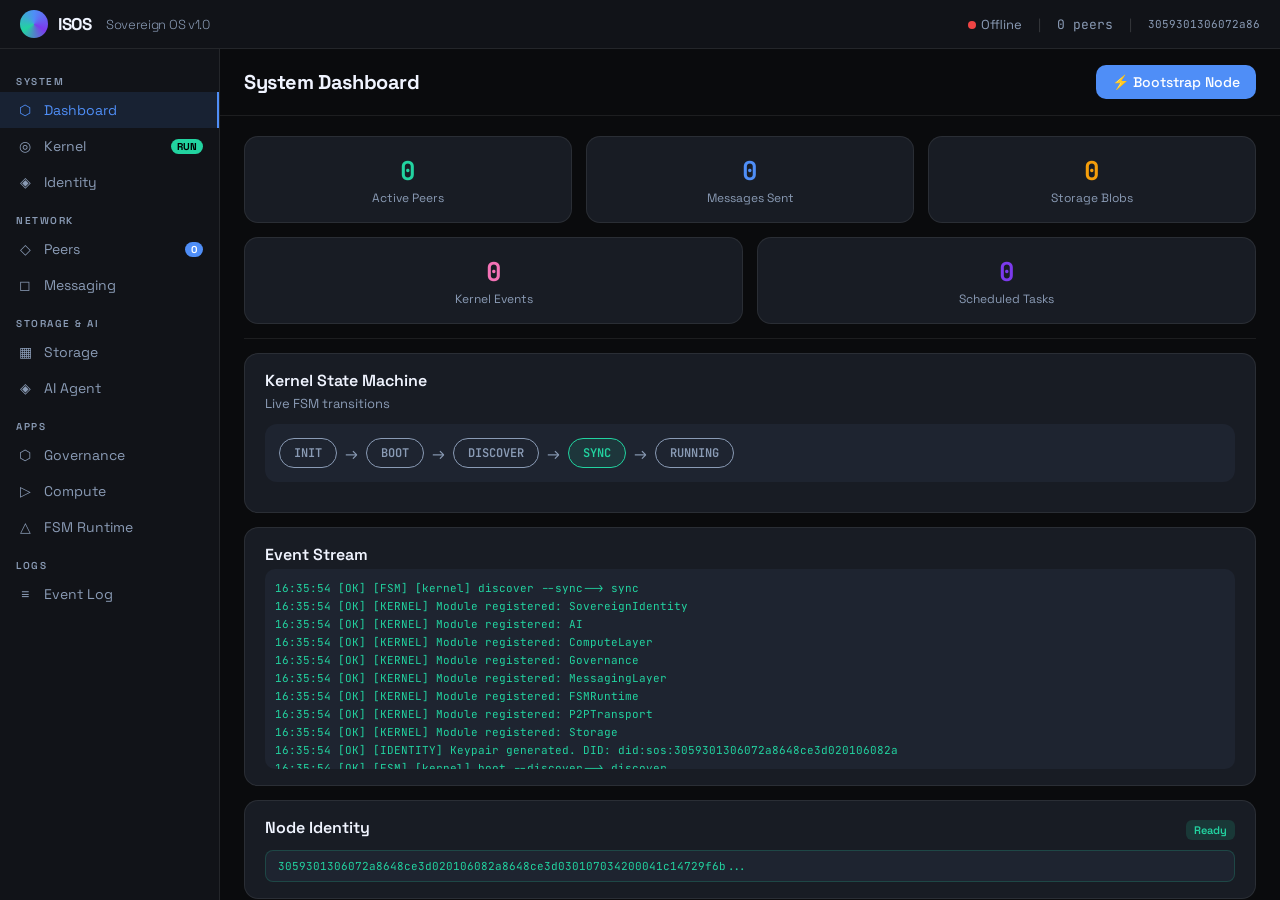
<file: index.html>
<!DOCTYPE html>
<html lang="en">
<head>
<meta charset="UTF-8">
<meta name="viewport" content="width=device-width, initial-scale=1.0">
<title>ISOS — I Am Sovereign Operating System v1.0</title>
<link rel="preconnect" href="https://fonts.googleapis.com">
<link href="https://fonts.googleapis.com/css2?family=Space+Grotesk:wght@300;400;500;600;700&family=JetBrains+Mono:wght@400;500&display=swap" rel="stylesheet">
<style>
  * { box-sizing: border-box; margin: 0; padding: 0; }

  :root {
    --bg: #0a0b0d;
    --surface: #111318;
    --surface2: #181c24;
    --surface3: #1e2430;
    --border: rgba(255,255,255,0.08);
    --border2: rgba(255,255,255,0.15);
    --text: #f0f4ff;
    --muted: #8a9bb5;
    --accent: #4f8ef7;
    --accent2: #7c3aed;
    --green: #22d3a0;
    --amber: #f59e0b;
    --red: #ef4444;
    --pink: #f472b6;
    --r: 14px;
    --r2: 20px;
  }

  body {
    background: var(--bg);
    color: var(--text);
    font-family: 'Space Grotesk', sans-serif;
    font-size: 15px;
    min-height: 100vh;
    overflow-x: hidden;
  }

  .os-shell {
    display: flex;
    flex-direction: column;
    height: 100vh;
    min-height: 700px;
  }

  .titlebar {
    display: flex;
    align-items: center;
    justify-content: space-between;
    padding: 10px 20px;
    background: var(--surface);
    border-bottom: 1px solid var(--border);
    flex-shrink: 0;
  }

  .titlebar-logo {
    display: flex;
    align-items: center;
    gap: 10px;
    font-weight: 700;
    font-size: 17px;
    letter-spacing: -0.3px;
  }

  .logo-orb {
    width: 28px; height: 28px;
    background: conic-gradient(from 0deg, var(--accent), var(--accent2), var(--green), var(--accent));
    border-radius: 50%;
    animation: spin 8s linear infinite;
  }

  @keyframes spin { to { transform: rotate(360deg); } }

  .titlebar-status {
    display: flex;
    align-items: center;
    gap: 16px;
    font-size: 13px;
    color: var(--muted);
  }

  .status-dot {
    width: 8px; height: 8px;
    border-radius: 50%;
    background: var(--red);
    display: inline-block;
    margin-right: 5px;
    transition: background 0.3s;
  }
  .status-dot.online { background: var(--green); box-shadow: 0 0 6px var(--green); }
  .status-dot.syncing { background: var(--amber); }

  .main-layout {
    display: flex;
    flex: 1;
    overflow: hidden;
  }

  .sidebar {
    width: 220px;
    background: var(--surface);
    border-right: 1px solid var(--border);
    display: flex;
    flex-direction: column;
    padding: 12px 0;
    flex-shrink: 0;
    overflow-y: auto;
  }

  .nav-section {
    padding: 6px 16px 4px;
    font-size: 10px;
    font-weight: 600;
    letter-spacing: 1.5px;
    text-transform: uppercase;
    color: var(--muted);
    margin-top: 8px;
  }

  .nav-item {
    display: flex;
    align-items: center;
    gap: 10px;
    padding: 9px 16px;
    cursor: pointer;
    font-size: 14px;
    color: var(--muted);
    transition: all 0.15s;
  }

  .nav-item:hover { background: var(--surface2); color: var(--text); }

  .nav-item.active {
    background: rgba(79,142,247,0.12);
    color: var(--accent);
    border-right: 2px solid var(--accent);
  }

  .nav-icon {
    width: 18px; height: 18px;
    display: flex;
    align-items: center;
    justify-content: center;
    font-size: 14px;
    flex-shrink: 0;
  }

  .badge {
    margin-left: auto;
    background: var(--accent);
    color: white;
    font-size: 10px;
    font-weight: 700;
    border-radius: 20px;
    padding: 1px 6px;
    min-width: 18px;
    text-align: center;
  }

  .badge.green { background: var(--green); color: #000; }
  .badge.amber { background: var(--amber); color: #000; }

  .content-area {
    flex: 1;
    overflow: hidden;
    display: flex;
    flex-direction: column;
  }

  .panel {
    display: none;
    flex-direction: column;
    height: 100%;
    overflow: hidden;
  }

  .panel.active { display: flex; }

  .panel-header {
    padding: 16px 24px;
    border-bottom: 1px solid var(--border);
    display: flex;
    align-items: center;
    justify-content: space-between;
    flex-shrink: 0;
  }

  .panel-title {
    font-size: 20px;
    font-weight: 700;
    letter-spacing: -0.4px;
  }

  .panel-body {
    flex: 1;
    overflow-y: auto;
    padding: 20px 24px;
  }

  .panel-body::-webkit-scrollbar { width: 4px; }
  .panel-body::-webkit-scrollbar-track { background: transparent; }
  .panel-body::-webkit-scrollbar-thumb { background: var(--border2); border-radius: 2px; }

  .btn {
    padding: 8px 16px;
    border-radius: 10px;
    border: none;
    cursor: pointer;
    font-family: inherit;
    font-size: 14px;
    font-weight: 500;
    transition: all 0.15s;
  }

  .btn-primary { background: var(--accent); color: white; }
  .btn-primary:hover { background: #6fa3f9; transform: translateY(-1px); }

  .btn-ghost {
    background: var(--surface3);
    color: var(--text);
    border: 1px solid var(--border2);
  }
  .btn-ghost:hover { background: var(--surface2); }

  .btn-danger {
    background: rgba(239,68,68,0.15);
    color: var(--red);
    border: 1px solid rgba(239,68,68,0.3);
  }

  .card {
    background: var(--surface2);
    border: 1px solid var(--border);
    border-radius: var(--r);
    padding: 16px 20px;
    margin-bottom: 14px;
  }

  .card-title { font-size: 16px; font-weight: 600; margin-bottom: 4px; }
  .card-sub { font-size: 13px; color: var(--muted); }

  .grid-2 { display: grid; grid-template-columns: 1fr 1fr; gap: 14px; margin-bottom: 14px; }
  .grid-3 { display: grid; grid-template-columns: 1fr 1fr 1fr; gap: 14px; margin-bottom: 14px; }

  .stat-box {
    background: var(--surface2);
    border: 1px solid var(--border);
    border-radius: var(--r);
    padding: 16px;
    text-align: center;
  }

  .stat-num { font-size: 26px; font-weight: 700; letter-spacing: -0.5px; font-family: 'JetBrains Mono', monospace; }
  .stat-label { font-size: 12px; color: var(--muted); margin-top: 2px; }

  .mono { font-family: 'JetBrains Mono', monospace; font-size: 12px; }

  .tag { display: inline-block; padding: 3px 8px; border-radius: 6px; font-size: 11px; font-weight: 600; }
  .tag-blue { background: rgba(79,142,247,0.15); color: #7fb5ff; }
  .tag-green { background: rgba(34,211,160,0.15); color: var(--green); }
  .tag-amber { background: rgba(245,158,11,0.15); color: var(--amber); }
  .tag-red { background: rgba(239,68,68,0.15); color: var(--red); }
  .tag-purple { background: rgba(124,58,237,0.15); color: #a78bfa; }
  .tag-pink { background: rgba(244,114,182,0.15); color: var(--pink); }

  input[type=text], input[type=password], textarea, select {
    width: 100%;
    background: var(--surface3);
    border: 1px solid var(--border2);
    border-radius: 10px;
    color: var(--text);
    font-family: inherit;
    font-size: 14px;
    padding: 10px 14px;
    outline: none;
    transition: border 0.15s;
  }
  input[type=text]:focus, textarea:focus, select:focus { border-color: var(--accent); }
  textarea { resize: vertical; min-height: 80px; }
  select option { background: var(--surface); }

  .msg-bubble { padding: 10px 14px; border-radius: 14px; max-width: 70%; font-size: 14px; line-height: 1.5; margin-bottom: 8px; }
  .msg-out { background: rgba(79,142,247,0.2); border: 1px solid rgba(79,142,247,0.3); margin-left: auto; }
  .msg-in { background: var(--surface2); border: 1px solid var(--border); }
  .msg-meta { font-size: 11px; color: var(--muted); margin-top: 2px; }
  .msg-wrap-out { display: flex; flex-direction: column; align-items: flex-end; }
  .msg-wrap-in { display: flex; flex-direction: column; align-items: flex-start; }

  .log-entry {
    font-family: 'JetBrains Mono', monospace;
    font-size: 12px;
    padding: 4px 0;
    border-bottom: 1px solid var(--border);
    display: flex;
    gap: 12px;
    align-items: flex-start;
  }
  .log-time { color: var(--muted); flex-shrink: 0; }
  .log-level { flex-shrink: 0; min-width: 48px; }
  .log-msg { color: var(--text); word-break: break-all; }

  .peer-item {
    display: flex;
    align-items: center;
    gap: 12px;
    padding: 12px;
    background: var(--surface2);
    border: 1px solid var(--border);
    border-radius: 12px;
    margin-bottom: 10px;
  }

  .peer-avatar {
    width: 36px; height: 36px;
    border-radius: 50%;
    display: flex;
    align-items: center;
    justify-content: center;
    font-size: 13px;
    font-weight: 700;
    flex-shrink: 0;
  }

  .progress-bar { height: 6px; background: var(--surface3); border-radius: 3px; overflow: hidden; margin-top: 6px; }
  .progress-fill { height: 100%; border-radius: 3px; transition: width 0.3s; background: var(--accent); }

  .fsm-state {
    display: inline-flex;
    align-items: center;
    gap: 6px;
    padding: 6px 12px;
    border-radius: 8px;
    font-size: 13px;
    font-weight: 600;
    font-family: 'JetBrains Mono', monospace;
  }

  .divider { height: 1px; background: var(--border); margin: 14px 0; }
  .input-row { display: flex; gap: 8px; margin-bottom: 14px; }
  .input-row input { flex: 1; }

  .chat-messages {
    flex: 1;
    overflow-y: auto;
    padding: 16px 20px;
    display: flex;
    flex-direction: column;
  }
  .chat-messages::-webkit-scrollbar { width: 3px; }
  .chat-messages::-webkit-scrollbar-thumb { background: var(--border2); }

  .chat-input-bar {
    padding: 14px 20px;
    border-top: 1px solid var(--border);
    display: flex;
    gap: 10px;
    flex-shrink: 0;
  }

  .ai-response {
    background: var(--surface2);
    border: 1px solid var(--border);
    border-radius: 14px;
    padding: 14px 18px;
    margin-bottom: 14px;
    font-size: 14px;
    line-height: 1.65;
    border-left: 3px solid var(--accent2);
  }

  .ai-thinking { display: flex; gap: 5px; align-items: center; color: var(--muted); font-size: 13px; }

  .dot-pulse span {
    display: inline-block;
    width: 5px; height: 5px;
    border-radius: 50%;
    background: var(--accent);
    animation: pulse 1.2s infinite;
  }
  .dot-pulse span:nth-child(2) { animation-delay: 0.2s; }
  .dot-pulse span:nth-child(3) { animation-delay: 0.4s; }

  @keyframes pulse {
    0%, 80%, 100% { transform: scale(0.6); opacity: 0.4; }
    40% { transform: scale(1); opacity: 1; }
  }

  .storage-bar { display: flex; height: 20px; border-radius: 8px; overflow: hidden; margin: 8px 0; gap: 2px; }
  .storage-seg { height: 100%; transition: flex 0.5s; border-radius: 6px; }

  .vote-option {
    display: flex;
    align-items: center;
    gap: 10px;
    padding: 10px 14px;
    background: var(--surface3);
    border: 1px solid var(--border);
    border-radius: 10px;
    margin-bottom: 8px;
    cursor: pointer;
    transition: all 0.15s;
  }
  .vote-option:hover { border-color: var(--accent); }
  .vote-option.voted { border-color: var(--green); background: rgba(34,211,160,0.08); }
  .vote-bar { flex: 1; height: 6px; background: var(--surface); border-radius: 3px; overflow: hidden; }
  .vote-fill { height: 100%; background: var(--green); border-radius: 3px; transition: width 0.5s; }

  .task-item {
    display: flex;
    align-items: center;
    gap: 10px;
    padding: 10px;
    background: var(--surface2);
    border: 1px solid var(--border);
    border-radius: 10px;
    margin-bottom: 8px;
    font-size: 13px;
  }

  .identity-box {
    background: var(--surface2);
    border: 1px solid rgba(79,142,247,0.3);
    border-radius: var(--r2);
    padding: 20px;
    position: relative;
    overflow: hidden;
    margin-bottom: 14px;
  }

  .identity-glow {
    position: absolute;
    top: -40px; right: -40px;
    width: 120px; height: 120px;
    border-radius: 50%;
    background: radial-gradient(circle, rgba(79,142,247,0.15) 0%, transparent 70%);
    pointer-events: none;
  }

  .event-stream { height: 200px; overflow-y: auto; background: var(--surface3); border-radius: 10px; padding: 10px; }
  .event-stream::-webkit-scrollbar { width: 3px; }
  .event-stream::-webkit-scrollbar-thumb { background: var(--border2); }

  .event-line { font-family: 'JetBrains Mono', monospace; font-size: 11px; padding: 2px 0; color: var(--muted); opacity: 0; animation: fadeIn 0.3s forwards; }
  @keyframes fadeIn { to { opacity: 1; } }

  .compute-job {
    display: flex;
    align-items: center;
    gap: 12px;
    padding: 12px;
    background: var(--surface2);
    border: 1px solid var(--border);
    border-radius: 10px;
    margin-bottom: 8px;
  }

  .fsm-diagram { display: flex; align-items: center; gap: 8px; flex-wrap: wrap; padding: 14px; background: var(--surface3); border-radius: 12px; margin-bottom: 14px; }

  .fsm-node {
    padding: 6px 14px;
    border-radius: 20px;
    font-size: 12px;
    font-weight: 600;
    font-family: 'JetBrains Mono', monospace;
    border: 1.5px solid;
    cursor: pointer;
    transition: all 0.2s;
  }

  .fsm-arrow { color: var(--muted); font-size: 16px; }

  .hash-display {
    font-family: 'JetBrains Mono', monospace;
    font-size: 11px;
    color: var(--green);
    word-break: break-all;
    background: var(--surface3);
    padding: 8px 12px;
    border-radius: 8px;
    border: 1px solid rgba(34,211,160,0.2);
  }

  .modal-overlay {
    display: none;
    position: fixed;
    inset: 0;
    background: rgba(0,0,0,0.7);
    z-index: 1000;
    align-items: center;
    justify-content: center;
  }
  .modal-overlay.open { display: flex; }

  .modal {
    background: var(--surface);
    border: 1px solid var(--border2);
    border-radius: 20px;
    padding: 28px;
    width: 480px;
    max-width: 95vw;
  }

  .modal-title { font-size: 20px; font-weight: 700; margin-bottom: 16px; }
  .form-label { font-size: 12px; color: var(--muted); margin-bottom: 6px; font-weight: 500; text-transform: uppercase; letter-spacing: 0.5px; display: block; }
  .form-group { margin-bottom: 14px; }

  .notification-toast {
    position: fixed;
    bottom: 24px;
    right: 24px;
    background: var(--surface);
    border: 1px solid var(--border2);
    border-radius: 12px;
    padding: 12px 18px;
    font-size: 13px;
    z-index: 9999;
    transform: translateY(80px);
    opacity: 0;
    transition: all 0.3s;
    display: flex;
    align-items: center;
    gap: 10px;
    max-width: 300px;
    box-shadow: 0 8px 32px rgba(0,0,0,0.5);
  }
  .notification-toast.show { transform: translateY(0); opacity: 1; }

  @media (max-width: 768px) {
    .sidebar { width: 56px; }
    .nav-section, .nav-item span:not(.nav-icon), .badge { display: none; }
    .grid-2, .grid-3 { grid-template-columns: 1fr; }
  }
</style>
</head>
<body>

<div class="os-shell">
  <div class="titlebar">
    <div class="titlebar-logo">
      <div class="logo-orb"></div>
      ISOS <span style="color:var(--muted);font-weight:300;font-size:13px;margin-left:4px;">Sovereign OS v1.0</span>
    </div>
    <div class="titlebar-status">
      <span><span class="status-dot" id="netDot"></span><span id="netLabel">Offline</span></span>
      <span style="color:rgba(255,255,255,0.15)">|</span>
      <span id="peerCount" style="font-family:'JetBrains Mono',monospace">0 peers</span>
      <span style="color:rgba(255,255,255,0.15)">|</span>
      <span id="nodeId" style="font-family:'JetBrains Mono',monospace;font-size:11px;color:var(--muted)">Generating ID...</span>
    </div>
  </div>

  <div class="main-layout">
    <div class="sidebar">
      <div class="nav-section">System</div>
      <div class="nav-item active" onclick="showPanel('dashboard',this)">
        <div class="nav-icon">⬡</div> Dashboard
      </div>
      <div class="nav-item" onclick="showPanel('kernel',this)">
        <div class="nav-icon">◎</div> Kernel
        <span class="badge green" id="kernelBadge">RUN</span>
      </div>
      <div class="nav-item" onclick="showPanel('identity',this)">
        <div class="nav-icon">◈</div> Identity
      </div>
      <div class="nav-section">Network</div>
      <div class="nav-item" onclick="showPanel('peers',this)">
        <div class="nav-icon">◇</div> Peers
        <span class="badge" id="peersBadge">0</span>
      </div>
      <div class="nav-item" onclick="showPanel('messaging',this)">
        <div class="nav-icon">◻</div> Messaging
        <span class="badge" id="msgBadge" style="display:none">!</span>
      </div>
      <div class="nav-section">Storage & AI</div>
      <div class="nav-item" onclick="showPanel('storage',this)">
        <div class="nav-icon">▦</div> Storage
      </div>
      <div class="nav-item" onclick="showPanel('ai',this)">
        <div class="nav-icon">◈</div> AI Agent
      </div>
      <div class="nav-section">Apps</div>
      <div class="nav-item" onclick="showPanel('governance',this)">
        <div class="nav-icon">⬡</div> Governance
      </div>
      <div class="nav-item" onclick="showPanel('compute',this)">
        <div class="nav-icon">▷</div> Compute
      </div>
      <div class="nav-item" onclick="showPanel('fsm',this)">
        <div class="nav-icon">△</div> FSM Runtime
      </div>
      <div class="nav-section">Logs</div>
      <div class="nav-item" onclick="showPanel('logs',this)">
        <div class="nav-icon">≡</div> Event Log
      </div>
    </div>

    <div class="content-area">

      <!-- DASHBOARD -->
      <div class="panel active" id="panel-dashboard">
        <div class="panel-header">
          <div class="panel-title">System Dashboard</div>
          <button class="btn btn-primary" onclick="SovereignKernel.bootstrap()">⚡ Bootstrap Node</button>
        </div>
        <div class="panel-body">
          <div class="grid-3">
            <div class="stat-box"><div class="stat-num" style="color:var(--green)" id="dash-peers">0</div><div class="stat-label">Active Peers</div></div>
            <div class="stat-box"><div class="stat-num" style="color:var(--accent)" id="dash-msgs">0</div><div class="stat-label">Messages Sent</div></div>
            <div class="stat-box"><div class="stat-num" style="color:var(--amber)" id="dash-blobs">0</div><div class="stat-label">Storage Blobs</div></div>
          </div>
          <div class="grid-2">
            <div class="stat-box"><div class="stat-num" style="color:var(--pink)" id="dash-events">0</div><div class="stat-label">Kernel Events</div></div>
            <div class="stat-box"><div class="stat-num" style="color:var(--accent2)" id="dash-tasks">0</div><div class="stat-label">Scheduled Tasks</div></div>
          </div>
          <div class="divider"></div>
          <div class="card">
            <div class="card-title">Kernel State Machine</div>
            <div class="card-sub" style="margin-bottom:12px">Live FSM transitions</div>
            <div class="fsm-diagram">
              <div class="fsm-node" id="fsm-init" style="border-color:var(--muted);color:var(--muted)">INIT</div>
              <div class="fsm-arrow">→</div>
              <div class="fsm-node" id="fsm-boot" style="border-color:var(--muted);color:var(--muted)">BOOT</div>
              <div class="fsm-arrow">→</div>
              <div class="fsm-node" id="fsm-disco" style="border-color:var(--muted);color:var(--muted)">DISCOVER</div>
              <div class="fsm-arrow">→</div>
              <div class="fsm-node" id="fsm-sync" style="border-color:var(--muted);color:var(--muted)">SYNC</div>
              <div class="fsm-arrow">→</div>
              <div class="fsm-node" id="fsm-run" style="border-color:var(--muted);color:var(--muted)">RUNNING</div>
            </div>
          </div>
          <div class="card">
            <div class="card-title">Event Stream</div>
            <div class="event-stream" id="dashEvents"></div>
          </div>
          <div class="card">
            <div style="display:flex;align-items:center;justify-content:space-between;margin-bottom:8px">
              <div class="card-title">Node Identity</div>
              <span class="tag tag-blue" id="idStatus">Generating...</span>
            </div>
            <div class="hash-display" id="pubKeyDisplay">Generating keypair...</div>
          </div>
        </div>
      </div>

      <!-- KERNEL -->
      <div class="panel" id="panel-kernel">
        <div class="panel-header">
          <div class="panel-title">Sovereign Kernel</div>
          <div style="display:flex;gap:8px">
            <button class="btn btn-ghost" onclick="SovereignKernel.election()">⚡ Election</button>
            <button class="btn btn-primary" onclick="dispatchCustomEvent()">Dispatch Event</button>
          </div>
        </div>
        <div class="panel-body">
          <div class="grid-2">
            <div class="card">
              <div class="card-title">Kernel State</div>
              <div style="margin-top:10px">
                <div style="display:flex;justify-content:space-between;margin-bottom:6px;font-size:13px">
                  <span style="color:var(--muted)">FSM State</span>
                  <span class="fsm-state" id="kernelFSMState" style="background:rgba(34,211,160,0.1);border-color:var(--green);color:var(--green)">INIT</span>
                </div>
                <div style="display:flex;justify-content:space-between;margin-bottom:6px;font-size:13px">
                  <span style="color:var(--muted)">Leader</span>
                  <span id="leaderDisplay" class="mono" style="color:var(--amber)">none</span>
                </div>
                <div style="display:flex;justify-content:space-between;margin-bottom:6px;font-size:13px">
                  <span style="color:var(--muted)">Uptime</span>
                  <span id="uptimeDisplay" class="mono" style="color:var(--accent)">0s</span>
                </div>
                <div style="display:flex;justify-content:space-between;font-size:13px">
                  <span style="color:var(--muted)">Events dispatched</span>
                  <span id="eventCount" class="mono" style="color:var(--pink)">0</span>
                </div>
              </div>
            </div>
            <div class="card">
              <div class="card-title">Registered Modules</div>
              <div id="moduleList" style="margin-top:10px"></div>
            </div>
          </div>
          <div class="card">
            <div class="card-title" style="margin-bottom:12px">Dispatch Custom Event</div>
            <div class="input-row">
              <input type="text" id="evtType" placeholder="Event type (e.g. user:login)">
              <input type="text" id="evtPayload" placeholder="JSON payload" style="flex:2">
              <button class="btn btn-primary" onclick="dispatchCustomEvent()">Send</button>
            </div>
          </div>
          <div class="card">
            <div class="card-title" style="margin-bottom:10px">Task Scheduler</div>
            <div class="input-row">
              <input type="text" id="taskCode" placeholder="JS expression (e.g. 2**10)" style="flex:1">
              <input type="text" id="taskDelay" placeholder="Delay ms" style="width:100px">
              <button class="btn btn-ghost" onclick="scheduleTask()">Schedule</button>
            </div>
            <div id="scheduledTasks"></div>
          </div>
          <div class="card">
            <div class="card-title" style="margin-bottom:10px">Raw Kernel State</div>
            <pre id="rawKernelState" style="font-family:'JetBrains Mono',monospace;font-size:11px;color:var(--muted);white-space:pre-wrap;word-break:break-all;"></pre>
          </div>
        </div>
      </div>

      <!-- IDENTITY -->
      <div class="panel" id="panel-identity">
        <div class="panel-header">
          <div class="panel-title">Self-Sovereign Identity</div>
          <button class="btn btn-ghost" onclick="SovereignIdentity.regenerate()">↺ Regenerate</button>
        </div>
        <div class="panel-body">
          <div class="identity-box">
            <div class="identity-glow"></div>
            <div style="display:flex;align-items:center;gap:16px;margin-bottom:20px">
              <div style="width:56px;height:56px;border-radius:50%;background:conic-gradient(from 0deg,var(--accent),var(--accent2),var(--green));display:flex;align-items:center;justify-content:center;font-size:22px;font-weight:700" id="idAvatar">?</div>
              <div>
                <div style="font-size:20px;font-weight:700" id="idAlias">Loading...</div>
                <div style="font-size:13px;color:var(--muted)">Sovereign Node Identity</div>
              </div>
            </div>
            <div class="form-group">
              <div class="form-label">Node ID (DID)</div>
              <div class="hash-display" id="didDisplay"></div>
            </div>
            <div class="form-group">
              <div class="form-label">Public Key (ECDSA P-256 / SubtleCrypto)</div>
              <div class="hash-display" id="pubkeyFull"></div>
            </div>
            <div class="form-group">
              <div class="form-label">Private Key (never leaves device)</div>
              <div style="font-family:'JetBrains Mono',monospace;font-size:11px;color:var(--red);background:var(--surface3);padding:8px 12px;border-radius:8px;border:1px solid rgba(239,68,68,0.2)">[SEALED — stored in IndexedDB, non-exportable]</div>
            </div>
            <div class="grid-3">
              <div class="stat-box"><div class="stat-num" style="color:var(--green)" id="idRep">100</div><div class="stat-label">Reputation</div></div>
              <div class="stat-box"><div class="stat-num" style="color:var(--accent)" id="idMsgCount">0</div><div class="stat-label">Signed Messages</div></div>
              <div class="stat-box"><div class="stat-num" style="color:var(--amber)" id="idAge">0s</div><div class="stat-label">Identity Age</div></div>
            </div>
          </div>
          <div class="card">
            <div class="card-title" style="margin-bottom:12px">Sign & Verify Message</div>
            <div class="form-group">
              <div class="form-label">Message to Sign</div>
              <textarea id="signInput" placeholder="Type any message..."></textarea>
            </div>
            <button class="btn btn-primary" onclick="SovereignIdentity.signAndVerify()" style="margin-bottom:12px">Sign Message</button>
            <div id="signResult" style="display:none">
              <div class="form-label">Signature</div>
              <div class="hash-display" id="sigDisplay"></div>
              <div style="margin-top:8px;display:flex;align-items:center;gap:8px">
                <span class="tag tag-green">✓ Verified</span>
                <span style="font-size:13px;color:var(--muted)">Signature valid against your public key</span>
              </div>
            </div>
          </div>
          <div class="card">
            <div class="card-title" style="margin-bottom:12px">Permissions & Roles</div>
            <div id="rolesDisplay"></div>
          </div>
        </div>
      </div>

      <!-- PEERS -->
      <div class="panel" id="panel-peers">
        <div class="panel-header">
          <div class="panel-title">P2P Network</div>
          <div style="display:flex;gap:8px">
            <button class="btn btn-ghost" onclick="P2PTransport.discover()">◎ Discover</button>
            <button class="btn btn-primary" onclick="openModal('connectModal')">+ Connect Peer</button>
          </div>
        </div>
        <div class="panel-body">
          <div class="card">
            <div class="card-title">Transport Stack</div>
            <div style="margin-top:10px;display:flex;flex-wrap:wrap;gap:8px" id="transportStack"></div>
          </div>
          <div class="grid-2">
            <div class="card">
              <div class="card-title">Network Stats</div>
              <div style="margin-top:8px">
                <div style="display:flex;justify-content:space-between;font-size:13px;padding:4px 0;border-bottom:1px solid var(--border)"><span style="color:var(--muted)">Connected</span><span id="netConnected" class="mono">0</span></div>
                <div style="display:flex;justify-content:space-between;font-size:13px;padding:4px 0;border-bottom:1px solid var(--border)"><span style="color:var(--muted)">Known peers</span><span id="netKnown" class="mono">0</span></div>
                <div style="display:flex;justify-content:space-between;font-size:13px;padding:4px 0;border-bottom:1px solid var(--border)"><span style="color:var(--muted)">Msgs routed</span><span id="netRouted" class="mono">0</span></div>
                <div style="display:flex;justify-content:space-between;font-size:13px;padding:4px 0"><span style="color:var(--muted)">Gossip fanout</span><span class="mono">3</span></div>
              </div>
            </div>
            <div class="card">
              <div class="card-title">Gossip Protocol</div>
              <div style="margin-top:10px;font-size:13px;color:var(--muted);line-height:1.6">Epidemic broadcast with dedup via message ID set. Each node forwards to <span style="color:var(--accent)">3</span> random peers. TTL: <span style="color:var(--amber)">8</span> hops max.</div>
              <button class="btn btn-ghost" style="margin-top:10px;font-size:12px" onclick="P2PTransport.gossip('test:ping',{ts:Date.now()})">Gossip Ping</button>
            </div>
          </div>
          <div id="peerList"></div>
          <div id="noPeers" style="text-align:center;padding:40px;color:var(--muted);font-size:14px">No peers connected. Click "Discover" or "Connect Peer".</div>
        </div>
      </div>

      <!-- MESSAGING -->
      <div class="panel" id="panel-messaging">
        <div class="panel-header">
          <div class="panel-title">Sovereign Messaging</div>
          <button class="btn btn-ghost" onclick="openModal('newChatModal')">+ New Chat</button>
        </div>
        <div style="display:flex;flex:1;overflow:hidden">
          <div style="width:220px;border-right:1px solid var(--border);overflow-y:auto;flex-shrink:0">
            <div id="chatList" style="padding:8px"></div>
          </div>
          <div style="flex:1;display:flex;flex-direction:column;overflow:hidden">
            <div style="flex:1;display:flex;align-items:center;justify-content:center;color:var(--muted);font-size:14px" id="noChatSelected">Select a conversation or start a new one</div>
            <div id="activeChat" style="display:none;flex:1;flex-direction:column;overflow:hidden">
              <div style="padding:12px 16px;border-bottom:1px solid var(--border);display:flex;align-items:center;gap:10px">
                <div style="width:32px;height:32px;border-radius:50%;background:var(--accent2);display:flex;align-items:center;justify-content:center;font-size:13px;font-weight:700" id="chatAvatar">?</div>
                <div>
                  <div style="font-weight:600;font-size:14px" id="chatName">?</div>
                  <div style="font-size:11px;color:var(--muted)" id="chatStatus">offline</div>
                </div>
              </div>
              <div class="chat-messages" id="chatMessages"></div>
              <div class="chat-input-bar">
                <input type="text" id="msgInput" placeholder="Type a message... (encrypted)" style="flex:1" onkeydown="if(event.key==='Enter')sendChatMessage()">
                <button class="btn btn-primary" onclick="sendChatMessage()">Send</button>
              </div>
            </div>
          </div>
        </div>
      </div>

      <!-- STORAGE -->
      <div class="panel" id="panel-storage">
        <div class="panel-header">
          <div class="panel-title">Distributed Storage</div>
          <button class="btn btn-primary" onclick="openModal('storeModal')">+ Store Blob</button>
        </div>
        <div class="panel-body">
          <div class="card">
            <div class="card-title" style="margin-bottom:8px">Storage Allocation</div>
            <div class="storage-bar" id="storageBar">
              <div class="storage-seg" style="flex:0;background:var(--accent)"></div>
              <div class="storage-seg" style="flex:1;background:var(--surface3)"></div>
            </div>
            <div style="display:flex;justify-content:space-between;font-size:12px;color:var(--muted)">
              <span id="storageUsed">0 KB used</span><span>5 MB quota</span>
            </div>
          </div>
          <div class="grid-3" style="margin-bottom:14px">
            <div class="stat-box"><div class="stat-num" style="color:var(--accent)" id="blobCount">0</div><div class="stat-label">Blobs stored</div></div>
            <div class="stat-box"><div class="stat-num" style="color:var(--green)" id="pinnedCount">0</div><div class="stat-label">Pinned</div></div>
            <div class="stat-box"><div class="stat-num" style="color:var(--amber)" id="replicaCount">0</div><div class="stat-label">Replicated</div></div>
          </div>
          <div class="card">
            <div class="card-title" style="margin-bottom:10px">Content-Addressed Store</div>
            <div id="blobList"></div>
            <div id="noBlobsMsg" style="font-size:13px;color:var(--muted);text-align:center;padding:20px">No blobs stored yet</div>
          </div>
        </div>
      </div>

      <!-- AI -->
      <div class="panel" id="panel-ai">
        <div class="panel-header">
          <div class="panel-title">AI Agent (Ollama)</div>
          <div style="display:flex;gap:8px;align-items:center">
            <span id="ollamaStatus" class="tag tag-amber">Checking...</span>
            <button class="btn btn-ghost" onclick="AI.checkOllama()">⟳ Check</button>
          </div>
        </div>
        <div class="panel-body">
          <div class="card">
            <div class="card-title">Ollama Connection</div>
            <div style="margin-top:8px;font-size:13px;color:var(--muted)">Connects to local Ollama at <span class="mono" style="color:var(--accent)">http://localhost:11434</span>. Install Ollama and run: <span class="mono">ollama run llama3.2</span></div>
            <div style="margin-top:10px;display:flex;gap:8px;align-items:center">
              <input type="text" id="ollamaModel" value="llama3.2" style="width:160px">
              <button class="btn btn-primary" onclick="AI.checkOllama()">Connect</button>
            </div>
            <div id="ollamaModels" style="margin-top:10px"></div>
          </div>
          <div class="card">
            <div class="card-title" style="margin-bottom:12px">AI Chat / Agent</div>
            <div id="aiMessages" style="min-height:120px;max-height:300px;overflow-y:auto;margin-bottom:12px;display:flex;flex-direction:column;gap:10px"></div>
            <div class="input-row">
              <input type="text" id="aiInput" placeholder="Ask the AI agent..." style="flex:1" onkeydown="if(event.key==='Enter')AI.chat()">
              <button class="btn btn-primary" onclick="AI.chat()" id="aiSendBtn">Ask</button>
            </div>
          </div>
          <div class="card">
            <div class="card-title" style="margin-bottom:10px">Multi-Agent Tasks</div>
            <div style="font-size:13px;color:var(--muted);margin-bottom:12px">Decompose complex tasks across Planner, Builder, Auditor, Executor, Optimizer agents.</div>
            <div class="input-row">
              <input type="text" id="agentTask" placeholder="e.g. build a messaging protocol" style="flex:1">
              <button class="btn btn-ghost" onclick="AI.runAgent()" id="agentBtn">Run Agents</button>
            </div>
            <div id="agentOutput"></div>
          </div>
          <div class="card">
            <div class="card-title" style="margin-bottom:10px">Embeddings</div>
            <div class="input-row">
              <input type="text" id="embedInput" placeholder="Text to embed..." style="flex:1">
              <button class="btn btn-ghost" onclick="AI.embed()">Embed</button>
            </div>
            <div id="embedResult"></div>
          </div>
        </div>
      </div>

      <!-- GOVERNANCE -->
      <div class="panel" id="panel-governance">
        <div class="panel-header">
          <div class="panel-title">Governance</div>
          <button class="btn btn-primary" onclick="openModal('proposalModal')">+ New Proposal</button>
        </div>
        <div class="panel-body">
          <div class="grid-2">
            <div class="stat-box"><div class="stat-num" style="color:var(--accent)" id="propCount">0</div><div class="stat-label">Proposals</div></div>
            <div class="stat-box"><div class="stat-num" style="color:var(--green)" id="voteCount">0</div><div class="stat-label">Total votes cast</div></div>
          </div>
          <div id="proposalList"></div>
          <div id="noProposals" style="text-align:center;padding:40px;color:var(--muted);font-size:14px">No proposals yet. Create one to govern the network.</div>
        </div>
      </div>

      <!-- COMPUTE -->
      <div class="panel" id="panel-compute">
        <div class="panel-header">
          <div class="panel-title">Distributed Compute</div>
          <button class="btn btn-primary" onclick="openModal('computeModal')">+ Submit Job</button>
        </div>
        <div class="panel-body">
          <div class="grid-3">
            <div class="stat-box"><div class="stat-num" style="color:var(--green)" id="cpuUsage">--</div><div class="stat-label">CPU Utilization</div></div>
            <div class="stat-box"><div class="stat-num" style="color:var(--accent)" id="jobsQueued">0</div><div class="stat-label">Jobs Queued</div></div>
            <div class="stat-box"><div class="stat-num" style="color:var(--amber)" id="jobsDone">0</div><div class="stat-label">Jobs Done</div></div>
          </div>
          <div id="jobList"></div>
          <div id="noJobs" style="text-align:center;padding:40px;color:var(--muted);font-size:14px">No compute jobs queued.</div>
        </div>
      </div>

      <!-- FSM RUNTIME -->
      <div class="panel" id="panel-fsm">
        <div class="panel-header">
          <div class="panel-title">FSM Runtime</div>
          <button class="btn btn-primary" onclick="openModal('fsmModal')">+ Create FSM</button>
        </div>
        <div class="panel-body">
          <div class="card">
            <div class="card-title" style="margin-bottom:10px">Kernel FSM</div>
            <div id="kernelFSMViz"></div>
          </div>
          <div id="customFSMs"></div>
        </div>
      </div>

      <!-- LOGS -->
      <div class="panel" id="panel-logs">
        <div class="panel-header">
          <div class="panel-title">Event Log</div>
          <div style="display:flex;gap:8px">
            <select id="logFilter" onchange="renderLogs()" style="width:120px">
              <option value="">All</option>
              <option value="KERNEL">KERNEL</option>
              <option value="P2P">P2P</option>
              <option value="STORAGE">STORAGE</option>
              <option value="AI">AI</option>
              <option value="IDENTITY">IDENTITY</option>
              <option value="MSG">MSG</option>
              <option value="GOVERNANCE">GOV</option>
              <option value="COMPUTE">COMPUTE</option>
            </select>
            <button class="btn btn-ghost" onclick="SOS.logs=[];renderLogs();showToast('Logs cleared')">Clear</button>
          </div>
        </div>
        <div class="panel-body" style="padding:0">
          <div id="logContainer" style="padding:0 24px"></div>
        </div>
      </div>

    </div>
  </div>
</div>

<!-- Modals -->
<div class="modal-overlay" id="connectModal">
  <div class="modal">
    <div class="modal-title">Connect to Peer</div>
    <div class="form-group">
      <label class="form-label">Peer ID or Signaling Offer (WebRTC)</label>
      <textarea id="peerConnectInput" placeholder="Paste peer offer JSON or peer node ID..."></textarea>
    </div>
    <div style="display:flex;gap:8px;justify-content:flex-end">
      <button class="btn btn-ghost" onclick="closeModal('connectModal')">Cancel</button>
      <button class="btn btn-primary" onclick="P2PTransport.connectToPeer()">Connect</button>
    </div>
  </div>
</div>

<div class="modal-overlay" id="storeModal">
  <div class="modal">
    <div class="modal-title">Store Blob</div>
    <div class="form-group">
      <label class="form-label">Key / Name</label>
      <input type="text" id="blobKey" placeholder="my-file.json">
    </div>
    <div class="form-group">
      <label class="form-label">Content (JSON, text, any data)</label>
      <textarea id="blobContent" placeholder='{"hello":"world"}'></textarea>
    </div>
    <div class="form-group">
      <label style="display:flex;align-items:center;gap:8px;font-size:13px;cursor:pointer">
        <input type="checkbox" id="blobEncrypt"> Encrypt blob with my key
      </label>
    </div>
    <div style="display:flex;gap:8px;justify-content:flex-end">
      <button class="btn btn-ghost" onclick="closeModal('storeModal')">Cancel</button>
      <button class="btn btn-primary" onclick="Storage.putFromUI()">Store</button>
    </div>
  </div>
</div>

<div class="modal-overlay" id="proposalModal">
  <div class="modal">
    <div class="modal-title">Create Proposal</div>
    <div class="form-group">
      <label class="form-label">Title</label>
      <input type="text" id="propTitle" placeholder="Increase gossip fanout to 5">
    </div>
    <div class="form-group">
      <label class="form-label">Description</label>
      <textarea id="propDesc" placeholder="Explain the change..."></textarea>
    </div>
    <div class="form-group">
      <label class="form-label">Options (comma separated)</label>
      <input type="text" id="propOptions" value="Yes,No,Abstain">
    </div>
    <div style="display:flex;gap:8px;justify-content:flex-end">
      <button class="btn btn-ghost" onclick="closeModal('proposalModal')">Cancel</button>
      <button class="btn btn-primary" onclick="Governance.createFromUI()">Submit</button>
    </div>
  </div>
</div>

<div class="modal-overlay" id="computeModal">
  <div class="modal">
    <div class="modal-title">Submit Compute Job</div>
    <div class="form-group">
      <label class="form-label">Job Name</label>
      <input type="text" id="jobName" placeholder="matrix-multiply">
    </div>
    <div class="form-group">
      <label class="form-label">JavaScript Code</label>
      <textarea id="jobCode" placeholder="// Your compute task&#10;return Array.from({length:1000},(_,i)=>i*i).reduce((a,b)=>a+b,0);" style="min-height:120px;font-family:'JetBrains Mono',monospace;font-size:12px"></textarea>
    </div>
    <div style="display:flex;gap:8px;justify-content:flex-end">
      <button class="btn btn-ghost" onclick="closeModal('computeModal')">Cancel</button>
      <button class="btn btn-primary" onclick="ComputeLayer.submitFromUI()">Run Job</button>
    </div>
  </div>
</div>

<div class="modal-overlay" id="fsmModal">
  <div class="modal">
    <div class="modal-title">Create FSM</div>
    <div class="form-group">
      <label class="form-label">FSM Name</label>
      <input type="text" id="fsmName" placeholder="my-process">
    </div>
    <div class="form-group">
      <label class="form-label">States (comma separated)</label>
      <input type="text" id="fsmStates" placeholder="idle,loading,ready,error">
    </div>
    <div class="form-group">
      <label class="form-label">Initial State</label>
      <input type="text" id="fsmInitial" placeholder="idle">
    </div>
    <div style="display:flex;gap:8px;justify-content:flex-end">
      <button class="btn btn-ghost" onclick="closeModal('fsmModal')">Cancel</button>
      <button class="btn btn-primary" onclick="FSMRuntime.createFromUI()">Create</button>
    </div>
  </div>
</div>

<div class="modal-overlay" id="newChatModal">
  <div class="modal">
    <div class="modal-title">New Chat</div>
    <div class="form-group">
      <label class="form-label">Recipient Name</label>
      <input type="text" id="newChatName" placeholder="Alice, Bob, ...">
    </div>
    <div style="display:flex;gap:8px;justify-content:flex-end">
      <button class="btn btn-ghost" onclick="closeModal('newChatModal')">Cancel</button>
      <button class="btn btn-primary" onclick="MessagingLayer.createChat()">Start Chat</button>
    </div>
  </div>
</div>

<div class="notification-toast" id="toast">
  <span id="toastIcon">✓</span>
  <span id="toastMsg"></span>
</div>

<script>
const SOS = { logs: [], stats: { events:0, msgs:0, blobs:0, tasks:0, peers:0 } };

function log(level, module, msg) {
  const entry = { time: new Date().toISOString().split('T')[1].split('.')[0], level, module, msg, id: Math.random().toString(36).slice(2) };
  SOS.logs.unshift(entry);
  if (SOS.logs.length > 500) SOS.logs.pop();
  if (document.getElementById('panel-logs').classList.contains('active')) renderLogs();
  addDashEvent(`[${level}] [${module}] ${msg}`);
}

function addDashEvent(txt) {
  const el = document.getElementById('dashEvents');
  if (!el) return;
  const line = document.createElement('div');
  line.className = 'event-line';
  line.style.color = txt.includes('ERROR') ? 'var(--red)' : txt.includes('WARN') ? 'var(--amber)' : 'var(--green)';
  line.textContent = new Date().toISOString().split('T')[1].split('.')[0] + ' ' + txt;
  el.insertBefore(line, el.firstChild);
  while (el.children.length > 50) el.removeChild(el.lastChild);
}

function renderLogs() {
  const filter = document.getElementById('logFilter').value;
  const filtered = filter ? SOS.logs.filter(l => l.module.includes(filter)) : SOS.logs;
  const container = document.getElementById('logContainer');
  container.innerHTML = filtered.slice(0, 200).map(l => {
    const col = l.level==='ERROR'?'var(--red)':l.level==='WARN'?'var(--amber)':l.level==='OK'?'var(--green)':'var(--accent)';
    return `<div class="log-entry"><span class="log-time">${l.time}</span><span class="log-level" style="color:${col}">${l.level}</span><span style="color:var(--pink);flex-shrink:0">[${l.module}]</span><span class="log-msg">${l.msg}</span></div>`;
  }).join('');
}

function showPanel(id, el) {
  document.querySelectorAll('.panel').forEach(p => p.classList.remove('active'));
  document.querySelectorAll('.nav-item').forEach(n => n.classList.remove('active'));
  document.getElementById('panel-' + id).classList.add('active');
  if (el) el.classList.add('active');
  if (id === 'logs') renderLogs();
  if (id === 'fsm') FSMRuntime.render();
}

function showToast(msg, icon='✓') {
  const t = document.getElementById('toast');
  document.getElementById('toastMsg').textContent = msg;
  document.getElementById('toastIcon').textContent = icon;
  t.classList.add('show');
  setTimeout(() => t.classList.remove('show'), 3000);
}

function openModal(id) { document.getElementById(id).classList.add('open'); }
function closeModal(id) { document.getElementById(id).classList.remove('open'); }

document.querySelectorAll('.modal-overlay').forEach(m => {
  m.addEventListener('click', e => { if (e.target === m) m.classList.remove('open'); });
});

// ===== IDENTITY =====
const SovereignIdentity = (() => {
  let state = { id:null, alias:null, publicKey:null, keyPair:null, did:null, reputation:100, msgCount:0, createdAt:Date.now() };

  function adjective() {
    const a=['Sovereign','Cryptic','Stellar','Quantum','Nexus','Cipher','Vector','Prism'];
    const b=['Node','Agent','Entity','Peer','Cell','Core','Link','Orb'];
    return a[Math.floor(Math.random()*a.length)]+b[Math.floor(Math.random()*b.length)];
  }

  async function generate() {
    try {
      const kp = await crypto.subtle.generateKey({name:'ECDSA',namedCurve:'P-256'},true,['sign','verify']);
      state.keyPair = kp;
      const exported = await crypto.subtle.exportKey('spki', kp.publicKey);
      const arr = new Uint8Array(exported);
      state.publicKey = Array.from(arr).map(b=>b.toString(16).padStart(2,'0')).join('');
      state.id = state.publicKey.slice(0,16);
      state.did = 'did:sos:' + state.publicKey.slice(0,32);
      state.alias = adjective();
      render();
      document.getElementById('nodeId').textContent = state.id;
      document.getElementById('pubKeyDisplay').textContent = state.publicKey.slice(0,64)+'...';
      document.getElementById('idStatus').textContent = 'Ready';
      document.getElementById('idStatus').className = 'tag tag-green';
      await saveToIndexedDB();
      log('OK','IDENTITY','Keypair generated. DID: '+state.did);
    } catch(e) { log('ERROR','IDENTITY','Key generation failed: '+e.message); }
  }

  async function saveToIndexedDB() {
    if (!window.indexedDB) return;
    try {
      const req = indexedDB.open('ISOS',2);
      req.onupgradeneeded = e => {
        const db = e.target.result;
        if (!db.objectStoreNames.contains('identity')) db.createObjectStore('identity');
        if (!db.objectStoreNames.contains('storage')) db.createObjectStore('storage');
        if (!db.objectStoreNames.contains('messages')) db.createObjectStore('messages',{autoIncrement:true});
      };
      req.onsuccess = e => {
        const db = e.target.result;
        const tx = db.transaction('identity','readwrite');
        tx.objectStore('identity').put({id:state.id,alias:state.alias,publicKey:state.publicKey,did:state.did,reputation:state.reputation,createdAt:state.createdAt},'self');
      };
    } catch(e) {}
  }

  async function signAndVerify() {
    if (!state.keyPair) { showToast('Identity not ready','!'); return; }
    const msg = document.getElementById('signInput').value;
    if (!msg) { showToast('Enter a message to sign','!'); return; }
    try {
      const enc = new TextEncoder().encode(msg);
      const sig = await crypto.subtle.sign({name:'ECDSA',hash:'SHA-256'}, state.keyPair.privateKey, enc);
      const sigHex = Array.from(new Uint8Array(sig)).map(b=>b.toString(16).padStart(2,'0')).join('');
      const valid = await crypto.subtle.verify({name:'ECDSA',hash:'SHA-256'}, state.keyPair.publicKey, sig, enc);
      document.getElementById('sigDisplay').textContent = sigHex;
      document.getElementById('signResult').style.display = 'block';
      state.msgCount++;
      document.getElementById('idMsgCount').textContent = state.msgCount;
      log('OK','IDENTITY','Signed message, valid='+valid);
      showToast('Message signed & verified ✓');
    } catch(e) { log('ERROR','IDENTITY','Sign failed: '+e.message); }
  }

  function render() {
    document.getElementById('idAlias').textContent = state.alias||'?';
    document.getElementById('idAvatar').textContent = (state.alias||'X').slice(0,2).toUpperCase();
    document.getElementById('didDisplay').textContent = state.did||'Generating...';
    document.getElementById('pubkeyFull').textContent = state.publicKey||'Generating...';
    document.getElementById('idRep').textContent = state.reputation;
    document.getElementById('idMsgCount').textContent = state.msgCount;
    const roles = ['admin','node','voter','compute','storage'];
    document.getElementById('rolesDisplay').innerHTML = roles.map(r=>`<span class="tag tag-blue" style="margin:3px">${r}</span>`).join('');
  }

  return { get state(){return state;}, generate, regenerate:generate, signAndVerify, getPublicKey:()=>state.publicKey, getDID:()=>state.did, getId:()=>state.id };
})();

// ===== FSM RUNTIME =====
const FSMRuntime = (() => {
  const machines = {};
  const KernelFSM = {
    name:'kernel', state:'init',
    states:['init','boot','discover','sync','running','error'],
    transitions:{
      init:{start:'boot'},
      boot:{discover:'discover',error:'error'},
      discover:{sync:'sync',skip:'running'},
      sync:{done:'running',fail:'error'},
      running:{shutdown:'init',error:'error'},
      error:{reset:'init'}
    },
    history:[]
  };
  machines['kernel'] = KernelFSM;

  function transition(machine, event) {
    const m = machines[machine];
    if (!m) return false;
    const next = m.transitions[m.state]?.[event];
    if (!next) return false;
    const prev = m.state;
    m.state = next;
    m.history.push({from:prev,event,to:next,ts:Date.now()});
    log('OK','FSM',`[${machine}] ${prev} --${event}--> ${next}`);
    updateFSMViz(machine);
    return true;
  }

  function create(name, states, initial) {
    const m = {name, state:initial, states, transitions:{}, history:[]};
    states.forEach((s,i) => {
      m.transitions[s] = {};
      if (i < states.length-1) m.transitions[s]['next'] = states[i+1];
      if (i > 0) m.transitions[s]['back'] = states[i-1];
    });
    machines[name] = m;
    log('OK','FSM','Created FSM: '+name+' states='+states.join(','));
    render();
    return m;
  }

  function createFromUI() {
    const name = document.getElementById('fsmName').value.trim();
    const states = document.getElementById('fsmStates').value.split(',').map(s=>s.trim()).filter(Boolean);
    const initial = document.getElementById('fsmInitial').value.trim()||states[0];
    if (!name||!states.length) {showToast('Fill in all fields','!');return;}
    create(name, states, initial);
    closeModal('fsmModal');
    showToast('FSM created: '+name);
  }

  function updateFSMViz(machine) {
    if (machine==='kernel') {
      const m = machines['kernel'];
      const nodeIds = ['fsm-init','fsm-boot','fsm-disco','fsm-sync','fsm-run'];
      const stateMap = {init:0,boot:1,discover:2,sync:3,running:4};
      nodeIds.forEach((nid,i) => {
        const el = document.getElementById(nid);
        if (!el) return;
        const active = i===stateMap[m.state];
        el.style.borderColor = active?'var(--green)':'var(--muted)';
        el.style.color = active?'var(--green)':'var(--muted)';
        el.style.background = active?'rgba(34,211,160,0.1)':'transparent';
      });
      const kfsm = document.getElementById('kernelFSMState');
      if (kfsm) kfsm.textContent = m.state.toUpperCase();
    }
    if (document.getElementById('panel-fsm').classList.contains('active')) render();
  }

  function render() {
    const container = document.getElementById('kernelFSMViz');
    if (!container) return;
    const m = machines['kernel'];
    container.innerHTML = '<div class="fsm-diagram">'+
      m.states.map((s,i) => {
        const active = s===m.state;
        const color = active?'var(--green)':'var(--muted)';
        return `<div class="fsm-node" style="border-color:${color};color:${color};background:${active?'rgba(34,211,160,0.1)':'transparent'}" onclick="FSMRuntime.fireFromViz('kernel','${s}')">${s.toUpperCase()}</div>`+(i<m.states.length-1?'<div class="fsm-arrow">→</div>':'');
      }).join('')+'</div>'+
      `<div style="font-size:12px;color:var(--muted);margin-top:4px">Current: <span style="color:var(--green)">${m.state}</span> — Click a node to simulate jump</div>`;

    const custom = document.getElementById('customFSMs');
    if (!custom) return;
    custom.innerHTML = Object.values(machines).filter(m=>m.name!=='kernel').map(m=>`
      <div class="card">
        <div class="card-title" style="margin-bottom:8px">FSM: ${m.name}</div>
        <div class="fsm-diagram">
          ${m.states.map((s,i)=>{
            const active=s===m.state;
            const color=active?'var(--accent)':'var(--muted)';
            return `<div class="fsm-node" style="border-color:${color};color:${color};background:${active?'rgba(79,142,247,0.1)':'transparent'}" onclick="FSMRuntime.fireFromViz('${m.name}','${s}')">${s}</div>`+(i<m.states.length-1?'<div class="fsm-arrow">→</div>':'');
          }).join('')}
        </div>
        <div style="font-size:12px;color:var(--muted)">State: <span style="color:var(--accent)">${m.state}</span> | Transitions: ${m.history.length}</div>
        <div style="display:flex;gap:6px;margin-top:8px">
          <button class="btn btn-ghost" style="font-size:11px" onclick="FSMRuntime.transition('${m.name}','next')">next →</button>
          <button class="btn btn-ghost" style="font-size:11px" onclick="FSMRuntime.transition('${m.name}','back')">← back</button>
        </div>
      </div>
    `).join('');
  }

  return {
    transition, create, createFromUI, render, machines,
    fireFromViz(machine, targetState) {
      const m = machines[machine];
      if (!m||m.state===targetState) return;
      const ev = Object.entries(m.transitions[m.state]||{}).find(([e,t])=>t===targetState);
      if (ev) transition(machine, ev[0]);
      else {
        const prev = m.state; m.state = targetState;
        m.history.push({from:prev,event:'force',to:targetState,ts:Date.now()});
        updateFSMViz(machine);
        log('WARN','FSM',`Force-jumped ${machine} to ${targetState}`);
      }
      render();
    }
  };
})();

// ===== STORAGE =====
const Storage = (() => {
  const blobs = new Map();
  let db = null;

  async function initDB() {
    return new Promise(res => {
      const req = indexedDB.open('ISOS',2);
      req.onupgradeneeded = e => {
        const d = e.target.result;
        if (!d.objectStoreNames.contains('identity')) d.createObjectStore('identity');
        if (!d.objectStoreNames.contains('storage')) d.createObjectStore('storage');
        if (!d.objectStoreNames.contains('messages')) d.createObjectStore('messages',{autoIncrement:true});
      };
      req.onsuccess = e => { db = e.target.result; res(db); };
      req.onerror = () => res(null);
    });
  }

  async function hash(data) {
    const enc = new TextEncoder().encode(typeof data==='string'?data:JSON.stringify(data));
    const buf = await crypto.subtle.digest('SHA-256', enc);
    return Array.from(new Uint8Array(buf)).map(b=>b.toString(16).padStart(2,'0')).join('');
  }

  async function put(key, data, encrypt=false) {
    const h = await hash(data);
    const blob = {key,hash:h,data,encrypted:encrypt,pinned:false,replicated:false,size:JSON.stringify(data).length,ts:Date.now()};
    blobs.set(h, blob);
    if (db) { const tx=db.transaction('storage','readwrite'); tx.objectStore('storage').put(blob,h); }
    SOS.stats.blobs = blobs.size;
    document.getElementById('dash-blobs').textContent = blobs.size;
    updateStorageUI();
    log('OK','STORAGE',`Stored blob key=${key} hash=${h.slice(0,12)}...`);
    SovereignKernel.dispatch({type:'storage:put',payload:{hash:h,key}});
    return h;
  }

  async function get(hashOrKey) {
    if (blobs.has(hashOrKey)) return blobs.get(hashOrKey);
    for (const [h,b] of blobs) if (b.key===hashOrKey) return b;
    if (db) return new Promise(res=>{const tx=db.transaction('storage','readonly');const req=tx.objectStore('storage').get(hashOrKey);req.onsuccess=e=>res(e.target.result||null);req.onerror=()=>res(null);});
    return null;
  }

  function pin(h) { if(blobs.has(h)){blobs.get(h).pinned=true;updateStorageUI();log('OK','STORAGE','Pinned: '+h.slice(0,12));} }

  function list() { return Array.from(blobs.values()); }

  function updateStorageUI() {
    const list = Array.from(blobs.values());
    document.getElementById('blobCount').textContent = list.length;
    document.getElementById('pinnedCount').textContent = list.filter(b=>b.pinned).length;
    document.getElementById('replicaCount').textContent = list.filter(b=>b.replicated).length;
    const totalBytes = list.reduce((a,b)=>a+b.size,0);
    document.getElementById('storageUsed').textContent = (totalBytes/1024).toFixed(1)+' KB used';
    const pct = Math.min(totalBytes/(5*1024*1024),1);
    const bar = document.getElementById('storageBar');
    if (bar) bar.innerHTML = `<div class="storage-seg" style="flex:${pct};background:var(--accent)"></div><div class="storage-seg" style="flex:${1-pct};background:var(--surface3)"></div>`;
    const blobListEl = document.getElementById('blobList');
    if (!blobListEl) return;
    if (!list.length) { document.getElementById('noBlobsMsg').style.display='block'; blobListEl.innerHTML=''; return; }
    document.getElementById('noBlobsMsg').style.display='none';
    blobListEl.innerHTML = list.map(b=>`
      <div class="card" style="padding:12px;margin-bottom:8px">
        <div style="display:flex;align-items:center;justify-content:space-between;margin-bottom:6px">
          <span style="font-weight:600;font-size:14px">${b.key}</span>
          <div style="display:flex;gap:6px">${b.pinned?'<span class="tag tag-green">Pinned</span>':''}${b.encrypted?'<span class="tag tag-amber">Encrypted</span>':''}${b.replicated?'<span class="tag tag-blue">Replicated</span>':''}</div>
        </div>
        <div class="hash-display" style="font-size:10px;margin-bottom:6px">${b.hash}</div>
        <div style="font-size:12px;color:var(--muted)">Size: ${b.size} bytes | ${new Date(b.ts).toLocaleTimeString()}</div>
        <div style="display:flex;gap:6px;margin-top:8px">
          <button class="btn btn-ghost" style="font-size:11px" onclick="Storage.pin('${b.hash}')">Pin</button>
          <button class="btn btn-ghost" style="font-size:11px" onclick="Storage.replicate('${b.hash}')">Replicate</button>
          <button class="btn btn-danger" style="font-size:11px" onclick="Storage.remove('${b.hash}')">Delete</button>
        </div>
      </div>
    `).join('');
  }

  async function putFromUI() {
    const key = document.getElementById('blobKey').value.trim()||'blob-'+Date.now();
    let data = document.getElementById('blobContent').value.trim();
    const encrypt = document.getElementById('blobEncrypt').checked;
    if (!data) { showToast('Enter content to store','!'); return; }
    try { data=JSON.parse(data); } catch(e) {}
    await put(key, data, encrypt);
    closeModal('storeModal');
    showToast('Blob stored: '+key);
  }

  function replicate(h) {
    if (blobs.has(h)) { blobs.get(h).replicated=true; updateStorageUI(); log('OK','STORAGE','Replicated: '+h.slice(0,12)); P2PTransport.broadcast({type:'storage:replicate',hash:h}); }
  }

  function remove(h) {
    blobs.delete(h);
    if (db) { const tx=db.transaction('storage','readwrite'); tx.objectStore('storage').delete(h); }
    updateStorageUI();
    log('OK','STORAGE','Deleted: '+h.slice(0,12));
    SOS.stats.blobs=blobs.size;
    document.getElementById('dash-blobs').textContent=blobs.size;
  }

  return { initDB, put, get, pin, list, replicate, remove, putFromUI };
})();

// ===== P2P TRANSPORT =====
const P2PTransport = (() => {
  const peers = new Map();
  const seenMessages = new Set();
  let msgRouted = 0;

  function renderPeers() {
    const list = Array.from(peers.values());
    document.getElementById('peersBadge').textContent = list.length;
    document.getElementById('peerCount').textContent = list.length+' peers';
    document.getElementById('dash-peers').textContent = list.length;
    document.getElementById('netConnected').textContent = list.filter(p=>p.state==='connected').length;
    document.getElementById('netKnown').textContent = list.length;
    document.getElementById('netRouted').textContent = msgRouted;
    SOS.stats.peers = list.length;

    const peerListEl = document.getElementById('peerList');
    const noPeers = document.getElementById('noPeers');
    if (!list.length) { if(peerListEl)peerListEl.innerHTML=''; if(noPeers)noPeers.style.display='block'; return; }
    if(noPeers)noPeers.style.display='none';
    if (!peerListEl) return;
    const colors = ['var(--accent)','var(--accent2)','var(--green)','var(--amber)','var(--pink)'];
    peerListEl.innerHTML = list.map((p,i)=>`
      <div class="peer-item">
        <div class="peer-avatar" style="background:${colors[i%colors.length]}22;color:${colors[i%colors.length]}">${p.alias.slice(0,2).toUpperCase()}</div>
        <div style="flex:1">
          <div style="font-weight:600;font-size:14px">${p.alias}</div>
          <div class="mono" style="font-size:11px;color:var(--muted)">${p.id.slice(0,20)}...</div>
          <div style="display:flex;gap:6px;margin-top:4px">
            <span class="tag ${p.state==='connected'?'tag-green':'tag-amber'}">${p.state}</span>
            <span class="tag tag-blue">${p.transport}</span>
            <span class="tag tag-purple">${p.latency}ms</span>
          </div>
        </div>
        <button class="btn btn-ghost" style="font-size:11px" onclick="P2PTransport.ping('${p.id}')">Ping</button>
      </div>
    `).join('');
  }

  function addSimulatedPeer() {
    const a=['Quantum','Cipher','Nexus','Stellar','Vector','Prism','Axiom','Vertex'];
    const b=['Node','Agent','Peer','Link','Cell','Core','Mesh','Gate'];
    const alias = a[Math.floor(Math.random()*a.length)]+b[Math.floor(Math.random()*b.length)];
    const id = Array.from(crypto.getRandomValues(new Uint8Array(8))).map(b=>b.toString(16).padStart(2,'0')).join('');
    const transports = ['WebRTC','WebSocket','LAN'];
    const peer = {id,alias,state:'connected',transport:transports[Math.floor(Math.random()*transports.length)],latency:Math.floor(Math.random()*80)+5,connectedAt:Date.now()};
    peers.set(id, peer);
    log('OK','P2P',`Peer connected: ${alias} (${id.slice(0,8)}...) via ${peer.transport}`);
    renderPeers();
    updateNetStatus();
    return peer;
  }

  function discover() {
    log('INFO','P2P','Starting peer discovery (gossip + LAN)...');
    SovereignKernel.dispatch({type:'p2p:discover'});
    const count = Math.floor(Math.random()*3)+1;
    for (let i=0;i<count;i++) setTimeout(()=>addSimulatedPeer(), 300*i+200);
    showToast('Discovering peers...','◎');
  }

  function broadcast(msg) {
    const id = msg.id||Math.random().toString(36).slice(2);
    if (seenMessages.has(id)) return;
    seenMessages.add(id);
    msgRouted++;
    log('OK','P2P',`Broadcast type=${msg.type} to ${Math.min(peers.size,3)} peers`);
    document.getElementById('netRouted').textContent = msgRouted;
  }

  function gossip(type, payload) {
    const msg = {id:Math.random().toString(36).slice(2),type,payload,ttl:8,hops:0,from:SovereignIdentity.getId()};
    broadcast(msg);
    SovereignKernel.dispatch({type:'p2p:gossip',payload:{msgType:type}});
    showToast('Gossip propagated: '+type);
  }

  function ping(peerId) {
    const p = peers.get(peerId);
    if (!p) return;
    setTimeout(()=>{
      p.latency = Math.floor(Math.random()*80)+5;
      renderPeers();
      log('OK','P2P',`Pong from ${p.alias}: ${p.latency}ms`);
      showToast('Pong from '+p.alias+': '+p.latency+'ms');
    }, 50+Math.random()*100);
  }

  function connectToPeer() {
    closeModal('connectModal');
    log('INFO','P2P','Initiating WebRTC connection...');
    setTimeout(()=>{ const peer=addSimulatedPeer(); showToast('Connected to '+peer.alias+' via WebRTC'); }, 800);
  }

  function updateNetStatus() {
    const connected = Array.from(peers.values()).some(p=>p.state==='connected');
    const dot=document.getElementById('netDot'); const label=document.getElementById('netLabel');
    if (connected) { dot.className='status-dot online'; label.textContent='Online'; }
    else { dot.className='status-dot'; label.textContent='Offline'; }
  }

  function renderTransportStack() {
    const stack = [{name:'WebRTC',status:'available',color:'tag-green'},{name:'WebSocket',status:'fallback',color:'tag-blue'},{name:'LAN/mDNS',status:'scanning',color:'tag-amber'},{name:'Bluetooth',status:'future',color:'tag-purple'}];
    const el = document.getElementById('transportStack');
    if (el) el.innerHTML = stack.map(s=>`<span class="tag ${s.color}" style="font-size:12px">${s.name} <span style="opacity:0.6">${s.status}</span></span>`).join('');
  }

  return { discover, broadcast, gossip, ping, connectToPeer, renderTransportStack, addSimulatedPeer, peers };
})();

// ===== KERNEL =====
const SovereignKernel = (() => {
  let events=0, tasks=0;
  let scheduledTasks=[], uptime=0, uptimeTimer=null, leader=null;
  const modules=['Storage','P2PTransport','FSMRuntime','MessagingLayer','Governance','ComputeLayer','AI','SovereignIdentity'];
  const handlers={};

  function dispatch(event) {
    events++;
    SOS.stats.events=events;
    document.getElementById('eventCount').textContent=events;
    document.getElementById('dash-events').textContent=events;
    const type=event.type||event;
    log('INFO','KERNEL','dispatch: '+JSON.stringify(event).slice(0,80));
    if (handlers[type]) handlers[type].forEach(h=>h(event));
    if (handlers['*']) handlers['*'].forEach(h=>h(event));
    if (document.getElementById('panel-kernel').classList.contains('active')) renderKernelState();
    return events;
  }

  function on(type, handler) { if(!handlers[type])handlers[type]=[]; handlers[type].push(handler); }

  function register(module) { log('OK','KERNEL','Module registered: '+(module.name||module)); renderModules(); }

  function task(fn) {
    tasks++;
    SOS.stats.tasks=tasks;
    document.getElementById('dash-tasks').textContent=tasks;
    try { const result=typeof fn==='string'?eval(fn):fn(); log('OK','KERNEL',`Task #${tasks} result: ${JSON.stringify(result).slice(0,40)}`); return result; }
    catch(e) { log('ERROR','KERNEL','Task failed: '+e.message); }
  }

  function schedule(fn, delay) {
    tasks++;
    SOS.stats.tasks=tasks;
    const id = setTimeout(()=>{
      task(fn);
      scheduledTasks=scheduledTasks.filter(t=>t.id!==id);
      renderScheduledTasks();
    }, delay||0);
    scheduledTasks.push({id,code:fn.toString?.().slice(0,40)||fn,delay,ts:Date.now()});
    renderScheduledTasks();
    document.getElementById('dash-tasks').textContent=tasks;
    return id;
  }

  function election() {
    const peerIds = Array.from(P2PTransport.peers.keys()).concat([SovereignIdentity.getId()]).filter(Boolean);
    leader = peerIds.sort()[0];
    document.getElementById('leaderDisplay').textContent=(leader||'none').slice(0,12)+'...';
    log('OK','KERNEL','Leader elected: '+(leader||'self'));
    dispatch({type:'kernel:election',payload:{leader}});
    showToast('Leader elected: '+(leader||'self').slice(0,8));
  }

  async function bootstrap() {
    FSMRuntime.transition('kernel','start');
    await new Promise(r=>setTimeout(r,300));
    FSMRuntime.transition('kernel','discover');
    await new Promise(r=>setTimeout(r,400));
    await Storage.initDB();
    await SovereignIdentity.generate();
    modules.forEach(m=>register(m));
    P2PTransport.renderTransportStack();
    MessagingLayer.init();
    FSMRuntime.transition('kernel','sync');
    await new Promise(r=>setTimeout(r,500));
    FSMRuntime.transition('kernel','done');
    log('OK','KERNEL','Bootstrap complete. Sovereign OS RUNNING.');
    dispatch({type:'kernel:ready'});
    showToast('ISOS Bootstrapped & Running ✓');
    startUptime();
    election();
  }

  function startUptime() {
    const start=Date.now();
    if (uptimeTimer) clearInterval(uptimeTimer);
    uptimeTimer=setInterval(()=>{
      const sec=Math.floor((Date.now()-start)/1000);
      uptime=sec;
      const h=Math.floor(sec/3600),m=Math.floor((sec%3600)/60),s=sec%60;
      const str=h>0?`${h}h ${m}m`:m>0?`${m}m ${s}s`:`${s}s`;
      document.getElementById('uptimeDisplay').textContent=str;
      document.getElementById('idAge').textContent=str;
    },1000);
  }

  function renderModules() {
    const el=document.getElementById('moduleList');
    if (!el) return;
    el.innerHTML=modules.map(m=>`<div style="display:flex;align-items:center;justify-content:space-between;padding:4px 0;font-size:13px;border-bottom:1px solid var(--border)"><span>${m}</span><span class="tag tag-green" style="font-size:10px">active</span></div>`).join('');
  }

  function renderKernelState() {
    const raw={state:FSMRuntime.machines['kernel']?.state,events,tasks,leader:leader?.slice(0,12),modules:modules.length,peers:P2PTransport.peers.size,uptime};
    const el=document.getElementById('rawKernelState');
    if (el) el.textContent=JSON.stringify(raw,null,2);
  }

  function renderScheduledTasks() {
    const el=document.getElementById('scheduledTasks');
    if (!el) return;
    if (!scheduledTasks.length) {el.innerHTML='<div style="font-size:13px;color:var(--muted)">No pending tasks</div>';return;}
    el.innerHTML=scheduledTasks.map(t=>`<div class="task-item"><div class="mono" style="flex:1">${t.code}</div><span class="tag tag-amber">${t.delay}ms</span></div>`).join('');
  }

  return { dispatch, on, register, task, schedule, bootstrap, election, modules };
})();

function dispatchCustomEvent() {
  const type=document.getElementById('evtType').value.trim();
  let payload={};
  try{payload=JSON.parse(document.getElementById('evtPayload').value||'{}');}catch(e){}
  if (!type){showToast('Enter event type','!');return;}
  SovereignKernel.dispatch({type,payload});
  showToast('Event dispatched: '+type);
}

function scheduleTask() {
  const code=document.getElementById('taskCode').value.trim();
  const delay=parseInt(document.getElementById('taskDelay').value)||1000;
  if (!code){showToast('Enter code to schedule','!');return;}
  SovereignKernel.schedule(code,delay);
  document.getElementById('taskCode').value='';
  document.getElementById('taskDelay').value='';
  showToast('Task scheduled in '+delay+'ms');
}

// ===== MESSAGING =====
const MessagingLayer = (() => {
  const chats=new Map();
  let activeChatId=null;

  function init() {
    ['Alice','Bob'].forEach(name=>createChatSilent(name));
    renderChatList();
  }

  function createChatSilent(name) {
    const id='chat-'+Math.random().toString(36).slice(2);
    chats.set(id,{id,name,messages:[],online:Math.random()>0.5});
    return id;
  }

  function createChat() {
    const name=document.getElementById('newChatName').value.trim();
    if (!name){showToast('Enter a name','!');return;}
    const id=createChatSilent(name);
    renderChatList();
    closeModal('newChatModal');
    openChat(id);
    showToast('Chat created with '+name);
  }

  function renderChatList() {
    const el=document.getElementById('chatList');
    if (!el) return;
    el.innerHTML=Array.from(chats.values()).map(c=>`
      <div onclick="MessagingLayer.openChat('${c.id}')" style="padding:10px;border-radius:10px;cursor:pointer;margin-bottom:4px;background:${c.id===activeChatId?'var(--surface3)':'transparent'}">
        <div style="display:flex;align-items:center;gap:8px">
          <div style="width:28px;height:28px;border-radius:50%;background:var(--accent2);display:flex;align-items:center;justify-content:center;font-size:11px;font-weight:700;flex-shrink:0">${c.name.slice(0,2).toUpperCase()}</div>
          <div>
            <div style="font-weight:600;font-size:13px">${c.name}</div>
            <div style="font-size:11px;color:${c.online?'var(--green)':'var(--muted)'}">${c.online?'online':'offline'}</div>
          </div>
        </div>
      </div>
    `).join('');
  }

  function openChat(id) {
    activeChatId=id;
    const chat=chats.get(id);
    if (!chat) return;
    document.getElementById('noChatSelected').style.display='none';
    const activeEl=document.getElementById('activeChat');
    activeEl.style.display='flex';
    document.getElementById('chatAvatar').textContent=chat.name.slice(0,2).toUpperCase();
    document.getElementById('chatName').textContent=chat.name;
    document.getElementById('chatStatus').textContent=chat.online?'● online':'○ offline';
    document.getElementById('chatStatus').style.color=chat.online?'var(--green)':'var(--muted)';
    renderMessages(id);
    renderChatList();
  }

  function renderMessages(id) {
    const chat=chats.get(id);
    if (!chat) return;
    const el=document.getElementById('chatMessages');
    if (!el) return;
    el.innerHTML=chat.messages.map(m=>`
      <div class="msg-wrap-${m.out?'out':'in'}">
        <div class="msg-bubble msg-${m.out?'out':'in'}">${m.text}</div>
        <div class="msg-meta">${m.out?'You':'◈ '+m.from} · ${m.time} ${m.signed?'<span style="color:var(--green);font-size:10px">✓ signed</span>':''} ${m.encrypted?'<span style="color:var(--accent);font-size:10px">🔒</span>':''}</div>
      </div>
    `).join('');
    el.scrollTop=el.scrollHeight;
  }

  async function sendMessage(chatId, text) {
    if (!text.trim()) return;
    const chat=chats.get(chatId);
    if (!chat) return;
    const msg={id:Math.random().toString(36).slice(2),from:SovereignIdentity.state.alias||'Me',to:chat.name,text,out:true,time:new Date().toLocaleTimeString(),signed:!!SovereignIdentity.state.keyPair,encrypted:true,ts:Date.now()};
    chat.messages.push(msg);
    SOS.stats.msgs++;
    document.getElementById('dash-msgs').textContent=SOS.stats.msgs;
    P2PTransport.broadcast({type:'msg:send',payload:msg});
    SovereignKernel.dispatch({type:'msg:send',payload:{to:chat.name,id:msg.id}});
    log('OK','MSG',`Sent to ${chat.name}: "${text.slice(0,30)}" [signed=${msg.signed}]`);
    renderMessages(chatId);
    await Storage.put('msg:'+msg.id, msg);
    if (chat.online) {
      setTimeout(()=>{
        const replies=['Got your message, acknowledged.','Received. Routing via gossip protocol.','Message verified. Signature valid.','Copy that. P2P channel secure.','Acknowledged. Encrypted and stored.'];
        const reply={id:Math.random().toString(36).slice(2),from:chat.name,text:replies[Math.floor(Math.random()*replies.length)],out:false,time:new Date().toLocaleTimeString(),signed:true,encrypted:true,ts:Date.now()};
        chat.messages.push(reply);
        renderMessages(chatId);
        log('OK','MSG',`Received from ${chat.name}: "${reply.text.slice(0,30)}"`);
      }, 800+Math.random()*2000);
    }
  }

  return { init, createChat, openChat, renderChatList, sendMessage, activeChatId:()=>activeChatId };
})();

function sendChatMessage() {
  const id=MessagingLayer.activeChatId();
  const input=document.getElementById('msgInput');
  if (!id||!input.value.trim()) return;
  MessagingLayer.sendMessage(id, input.value.trim());
  input.value='';
}

// ===== AI =====
const AI = (() => {
  let ollamaConnected=false;
  let model='llama3.2';
  const conversationHistory=[];

  async function checkOllama() {
    model=document.getElementById('ollamaModel')?.value||'llama3.2';
    document.getElementById('ollamaStatus').textContent='Checking...';
    document.getElementById('ollamaStatus').className='tag tag-amber';
    log('INFO','AI','Checking Ollama at localhost:11434...');
    try {
      const resp=await fetch('http://localhost:11434/api/tags',{signal:AbortSignal.timeout(3000)});
      if (resp.ok) {
        const data=await resp.json();
        ollamaConnected=true;
        document.getElementById('ollamaStatus').textContent='Connected';
        document.getElementById('ollamaStatus').className='tag tag-green';
        log('OK','AI','Ollama connected. Models: '+data.models?.map(m=>m.name).join(', '));
        if (data.models?.length) document.getElementById('ollamaModels').innerHTML=data.models.map(m=>`<span class="tag tag-blue" style="margin:3px;font-size:11px">${m.name}</span>`).join('');
        showToast('Ollama connected! Models: '+data.models?.length);
      } else throw new Error('HTTP '+resp.status);
    } catch(e) {
      ollamaConnected=false;
      document.getElementById('ollamaStatus').textContent='Not running';
      document.getElementById('ollamaStatus').className='tag tag-red';
      log('WARN','AI','Ollama not available: '+e.message);
    }
  }

  async function chat() {
    const input=document.getElementById('aiInput');
    const prompt=input.value.trim();
    if (!prompt) return;
    input.value='';
    document.getElementById('aiSendBtn').disabled=true;

    const userMsg=document.createElement('div');
    userMsg.className='msg-bubble msg-out';
    userMsg.style.cssText='max-width:80%;margin-left:auto;margin-bottom:8px';
    userMsg.textContent=prompt;
    document.getElementById('aiMessages').appendChild(userMsg);
    conversationHistory.push({role:'user',content:prompt});
    log('INFO','AI','Sending to Ollama: '+prompt.slice(0,60));

    const thinkEl=document.createElement('div');
    thinkEl.className='ai-thinking';
    thinkEl.innerHTML='AI thinking <div class="dot-pulse"><span></span><span></span><span></span></div>';
    thinkEl.style.marginBottom='8px';
    document.getElementById('aiMessages').appendChild(thinkEl);
    document.getElementById('aiMessages').scrollTop=9999;

    if (!ollamaConnected) {
      setTimeout(()=>{
        thinkEl.remove();
        addAIMessage('Ollama is not running. Start it with `ollama run '+model+'` then click Check above. No data leaves your device when using local AI.', false);
        document.getElementById('aiSendBtn').disabled=false;
      }, 400);
      return;
    }

    try {
      const resp=await fetch('http://localhost:11434/api/chat',{method:'POST',headers:{'Content-Type':'application/json'},body:JSON.stringify({model,messages:conversationHistory,stream:false})});
      const data=await resp.json();
      thinkEl.remove();
      const reply=data.message?.content||'No response';
      conversationHistory.push({role:'assistant',content:reply});
      addAIMessage(reply, true);
      log('OK','AI','Response received: '+reply.slice(0,60));
    } catch(e) { thinkEl.remove(); addAIMessage('Error: '+e.message, false); log('ERROR','AI','Chat error: '+e.message); }
    document.getElementById('aiSendBtn').disabled=false;
  }

  function addAIMessage(text, success) {
    const el=document.createElement('div');
    el.className='ai-response';
    el.style.borderLeftColor=success?'var(--accent2)':'var(--red)';
    el.textContent=text;
    document.getElementById('aiMessages').appendChild(el);
    document.getElementById('aiMessages').scrollTop=9999;
    SovereignKernel.dispatch({type:'ai:response',payload:{length:text.length}});
  }

  async function runAgent() {
    const taskInput=document.getElementById('agentTask').value.trim();
    if (!taskInput){showToast('Enter a task','!');return;}
    document.getElementById('agentBtn').disabled=true;
    const agents=['Planner','Builder','Auditor','Executor','Optimizer'];
    const out=document.getElementById('agentOutput');
    out.innerHTML='';
    log('OK','AI','Multi-agent task: '+taskInput);

    for (const agent of agents) {
      await new Promise(r=>setTimeout(r,200+Math.random()*300));
      const div=document.createElement('div');
      div.style.cssText='padding:8px;border-radius:8px;margin-bottom:6px;background:var(--surface3);border:1px solid var(--border);font-size:13px';
      const agentOutputs={Planner:'Decomposing task into subtasks and identifying dependencies...',Builder:'Generating implementation plan and code structure...',Auditor:'Analyzing for security vulnerabilities and edge cases...',Executor:'Running task with sandboxed compute resources...',Optimizer:'Profiling performance and suggesting improvements...'};
      div.innerHTML=`<span class="tag tag-purple" style="margin-right:8px">${agent}</span><span style="color:var(--muted)">${agentOutputs[agent]}</span>`;
      out.appendChild(div);
      if (ollamaConnected) {
        try {
          const resp=await fetch('http://localhost:11434/api/generate',{method:'POST',headers:{'Content-Type':'application/json'},body:JSON.stringify({model,prompt:`You are ${agent}. Task: ${taskInput}. Give a 1-sentence plan.`,stream:false})});
          const data=await resp.json();
          div.querySelector('span:last-child').textContent=data.response?.slice(0,120)||div.querySelector('span:last-child').textContent;
        } catch(e){}
      }
      log('OK','AI',`[${agent}] processed task`);
    }
    document.getElementById('agentBtn').disabled=false;
    showToast('Agents completed task');
  }

  async function embed() {
    const text=document.getElementById('embedInput').value.trim();
    if (!text){showToast('Enter text to embed','!');return;}
    log('INFO','AI','Embedding: '+text.slice(0,40));
    const result=document.getElementById('embedResult');
    if (ollamaConnected) {
      try {
        const resp=await fetch('http://localhost:11434/api/embeddings',{method:'POST',headers:{'Content-Type':'application/json'},body:JSON.stringify({model,prompt:text})});
        const data=await resp.json();
        const emb=data.embedding?.slice(0,8).map(v=>v.toFixed(4)).join(', ');
        result.innerHTML=`<div class="hash-display" style="margin-top:8px">Embedding [${data.embedding?.length}d]: [${emb}, ...]</div>`;
        log('OK','AI','Embedding: '+data.embedding?.length+' dims');
        return;
      } catch(e){}
    }
    const enc=new TextEncoder().encode(text);
    const buf=await crypto.subtle.digest('SHA-256',enc);
    const hash=Array.from(new Uint8Array(buf)).map(b=>b.toString(16).padStart(2,'0')).join('');
    const pseudo=Array.from({length:8},(_,i)=>((parseInt(hash.slice(i*4,i*4+4),16)/65535)*2-1).toFixed(4)).join(', ');
    result.innerHTML=`<div class="hash-display" style="margin-top:8px">SHA-256 pseudo-embed [256d]: [${pseudo}, ...]<br><span style="color:var(--amber)">Start Ollama for real embeddings</span></div>`;
  }

  return { checkOllama, chat, runAgent, embed };
})();

// ===== GOVERNANCE =====
const Governance = (() => {
  const proposals=[];

  function create(title, desc, options) {
    const p={id:'prop-'+Math.random().toString(36).slice(2),creator:SovereignIdentity.state.alias||'Unknown',title,desc,options:options.map(o=>({label:o,votes:0})),state:'active',created:Date.now(),myVote:null};
    proposals.push(p);
    SovereignKernel.dispatch({type:'governance:proposal',payload:{id:p.id,title}});
    log('OK','GOVERNANCE','Proposal: '+title);
    render();
    return p;
  }

  function createFromUI() {
    const title=document.getElementById('propTitle').value.trim();
    const desc=document.getElementById('propDesc').value.trim();
    const options=document.getElementById('propOptions').value.split(',').map(s=>s.trim()).filter(Boolean);
    if (!title||!options.length){showToast('Fill in all fields','!');return;}
    create(title,desc,options);
    closeModal('proposalModal');
    showToast('Proposal: '+title);
  }

  function vote(propId, optionIdx) {
    const p=proposals.find(x=>x.id===propId);
    if (!p||p.state!=='active') return;
    if (p.myVote!==null) p.options[p.myVote].votes--;
    p.options[optionIdx].votes++;
    p.myVote=optionIdx;
    const total=proposals.reduce((a,p)=>a+p.options.reduce((b,o)=>b+o.votes,0),0);
    document.getElementById('voteCount').textContent=total;
    SovereignKernel.dispatch({type:'governance:vote',payload:{propId,option:p.options[optionIdx].label}});
    log('OK','GOVERNANCE',`Voted "${p.options[optionIdx].label}" on: ${p.title}`);
    P2PTransport.gossip('governance:vote',{propId,option:optionIdx});
    render();
    showToast('Vote cast: '+p.options[optionIdx].label);
  }

  function render() {
    document.getElementById('propCount').textContent=proposals.length;
    const noEl=document.getElementById('noProposals');
    const listEl=document.getElementById('proposalList');
    if (!proposals.length){if(noEl)noEl.style.display='block';if(listEl)listEl.innerHTML='';return;}
    if(noEl)noEl.style.display='none';
    if(listEl)listEl.innerHTML=proposals.map(p=>{
      const total=p.options.reduce((a,b)=>a+b.votes,0);
      return `<div class="card" style="margin-bottom:12px">
        <div style="display:flex;align-items:center;justify-content:space-between;margin-bottom:6px">
          <div class="card-title">${p.title}</div>
          <span class="tag ${p.state==='active'?'tag-green':'tag-blue'}">${p.state}</span>
        </div>
        ${p.desc?`<div style="font-size:13px;color:var(--muted);margin-bottom:10px">${p.desc}</div>`:''}
        ${p.options.map((o,i)=>{
          const pct=total>0?Math.round(o.votes/total*100):0;
          return `<div class="vote-option ${p.myVote===i?'voted':''}" onclick="Governance.vote('${p.id}',${i})">
            <div style="min-width:80px;font-weight:600;font-size:13px">${o.label}</div>
            <div class="vote-bar"><div class="vote-fill" style="width:${pct}%"></div></div>
            <div style="min-width:40px;text-align:right;font-size:13px;font-family:'JetBrains Mono',monospace">${pct}%</div>
            <div style="min-width:24px;text-align:right;font-size:11px;color:var(--muted)">${o.votes}</div>
            ${p.myVote===i?'<span style="color:var(--green);font-size:12px">✓</span>':''}
          </div>`;
        }).join('')}
        <div style="font-size:12px;color:var(--muted);margin-top:8px">By ${p.creator} · ${new Date(p.created).toLocaleString()} · ${total} votes</div>
      </div>`;
    }).join('');
  }

  return { create, createFromUI, vote };
})();

// ===== COMPUTE =====
const ComputeLayer = (() => {
  const jobs=[];
  let done=0;

  function submitJob(name, code) {
    const job={id:'job-'+Math.random().toString(36).slice(2),name,code,status:'running',submitted:Date.now(),result:null,error:null,node:'local'};
    jobs.push(job);
    document.getElementById('jobsQueued').textContent=jobs.filter(j=>j.status==='running').length;
    document.getElementById('noJobs').style.display='none';
    renderJobs();
    log('INFO','COMPUTE','Job submitted: '+name);
    SovereignKernel.dispatch({type:'compute:submit',payload:{id:job.id,name}});
    setTimeout(()=>{
      try { const fn=new Function(code); job.result=fn(); job.status='done'; done++; document.getElementById('jobsDone').textContent=done; }
      catch(e) { job.error=e.message; job.status='error'; }
      job.duration=Date.now()-job.submitted;
      document.getElementById('jobsQueued').textContent=jobs.filter(j=>j.status==='running').length;
      renderJobs();
      log(job.status==='done'?'OK':'ERROR','COMPUTE',`Job ${name} ${job.status} in ${job.duration}ms${job.result!==undefined?' result='+JSON.stringify(job.result).slice(0,40):''}`);
      if(job.status==='done') showToast('Job done: '+name+' → '+JSON.stringify(job.result).slice(0,30));
    }, 500+Math.random()*1500);
    return job;
  }

  function submitFromUI() {
    const name=document.getElementById('jobName').value.trim()||'job-'+Date.now();
    const code=document.getElementById('jobCode').value.trim();
    if (!code){showToast('Enter job code','!');return;}
    submitJob(name,code);
    closeModal('computeModal');
    showToast('Job submitted: '+name);
  }

  function renderJobs() {
    const el=document.getElementById('jobList');
    if (!el) return;
    el.innerHTML=jobs.slice().reverse().map(j=>`
      <div class="compute-job">
        <div style="font-size:20px">${j.status==='running'?'▷':j.status==='done'?'✓':'✕'}</div>
        <div style="flex:1">
          <div style="font-weight:600;font-size:14px">${j.name}</div>
          <div class="mono" style="font-size:11px;color:var(--muted);margin-top:2px">${j.code.slice(0,60)}${j.code.length>60?'...':''}</div>
          ${j.result!==undefined&&j.status==='done'?`<div style="font-size:12px;color:var(--green);margin-top:4px">→ ${JSON.stringify(j.result).slice(0,60)}</div>`:''}
          ${j.error?`<div style="font-size:12px;color:var(--red);margin-top:4px">Error: ${j.error}</div>`:''}
        </div>
        <div style="text-align:right">
          <span class="tag ${j.status==='running'?'tag-amber':j.status==='done'?'tag-green':'tag-red'}">${j.status}</span>
          ${j.duration?`<div style="font-size:11px;color:var(--muted);margin-top:4px">${j.duration}ms</div>`:''}
        </div>
      </div>
    `).join('');
  }

  setInterval(()=>{
    const running=jobs.some(j=>j.status==='running');
    document.getElementById('cpuUsage').textContent=running?Math.floor(20+Math.random()*60)+'%':'0%';
    document.getElementById('cpuUsage').style.color=running?'var(--amber)':'var(--green)';
  },1000);

  return { submitJob, submitFromUI, renderJobs };
})();

// ===== BOOT =====
(async()=>{
  log('OK','KERNEL','ISOS initializing...');
  log('INFO','KERNEL','Runtime: browser + IndexedDB + WebCrypto + WebRTC');
  await new Promise(r=>setTimeout(r,300));
  await SovereignKernel.bootstrap();
  P2PTransport.renderTransportStack();

  Governance.create('Set gossip fanout to 5','Increase message propagation reliability in sparse networks.',['Approve','Reject','Defer']);

  await Storage.put('config:network',{gossipFanout:3,maxPeers:50,ttl:8});
  await Storage.put('config:identity',{alias:SovereignIdentity.state.alias,did:SovereignIdentity.getDID()});

  ComputeLayer.submitJob('fibonacci','const fib=(n)=>n<=1?n:fib(n-1)+fib(n-2);return fib(20);');
  ComputeLayer.submitJob('hash-bench','return Array.from({length:1000},(_,i)=>i*i*i).reduce((a,b)=>a+b,0);');

  setTimeout(()=>AI.checkOllama(), 1000);

  setInterval(()=>{
    SovereignKernel.dispatch({type:'kernel:heartbeat',payload:{ts:Date.now(),peers:P2PTransport.peers.size}});
  }, 10000);
})();
</script>
</body>
</html>
</file>
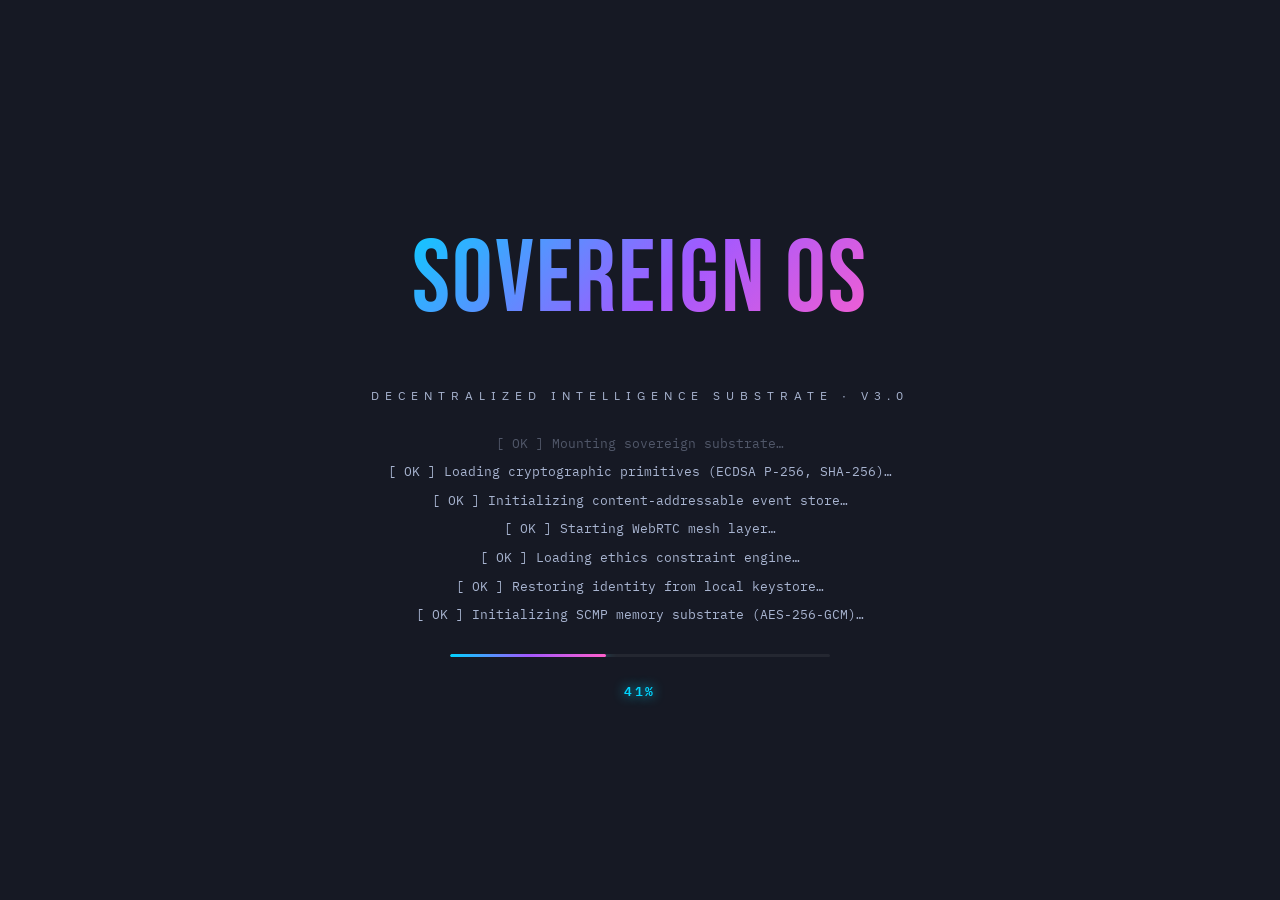
<file: sovereign-v4.html>
<!DOCTYPE html>
<html lang="en">
<head>
<meta charset="UTF-8">
<meta name="viewport" content="width=device-width, initial-scale=1.0">
<title>SOVEREIGN OS — Decentralized Intelligence Substrate</title>
<link href="https://fonts.googleapis.com/css2?family=IBM+Plex+Mono:wght@300;400;500;600&family=IBM+Plex+Sans:wght@300;400;500;600&family=Bebas+Neue&display=swap" rel="stylesheet">
<style>
/* ══════════════════════════════════════════════════════════════
   SOVEREIGN OS v3 · Clean Top-Nav + Grid · Planespace z-system
   IBM Plex + Bebas Neue · Warm paper · Disciplined depth
   ══════════════════════════════════════════════════════════════ */

:root {
  /* ── Deep space palette ── */
  --bg:       #0c0e14;
  --bg2:      #111420;
  --surface:  #161924;
  --surface2: #1c2030;
  --surface3: #222740;

  /* ── Borders — subtle glows ── */
  --border:   rgba(255,255,255,0.07);
  --border2:  rgba(255,255,255,0.13);

  /* ── Text — bright & legible ── */
  --text:     #eef0f8;
  --text2:    #a8b4d0;
  --text3:    #5c6888;

  /* ── Vivid accents ── */
  --cyan:     #00d4ff;
  --green:    #00ff88;
  --amber:    #ffb800;
  --red:      #ff4466;
  --violet:   #a259ff;
  --pink:     #ff5fcb;

  /* ── Tints — luminous ── */
  --cyan-t:   rgba(0,212,255,0.10);
  --green-t:  rgba(0,255,136,0.10);
  --amber-t:  rgba(255,184,0,0.10);
  --violet-t: rgba(162,89,255,0.10);
  --pink-t:   rgba(255,95,203,0.10);
  --red-t:    rgba(255,68,102,0.10);

  /* ══ PLANESPACE Z-DEPTH — true 3-D in 2-D ══
     Each layer adds: offset ↓, blur ↑, color ↑
     z-inset = sunken well (negative plane)
     z0 = flush / ground
     z1 = raised 1px (cards)
     z2 = raised 4px (active cards)
     z3 = raised 12px (modals, popovers)
     z4 = raised 28px (top chrome) */
  --z-inset: inset 0 2px 8px rgba(0,0,0,0.55), inset 0 0 0 1px rgba(0,0,0,0.35);
  --z0:      none;
  --z1:      0 1px 3px rgba(0,0,0,0.45), 0 0 0 1px rgba(255,255,255,0.05);
  --z2:      0 4px 16px rgba(0,0,0,0.55), 0 1px 4px rgba(0,0,0,0.35), 0 0 0 1px rgba(255,255,255,0.07);
  --z3:      0 12px 40px rgba(0,0,0,0.65), 0 4px 12px rgba(0,0,0,0.45), 0 0 0 1px rgba(255,255,255,0.09);
  --z4:      0 28px 70px rgba(0,0,0,0.75), 0 8px 24px rgba(0,0,0,0.55), 0 0 0 1px rgba(255,255,255,0.11);

  /* Glow variants — coloured z-planes */
  --glow-cyan:   0 0 20px rgba(0,212,255,0.25), 0 4px 16px rgba(0,0,0,0.55);
  --glow-green:  0 0 20px rgba(0,255,136,0.22), 0 4px 16px rgba(0,0,0,0.55);
  --glow-violet: 0 0 20px rgba(162,89,255,0.22), 0 4px 16px rgba(0,0,0,0.55);
  --glow-amber:  0 0 20px rgba(255,184,0,0.22),  0 4px 16px rgba(0,0,0,0.55);

  /* ── Type ── */
  --mono: 'IBM Plex Mono', monospace;
  --sans: 'IBM Plex Sans', sans-serif;
  --display: 'Bebas Neue', sans-serif;

  /* ── Radius — fully rounded ── */
  --r-xs: 8px; --r-sm: 12px; --r-md: 18px; --r-lg: 24px; --r-xl: 32px;

  /* ── Nav ── */
  --nav-h: 58px;
}

*, *::before, *::after { margin:0; padding:0; box-sizing:border-box; }

html, body {
  height: 100%;
  overflow: hidden;
}

body {
  background: var(--bg);
  color: var(--text);
  font-family: var(--mono);
  font-size: 14px;
  line-height: 1.6;
}

/* ── BOOT SCREEN ── */
#boot {
  position: fixed; inset: 0; z-index: 9999;
  background: var(--surface);
  display: flex; flex-direction: column;
  align-items: center; justify-content: center; gap: 24px;
}
.boot-logo {
  font-family: var(--display);
  font-size: clamp(48px, 8vw, 112px);
  letter-spacing: 2px;
  background: linear-gradient(135deg, var(--cyan) 0%, var(--violet) 55%, var(--pink) 100%);
  -webkit-background-clip: text; -webkit-text-fill-color: transparent;
  animation: breathe 3s ease-in-out infinite;
}
@keyframes breathe { 0%,100%{filter:brightness(1)} 50%{filter:brightness(1.15)} }
.boot-sub { font-family: var(--sans); font-size: 12px; letter-spacing: 6px; color: var(--text2); text-transform: uppercase; }
.boot-log { font-size: 13px; color: var(--text2); text-align:center; min-height:80px; max-width:520px; line-height:2.2; }
.boot-line { animation: bfade .18s ease; }
@keyframes bfade { from{opacity:0;transform:translateX(-6px)} to{opacity:1;transform:translateX(0)} }
.boot-bar-wrap { width: 380px; height: 3px; background: rgba(255,255,255,0.06); border-radius: 99px; overflow: hidden; }
.boot-bar-fill { height:100%; background: linear-gradient(90deg,var(--cyan),var(--violet),var(--pink)); width:0%; transition:width .22s ease; border-radius:99px; box-shadow: 0 0 12px var(--cyan); }
.boot-pct { font-size: 13px; color: var(--cyan); letter-spacing: .2em; font-weight: 600; text-shadow: 0 0 12px var(--cyan); }

/* ══════════════════════════════════════════════
   APP SHELL — grid-rows: nav | main
   ══════════════════════════════════════════════ */
#app {
  display: none;
  grid-template-rows: var(--nav-h) 1fr;
  height: 100vh;
  overflow: hidden;
}

/* ── DOT GRID ATMOSPHERE ── */
#app::before {
  content:''; position:fixed; inset:0;
  background-image: radial-gradient(circle, var(--border2) 1px, transparent 1px);
  background-size: 24px 24px; opacity: .28;
  pointer-events:none; z-index:0;
}

/* ══════════════════════════════════════════════
   TOP NAV BAR — Planespace z=foreground (z-index:100)
   Single strip: logo | tabs | status | clock
   ══════════════════════════════════════════════ */
#nav {
  position: relative; z-index: 100;
  grid-row: 1;
  display: flex;
  align-items: stretch;
  height: var(--nav-h);
  background: rgba(12,14,20,0.95);
  border-bottom: 1px solid var(--border2);
  box-shadow: var(--z4);
  overflow: hidden;
  backdrop-filter: blur(20px);
}

/* Logo mark */
.nav-logo {
  display: flex; align-items: center;
  padding: 0 18px 0 16px;
  border-right: 1px solid var(--border);
  flex-shrink: 0;
  gap: 8px;
}
.nav-logo-mark {
  font-family: var(--display);
  font-size: 20px;
  letter-spacing: 1px;
  background: linear-gradient(90deg, var(--cyan), var(--violet));
  -webkit-background-clip: text; -webkit-text-fill-color: transparent;
  line-height: 1;
}
.nav-logo-sub {
  font-size: 8px; letter-spacing: .2em;
  color: var(--text3); text-transform: uppercase;
  line-height: 1.3; font-family: var(--sans);
}

/* Tab strip */
.nav-tabs {
  display: flex; align-items: stretch;
  flex: 1; overflow-x: auto; overflow-y: hidden;
  scrollbar-width: none; padding: 0 4px;
}
.nav-tabs::-webkit-scrollbar { display:none; }

.nav-tab {
  display: flex; align-items: center; gap: 6px;
  padding: 0 16px;
  font-family: var(--sans); font-size: 13px; font-weight: 500;
  letter-spacing: .03em;
  color: var(--text3);
  cursor: pointer; white-space: nowrap;
  border-bottom: 2px solid transparent;
  transition: all .14s ease;
  flex-shrink: 0;
  position: relative;
  top: 1px;
}
.nav-tab:hover { color: var(--text2); background: var(--surface2); }
.nav-tab.active {
  color: var(--cyan);
  border-bottom-color: var(--cyan);
  background: var(--cyan-t);
  font-weight: 700;
  text-shadow: 0 0 14px rgba(0,212,255,0.55);
}
.nav-tab .tdot {
  width: 4px; height: 4px; border-radius: 50%;
  background: currentColor; opacity: .6;
}

/* Status pills — right side */
.nav-status {
  display: flex; align-items: center; gap: 0;
  padding: 0 6px;
  border-left: 1px solid var(--border);
  flex-shrink: 0;
}
.ns-pill {
  display: flex; align-items: center; gap: 5px;
  padding: 0 10px; height: 100%;
  font-size: 11px; letter-spacing: .04em;
  color: var(--text2); font-family: var(--sans);
  border-right: 1px solid var(--border);
  cursor: default;
  transition: background .12s;
}
.ns-pill:hover { background: var(--surface2); }
.ns-pill:last-child { border-right: none; }
.ns-dot {
  width: 7px; height: 7px; border-radius: 50%;
  background: var(--border2); flex-shrink:0;
  transition: background .3s;
}
.ns-dot.live { background: var(--green); box-shadow: 0 0 0 3px rgba(0,255,136,.2), 0 0 10px var(--green); animation: pulse-dot 2s ease-in-out infinite; }
.ns-dot.warn { background: var(--amber); }
@keyframes pulse-dot { 0%,100%{opacity:1} 50%{opacity:.5} }

.nav-clock {
  display: flex; align-items: center;
  padding: 0 14px;
  font-size: 12px; letter-spacing: .12em;
  color: var(--text2); font-variant-numeric: tabular-nums;
  border-left: 1px solid var(--border);
  flex-shrink: 0;
}

/* ══════════════════════════════════════════════
   MAIN — fills remaining viewport
   z-index: mid/background (z-index: 1)
   ══════════════════════════════════════════════ */
#main {
  grid-row: 2;
  position: relative; z-index: 1;
  overflow: hidden;
  background: var(--bg);
}

/* Tab panes — stack, only .active shown */
.tab-pane {
  display: none;
  position: absolute; inset: 0;
  overflow: hidden;
}
.tab-pane.active {
  display: flex; flex-direction: column;
  animation: pane-in .16s ease;
}
@keyframes pane-in { from{opacity:0;transform:translateY(3px)} to{opacity:1;transform:translateY(0)} }

/* ── SCROLLABLE CONTENT AREA ── */
.pane-scroll {
  flex: 1; overflow-y: auto; overflow-x: hidden;
  padding: 20px 24px;
}
.pane-scroll::-webkit-scrollbar { width: 4px; }
.pane-scroll::-webkit-scrollbar-thumb { background: var(--border2); border-radius: 4px; }

/* ══════════════════════════════════════════════
   GRID LAYOUTS inside panes
   ══════════════════════════════════════════════ */
.grid-2 { display: grid; grid-template-columns: 1fr 1fr; gap: 16px; }
.grid-3 { display: grid; grid-template-columns: 1fr 1fr 1fr; gap: 16px; }
.grid-sidebar { display: grid; grid-template-columns: 280px 1fr; gap: 16px; min-height: 0; }
.grid-sidebar-right { display: grid; grid-template-columns: 1fr 280px; gap: 16px; min-height: 0; }
.grid-3col { display: grid; grid-template-columns: 260px 1fr 260px; gap: 16px; min-height: 0; }

/* ══════════════════════════════════════════════
   COLLAPSIBLE SECTION — tree-nav style
   Planespace: z1 card, header z2, content z0 inset
   ══════════════════════════════════════════════ */
.section {
  background: var(--surface);
  border: 1px solid var(--border);
  border-radius: var(--r-lg);
  box-shadow: var(--z2);
  margin-bottom: 14px;
  overflow: hidden;
  transition: box-shadow .18s ease, transform .18s ease;
}
.section:hover { box-shadow: var(--z3); transform: translateY(-1px); }
.section.full-height { display: flex; flex-direction: column; flex: 1; min-height: 0; }

.sec-header {
  display: flex; align-items: center; gap: 8px;
  padding: 11px 16px;
  background: var(--surface2);
  border-bottom: 1px solid var(--border);
  cursor: pointer; user-select: none;
  transition: background .12s;
  flex-shrink: 0;
}
.sec-header:hover { background: var(--surface3); }
.sec-title {
  font-family: var(--sans); font-size: 12px; font-weight: 700;
  letter-spacing: .12em; text-transform: uppercase;
  color: var(--text); flex: 1;
}
.sec-badge {
  font-size: 10px; padding: 3px 9px;
  background: var(--bg2); border: 1px solid var(--border2);
  border-radius: 99px; color: var(--text2);
  font-family: var(--mono); letter-spacing: .04em;
}
.sec-chevron {
  font-size: 9px; color: var(--text3);
  transition: transform .18s ease; flex-shrink:0;
  line-height:1;
}
.section.collapsed .sec-chevron { transform: rotate(-90deg); }
.section.collapsed .sec-body,
.section.collapsed .sec-scroll { display: none; }

.sec-body {
  padding: 12px 14px;
  background: var(--surface);
}
.sec-scroll {
  overflow-y: auto; flex: 1;
  background: var(--surface);
  padding: 10px 14px;
}
.sec-scroll::-webkit-scrollbar { width: 3px; }
.sec-scroll::-webkit-scrollbar-thumb { background: var(--border2); border-radius: 3px; }

/* Inset content well — planespace z0 (sunken) */
.inset-well {
  background: var(--bg2);
  box-shadow: var(--z-inset);
  border-radius: var(--r-sm);
  overflow-y: auto;
  flex: 1;
}
.inset-well::-webkit-scrollbar { width: 3px; }
.inset-well::-webkit-scrollbar-thumb { background: var(--border2); }

/* ══════════════════════════════════════════════
   STAT CARDS — Plane z2 (elevated)
   ══════════════════════════════════════════════ */
.stats-grid { display: grid; grid-template-columns: repeat(auto-fill, minmax(130px, 1fr)); gap: 10px; }
.stat {
  padding: 14px 16px;
  background: var(--surface);
  border: 1px solid var(--border);
  border-radius: var(--r-lg);
  box-shadow: var(--z2);
  transition: transform .15s ease, box-shadow .15s ease;
}
.stat:hover { transform: translateY(-3px); box-shadow: var(--z3); }
.stat-lbl { font-size: 10px; letter-spacing: .12em; color: var(--text2); text-transform: uppercase; margin-bottom: 6px; font-family: var(--sans); font-weight: 600; }
.stat-val { font-size: 28px; font-weight: 700; line-height: 1; font-family: var(--sans); }
.c{color:var(--cyan)} .g{color:var(--green)} .a{color:var(--amber)} .v{color:var(--violet)} .p{color:var(--pink)}

/* ══════════════════════════════════════════════
   PANE HEADER — sits above the scroll area
   ══════════════════════════════════════════════ */
.pane-hdr {
  display: flex; align-items: center; justify-content: space-between;
  padding: 14px 28px;
  background: rgba(22,25,36,0.98);
  border-bottom: 1px solid var(--border);
  flex-shrink: 0;
  box-shadow: var(--z2);
}
.pane-hdr-title {
  font-family: var(--display); font-size: 28px; letter-spacing: 2px;
  color: var(--text); text-shadow: 0 0 30px rgba(0,212,255,0.15);
}
.pane-hdr-sub { font-size: 12px; color: var(--text2); letter-spacing: .05em; margin-top: 3px; }
.pane-hdr-actions { display: flex; gap: 6px; align-items: center; }

/* ══════════════════════════════════════════════
   BUTTONS
   ══════════════════════════════════════════════ */
.btn {
  display: inline-flex; align-items: center; gap: 6px;
  padding: 8px 16px;
  font-family: var(--mono); font-size: 12px; font-weight: 600;
  letter-spacing: .06em; cursor: pointer;
  border: 1px solid; background: transparent;
  border-radius: 99px;
  transition: all .14s ease; text-transform: uppercase;
}
.btn-c  { border-color: rgba(26,143,168,.45); color:var(--cyan); }
.btn-c:hover  { background:var(--cyan-t); border-color:var(--cyan); box-shadow:var(--z1); }
.btn-g  { border-color: rgba(46,138,82,.45); color:var(--green); }
.btn-g:hover  { background:var(--green-t); border-color:var(--green); box-shadow:var(--z1); }
.btn-a  { border-color: rgba(168,110,26,.45); color:var(--amber); }
.btn-a:hover  { background:var(--amber-t); border-color:var(--amber); box-shadow:var(--z1); }
.btn-v  { border-color: rgba(100,68,176,.45); color:var(--violet); }
.btn-v:hover  { background:var(--violet-t); border-color:var(--violet); box-shadow:var(--z1); }
.btn-p  { border-color: rgba(168,68,120,.45); color:var(--pink); }
.btn-p:hover  { background:var(--pink-t); border-color:var(--pink); box-shadow:var(--z1); }
.btn-ghost { border-color:var(--border2); color:var(--text2); }
.btn-ghost:hover { border-color:var(--text2); color:var(--text); background:var(--surface3); }
.btn-sm { padding:5px 13px; font-size:11px; }
.btn-block { width:100%; justify-content:center; }
.btn-row { display:flex; gap:6px; flex-wrap:wrap; margin-bottom:8px; }

/* ══════════════════════════════════════════════
   INPUTS
   ══════════════════════════════════════════════ */
textarea, input[type=text], input[type=number], select {
  background: var(--surface2); border: 1px solid var(--border2);
  color: var(--text); font-family: var(--mono); font-size: 13px;
  padding: 9px 14px; display: block; width: 100%;
  border-radius: var(--r-md);
  transition: border-color .13s, box-shadow .13s;
}
textarea:focus, input:focus, select:focus {
  outline: none; border-color: var(--cyan);
  box-shadow: 0 0 0 3px rgba(26,143,168,.1);
}
textarea::placeholder, input::placeholder { color: var(--text3); }
select option { background: var(--surface); }

/* ══════════════════════════════════════════════
   EVENT LOG ENTRIES
   ══════════════════════════════════════════════ */
.event-entry {
  padding: 10px 16px;
  border-bottom: 1px solid var(--border);
  display: grid;
  grid-template-columns: 68px 80px 1fr 60px;
  gap: 12px; align-items: start; font-size: 12px;
  transition: background .1s;
}
.event-entry:hover { background: rgba(255,255,255,.7); }
.event-entry.new { animation: flash-in .5s ease; }
@keyframes flash-in { 0%{background:rgba(26,143,168,.08)} 100%{background:transparent} }
.evt-time { color:var(--text2); font-size:11px; white-space:nowrap; font-variant-numeric:tabular-nums; }
.evt-type { font-weight:700; font-size:11px; letter-spacing:.06em; text-transform:uppercase; white-space:nowrap; }
.evt-type.message{color:var(--cyan)} .evt-type.identity{color:var(--violet)}
.evt-type.idea{color:var(--amber)} .evt-type.contribution{color:var(--green)}
.evt-type.snapshot{color:var(--text2)} .evt-type.governance{color:var(--pink)}
.evt-type.token{color:var(--green)} .evt-type.verdict{color:var(--amber)}
.evt-content { color:var(--text); line-height:1.5; min-width:0; overflow:hidden; }
.evt-sub { color:var(--text2); font-size:9px; overflow:hidden; text-overflow:ellipsis; white-space:nowrap; }
.evt-cid { font-size:10px; color:var(--text2); white-space:nowrap; }
.verified::before   { content:'✓ '; color:var(--green); }
.unverified::before { content:'✗ '; color:var(--red); }

/* ── Compose ── */
.compose-bar {
  display: flex; gap: 8px; align-items: flex-end;
  padding: 10px 14px;
  background: var(--surface);
  border-top: 1px solid var(--border);
  flex-shrink: 0;
}
.compose-input {
  flex:1; resize:none; min-height:34px; max-height:72px; font-size:11px;
}

/* ── Token rows ── */
.token-row {
  display:flex; align-items:center; gap:8px;
  padding:6px 0; border-bottom:1px solid var(--border); font-size:10px;
}
.token-row:last-child{border-bottom:none}
.token-addr{color:var(--text2);flex:1;overflow:hidden;text-overflow:ellipsis;font-size:9px}
.token-bal{color:var(--green);font-weight:700;min-width:52px;text-align:right}
.token-bar{flex:1;height:3px;background:var(--bg2);border-radius:3px}
.token-fill{height:100%;background:var(--green);border-radius:3px;transition:width .4s ease}

/* ── Proposal cards — z2 ── */
.proposal-card {
  padding:16px; border:1px solid var(--border); margin-bottom:10px;
  background:var(--surface); border-radius:var(--r-lg); box-shadow:var(--z2);
  transition: transform .15s ease, box-shadow .15s ease;
}
.proposal-card:hover { transform:translateY(-1px); box-shadow:var(--z3); }
.prop-title{font-size:14px;color:var(--text);margin-bottom:6px;font-weight:700}
.prop-meta{font-size:11px;color:var(--text2);margin-bottom:10px}
.vote-bar-wrap{margin-bottom:8px}
.vote-bar-row{display:flex;justify-content:space-between;font-size:9px;color:var(--text2);margin-bottom:3px}
.vote-bar{height:4px;background:var(--bg2);overflow:hidden;border-radius:4px;margin-bottom:6px}
.vote-yes{height:100%;background:var(--green);float:left;transition:width .4s ease}
.vote-no{height:100%;background:var(--red);float:left;transition:width .4s ease}
.vote-btn-row{display:flex;gap:6px}

/* ── AI Agent ── */
.agent-msg {
  padding:14px 16px; margin-bottom:10px;
  border-left:3px solid var(--border2);
  font-size:13px; color:var(--text2); line-height:1.75;
  border-radius:0 var(--r-md) var(--r-md) 0;
  background:var(--surface2);
}
.agent-msg.ai  { border-color:var(--cyan); color:var(--text); background:var(--cyan-t); }
.agent-msg.sys { border-color:var(--violet); color:var(--violet); font-size:10px; background:var(--violet-t); }
.agent-msg.err { border-color:var(--red); color:var(--red); font-size:10px; background:var(--red-t); }
.agent-spinner { display:inline-block; width:8px; height:8px; border:1.5px solid var(--cyan); border-top-color:transparent; border-radius:50%; animation:spin .7s linear infinite; margin-right:6px; }
@keyframes spin { to{transform:rotate(360deg)} }

/* ── Sov metrics ── */
.metric-row {
  display:flex; justify-content:space-between; align-items:center;
  padding:7px 0; border-bottom:1px solid var(--border); font-size:11px;
}
.metric-row:last-child{border-bottom:none}
.metric-lbl{color:var(--text2); font-family:var(--sans);}
.metric-val{font-weight:600; font-family:var(--mono);}

/* ── Peer entry ── */
.peer-entry {
  display:flex; align-items:center; gap:8px;
  padding:7px 0; border-bottom:1px solid var(--border); font-size:10px;
}
.peer-entry:last-child{border-bottom:none}
.peer-did{color:var(--text);flex:1;overflow:hidden;text-overflow:ellipsis;font-size:9px}
.peer-badge{font-size:8px;padding:2px 6px;letter-spacing:.06em;text-transform:uppercase;border-radius:var(--r-xs);flex-shrink:0;font-weight:600}
.peer-badge.online{background:rgba(46,138,82,.1);border:1px solid rgba(46,138,82,.3);color:var(--green)}
.peer-badge.pending{background:var(--amber-t);border:1px solid rgba(168,110,26,.3);color:var(--amber)}

/* ── Ethics / progress ── */
.progress-wrap{margin-bottom:10px}
.progress-lbl{display:flex;justify-content:space-between;font-size:9px;color:var(--text2);margin-bottom:4px}
.progress-bar{height:4px;background:var(--bg2);border-radius:4px;overflow:hidden}
.progress-fill{height:100%;border-radius:4px;transition:width .4s ease}

/* ── Hash / code blocks ── */
.code-block {
  font-size:12px; color:var(--green); word-break:break-all; line-height:1.8;
  padding:12px 14px; background:var(--green-t);
  border:1px solid rgba(0,255,136,.18); border-radius:var(--r-md);
  box-shadow:var(--z-inset); text-shadow:0 0 8px rgba(0,255,136,0.2);
}
.pre-out {
  font-size:9px; color:var(--text2); white-space:pre-wrap; word-break:break-all;
  line-height:1.7; padding:10px; background:var(--bg2);
  border:1px solid var(--border); border-radius:var(--r-sm);
  max-height:200px; overflow-y:auto; box-shadow:var(--z-inset);
}

/* ── SCMP records ── */
.scmp-record {
  border:1px solid var(--border); border-radius:var(--r-lg);
  padding:14px 16px; margin-bottom:10px;
  background:var(--surface); font-size:11px; box-shadow:var(--z2);
  transition:transform .15s ease, box-shadow .15s ease;
}
.scmp-record:hover{transform:translateY(-1px);box-shadow:var(--z3)}
.scmp-record-hdr{display:flex;align-items:center;gap:8px;margin-bottom:5px}
.scmp-record-key{color:var(--cyan);font-weight:700;font-size:13px;flex:1;overflow:hidden;text-overflow:ellipsis;white-space:nowrap;text-shadow:0 0 10px rgba(0,212,255,0.35)}
.scmp-record-badge{font-size:8px;padding:2px 6px;border-radius:var(--r-xs);border:1px solid rgba(46,138,82,.4);background:var(--green-t);color:var(--green);letter-spacing:.06em;flex-shrink:0;font-weight:600}
.scmp-cid{color:var(--text3);font-size:8px;word-break:break-all;line-height:1.6}
.scmp-shard-row{display:flex;gap:4px;flex-wrap:wrap;margin-top:5px}
.scmp-shard-chip{font-size:7px;padding:2px 5px;background:var(--violet-t);border:1px solid rgba(100,68,176,.22);border-radius:var(--r-xs);color:var(--violet)}
.scmp-ledger-entry{padding:6px 0;border-bottom:1px solid var(--border);font-size:9px;display:flex;gap:8px;align-items:flex-start}
.scmp-ledger-entry:last-child{border-bottom:none}
.scmp-ledger-type{font-size:8px;padding:2px 5px;letter-spacing:.06em;text-transform:uppercase;flex-shrink:0;border-radius:var(--r-xs);font-weight:700}
.lt-GRANT{border:1px solid rgba(46,138,82,.4);color:var(--green);background:var(--green-t)}
.lt-REVOKE{border:1px solid rgba(168,48,74,.4);color:var(--red);background:var(--red-t)}
.lt-ACCESS{border:1px solid rgba(26,143,168,.4);color:var(--cyan);background:var(--cyan-t)}
.lt-VIEW{border:1px solid rgba(100,68,176,.4);color:var(--violet);background:var(--violet-t)}
.lt-STORE{border:1px solid rgba(168,110,26,.4);color:var(--amber);background:var(--amber-t)}
.scmp-token-card{border:1px solid rgba(168,68,120,.22);border-radius:var(--r-md);padding:10px 12px;margin-bottom:8px;background:var(--pink-t);font-size:9px;box-shadow:var(--z1)}
.scmp-token-id{color:var(--pink);font-weight:700;margin-bottom:4px;word-break:break-all;font-size:10px}
.scmp-token-meta{color:var(--text2);line-height:1.7}

/* ── Copy btn, misc ── */
.copy-btn{font-size:8px;padding:2px 7px;border:1px solid var(--border2);border-radius:var(--r-xs);background:transparent;color:var(--text2);cursor:pointer;font-family:var(--mono);transition:all .12s}
.copy-btn:hover{border-color:var(--cyan);color:var(--cyan);background:var(--cyan-t)}
.empty{padding:24px 16px;text-align:center;color:var(--text3);font-size:13px}
.sep{font-size:11px;letter-spacing:.14em;color:var(--text2);text-transform:uppercase;padding:10px 0 5px;font-family:var(--sans);font-weight:600}
.key-row{display:flex;justify-content:space-between;align-items:center;font-size:10px;color:var(--text2);margin-bottom:5px}
.rep-row{display:flex;align-items:center;gap:8px;padding:6px 0;border-bottom:1px solid var(--border);font-size:9px}
.rep-row:last-child{border-bottom:none}
.rep-did{color:var(--violet);flex:1;overflow:hidden;text-overflow:ellipsis}
.rep-bar{flex:1;height:3px;background:var(--bg2);border-radius:3px}
.rep-fill{height:100%;background:var(--violet);border-radius:3px}
.rep-score{color:var(--text2);min-width:28px;text-align:right}
.did-display{font-size:12px;color:var(--violet);word-break:break-all;line-height:1.8;padding:12px 14px;background:var(--violet-t);border:1px solid rgba(162,89,255,.22);border-radius:var(--r-md);margin-bottom:12px;text-shadow:0 0 10px rgba(162,89,255,0.3)}
.sdp-area{min-height:56px;font-size:9px;margin-bottom:6px;resize:none}
.log-meter{display:flex;align-items:center;gap:8px;margin-bottom:8px;font-size:9px;color:var(--text2)}
.log-meter-bar{flex:1;height:3px;background:var(--bg2);border-radius:3px}
.log-meter-fill{height:100%;background:var(--cyan);border-radius:3px;transition:width .5s ease}
.snap-warn{padding:7px 10px;background:var(--amber-t);border:1px solid rgba(168,110,26,.25);border-radius:var(--r-sm);font-size:9px;color:var(--amber);margin-bottom:8px;display:none}
.chaos-step{font-size:10px;color:var(--text2);line-height:2;white-space:pre-wrap}
.chaos-step .ok{color:var(--green)} .chaos-step .bad{color:var(--red)} .chaos-step .warn{color:var(--amber)}
.two-col{display:grid;grid-template-columns:1fr 1fr;gap:10px}

/* ── Notification ── */
.notif{position:fixed;bottom:24px;right:24px;background:var(--surface2);border:1px solid var(--border2);border-radius:var(--r-xl);padding:14px 20px;font-size:13px;color:var(--text);z-index:9000;opacity:0;transform:translateY(10px) scale(.96);transition:all .24s ease;max-width:300px;box-shadow:var(--z4),var(--glow-cyan)}
.notif.show{opacity:1;transform:translateY(0) scale(1)}

*::-webkit-scrollbar{width:4px;height:4px}
*::-webkit-scrollbar-track{background:transparent}
*::-webkit-scrollbar-thumb{background:var(--border2);border-radius:4px}
*::-webkit-scrollbar-thumb:hover{background:var(--text3)}

/* ══════════════════════════════════════════════════════════
   DEVKIT · MONEY · MARKETPLACE — supplemental styles
   ══════════════════════════════════════════════════════════ */

/* ── DevKit sidebar tool buttons ── */
.dk-sidebar {
  width: 220px; flex-shrink: 0;
  background: var(--surface); border-right: 1px solid var(--border);
  display: flex; flex-direction: column; overflow-y: auto;
}
.dk-tool-group { padding: 14px 16px 4px; font-size: 10px; letter-spacing:.18em;
  color: var(--text3); text-transform: uppercase; font-weight: 700; font-family: var(--sans); }
.dk-tool {
  display: flex; align-items: center; gap: 10px;
  padding: 10px 18px; font-size: 13px; font-weight: 500;
  color: var(--text2); cursor: pointer; border: none;
  background: transparent; width: 100%; text-align: left;
  border-right: 3px solid transparent; border-radius: 0;
  transition: all .14s; font-family: var(--mono); letter-spacing:.01em;
}
.dk-tool:hover { background: var(--surface2); color: var(--text); }
.dk-tool.active { color: var(--cyan); border-right-color: var(--cyan);
  background: var(--cyan-t); font-weight: 700; text-shadow: 0 0 12px rgba(0,212,255,.4); }
.dk-tool-icon { font-size: 16px; width: 22px; text-align: center; flex-shrink: 0; }

/* ── DevKit editor ── */
.dk-panel { display: none; flex: 1; flex-direction: column; overflow: hidden; }
.dk-panel.active { display: flex; }
.code-editor {
  background: var(--bg); border: 1px solid var(--border);
  border-radius: var(--r-md); box-shadow: var(--z-inset);
  font-family: var(--mono); font-size: 13px; line-height: 1.75;
  padding: 14px 16px; color: var(--text); resize: vertical;
  min-height: 160px; width: 100%;
}
.code-editor:focus { outline: none; border-color: var(--cyan); box-shadow: 0 0 0 3px rgba(0,212,255,.1); }
.code-out-block {
  background: var(--bg); border: 1px solid var(--border);
  border-radius: var(--r-md); box-shadow: var(--z-inset);
  font-family: var(--mono); font-size: 12px; line-height: 1.8;
  padding: 14px 16px; color: var(--green); min-height: 100px;
  white-space: pre-wrap; word-break: break-all; overflow-y: auto;
  text-shadow: 0 0 8px rgba(0,255,136,0.18);
}
.lang-chip {
  display: inline-flex; align-items: center; gap: 5px;
  padding: 5px 13px; border: 1px solid var(--border);
  border-radius: 99px; font-size: 11px; font-weight: 600;
  cursor: pointer; letter-spacing: .05em; color: var(--text2);
  background: transparent; font-family: var(--mono); transition: all .12s;
  text-transform: uppercase;
}
.lang-chip:hover { color: var(--text); border-color: var(--border2); }
.lang-chip.on { border-color: var(--cyan); color: var(--cyan); background: var(--cyan-t); box-shadow: 0 0 10px rgba(0,212,255,.2); }
.lang-chip-row { display: flex; gap: 6px; flex-wrap: wrap; margin-bottom: 10px; }

/* JSONFlow step card */
.jf-step {
  border: 1px solid var(--border); border-radius: var(--r-lg);
  padding: 14px 16px; margin-bottom: 10px;
  background: var(--surface2); box-shadow: var(--z2);
  transition: transform .14s, box-shadow .14s;
}
.jf-step:hover { transform: translateY(-2px); box-shadow: var(--z3); }
.jf-step-hdr { display: flex; align-items: center; gap: 8px; margin-bottom: 8px; }
.jf-step-type { font-size: 10px; padding: 3px 10px; border-radius: 99px;
  font-weight: 700; letter-spacing: .08em; text-transform: uppercase;
  background: var(--cyan-t); border: 1px solid rgba(0,212,255,.3); color: var(--cyan); }
.jf-step-id { font-size: 13px; font-weight: 700; color: var(--text); }
.jf-step-params { font-size: 11px; color: var(--text2); line-height: 1.8; }

/* RRTK invariant rows */
.inv-row {
  display: flex; align-items: center; gap: 10px;
  padding: 9px 0; border-bottom: 1px solid var(--border); font-size: 12px;
}
.inv-row:last-child { border-bottom: none; }
.inv-id { font-size: 10px; font-weight: 700; color: var(--text3); width: 60px; flex-shrink: 0; letter-spacing:.06em; }
.inv-name { color: var(--text); flex: 1; }
.inv-sev { font-size: 10px; padding: 2px 9px; border-radius: 99px; font-weight: 700; letter-spacing:.05em; }
.inv-sev.critical { background: var(--red-t); border: 1px solid rgba(255,68,102,.35); color: var(--red); }
.inv-sev.high     { background: var(--amber-t); border: 1px solid rgba(255,184,0,.35); color: var(--amber); }
.inv-sev.medium   { background: var(--violet-t); border: 1px solid rgba(162,89,255,.35); color: var(--violet); }
.inv-sev.low      { background: var(--green-t); border: 1px solid rgba(0,255,136,.25); color: var(--green); }
.inv-status { font-size: 11px; font-weight: 700; }

/* ── Money / Protocol styles ── */
.money-card {
  border: 1px solid var(--border); border-radius: var(--r-xl);
  padding: 22px 24px; background: var(--surface); box-shadow: var(--z3);
  transition: transform .16s ease, box-shadow .16s ease;
  position: relative; overflow: hidden;
}
.money-card::before {
  content: ''; position: absolute; top: 0; left: 0; right: 0; height: 2px;
  border-radius: var(--r-xl) var(--r-xl) 0 0;
}
.money-card.cyan::before  { background: linear-gradient(90deg, var(--cyan), var(--violet)); box-shadow: 0 0 20px var(--cyan); }
.money-card.green::before { background: linear-gradient(90deg, var(--green), var(--cyan)); box-shadow: 0 0 20px var(--green); }
.money-card.violet::before{ background: linear-gradient(90deg, var(--violet), var(--pink)); box-shadow: 0 0 20px var(--violet); }
.money-card.amber::before { background: linear-gradient(90deg, var(--amber), var(--red)); box-shadow: 0 0 20px var(--amber); }
.money-card:hover { transform: translateY(-4px); box-shadow: var(--z4); }
.money-card-title { font-size: 11px; font-weight: 700; color: var(--text2);
  letter-spacing: .14em; text-transform: uppercase; margin-bottom: 8px; font-family: var(--sans); }
.money-card-val { font-size: 36px; font-weight: 700; line-height: 1; font-family: var(--sans); margin-bottom: 4px; }
.money-card-sub { font-size: 12px; color: var(--text2); }
.money-val-cyan   { color: var(--cyan); text-shadow: 0 0 20px rgba(0,212,255,0.35); }
.money-val-green  { color: var(--green); text-shadow: 0 0 20px rgba(0,255,136,0.35); }
.money-val-violet { color: var(--violet); text-shadow: 0 0 20px rgba(162,89,255,0.35); }
.money-val-amber  { color: var(--amber); text-shadow: 0 0 20px rgba(255,184,0,0.35); }

.protocol-pill {
  display: inline-flex; align-items: center; gap: 6px;
  padding: 6px 14px; border-radius: 99px; font-size: 12px; font-weight: 600;
  border: 1px solid; cursor: default; font-family: var(--mono); letter-spacing:.04em;
}
.pulse-row {
  display: flex; align-items: center; gap: 10px;
  padding: 10px 14px; border: 1px solid var(--border); border-radius: var(--r-lg);
  margin-bottom: 8px; background: var(--surface2); font-size: 12px;
  transition: background .12s;
}
.pulse-row:hover { background: var(--surface3); }
.pulse-direction { font-size: 14px; width: 24px; text-align: center; }
.pulse-addr { color: var(--text2); flex: 1; overflow: hidden; text-overflow: ellipsis; font-size: 11px; }
.pulse-amount { font-weight: 700; font-size: 14px; }
.pulse-amount.pos { color: var(--green); text-shadow: 0 0 8px rgba(0,255,136,0.3); }
.pulse-amount.neg { color: var(--red); }
.pulse-ts { font-size: 10px; color: var(--text3); }

.flow-badge {
  display: inline-block; padding: 3px 10px; border-radius: 99px;
  font-size: 10px; font-weight: 700; letter-spacing: .06em;
  text-transform: uppercase; font-family: var(--mono);
}
.flow-badge.emit  { background: var(--green-t); border: 1px solid rgba(0,255,136,.3); color: var(--green); }
.flow-badge.recv  { background: var(--cyan-t);  border: 1px solid rgba(0,212,255,.3); color: var(--cyan); }
.flow-badge.stake { background: var(--violet-t);border: 1px solid rgba(162,89,255,.3); color: var(--violet); }
.flow-badge.burn  { background: var(--red-t);   border: 1px solid rgba(255,68,102,.3); color: var(--red); }
.flow-badge.yield { background: var(--amber-t); border: 1px solid rgba(255,184,0,.3);  color: var(--amber); }

/* Value exchange channel */
.channel-row {
  display: grid; grid-template-columns: 40px 1fr 100px 80px 32px;
  gap: 12px; align-items: center; padding: 10px 14px;
  border-bottom: 1px solid var(--border); font-size: 12px;
  transition: background .1s;
}
.channel-row:hover { background: rgba(255,255,255,.03); }
.ch-icon { font-size: 18px; text-align: center; }
.ch-name { color: var(--text); font-weight: 600; }
.ch-meta { color: var(--text2); font-size: 11px; }
.ch-vol { font-weight: 700; color: var(--green); text-align: right; text-shadow: 0 0 8px rgba(0,255,136,0.2); }
.ch-status { display: flex; align-items: center; gap: 5px; justify-content: flex-end; font-size: 11px; }
.ch-actions { text-align: center; }

/* ── Marketplace styles ── */
.mkt-listing {
  border: 1px solid var(--border); border-radius: var(--r-xl);
  background: var(--surface); box-shadow: var(--z2);
  transition: transform .16s ease, box-shadow .16s ease;
  overflow: hidden;
}
.mkt-listing:hover { transform: translateY(-4px); box-shadow: var(--z4); }
.mkt-listing-img {
  height: 100px; display: flex; align-items: center; justify-content: center;
  font-size: 48px; border-bottom: 1px solid var(--border);
}
.mkt-listing-body { padding: 16px; }
.mkt-listing-title { font-size: 14px; font-weight: 700; color: var(--text); margin-bottom: 4px; }
.mkt-listing-author { font-size: 11px; color: var(--text2); margin-bottom: 8px; }
.mkt-listing-tags { display: flex; gap: 5px; flex-wrap: wrap; margin-bottom: 10px; }
.mkt-tag { padding: 2px 9px; border-radius: 99px; font-size: 10px; font-weight: 600;
  border: 1px solid var(--border2); color: var(--text2); letter-spacing:.04em; }
.mkt-listing-price { display: flex; align-items: center; justify-content: space-between; }
.mkt-price-val { font-size: 18px; font-weight: 700; color: var(--green);
  text-shadow: 0 0 12px rgba(0,255,136,0.3); }
.mkt-price-unit { font-size: 11px; color: var(--text2); }
.mkt-stars { color: var(--amber); font-size: 12px; text-shadow: 0 0 6px rgba(255,184,0,0.4); }
.mkt-grid { display: grid; grid-template-columns: repeat(auto-fill, minmax(240px, 1fr)); gap: 16px; }

.mkt-filter-bar {
  display: flex; gap: 8px; padding: 14px 24px; flex-wrap: wrap; align-items: center;
  background: var(--surface); border-bottom: 1px solid var(--border);
  flex-shrink: 0;
}
.mkt-filter-pill {
  padding: 6px 16px; border-radius: 99px; font-size: 12px; font-weight: 600;
  border: 1px solid var(--border); color: var(--text2); cursor: pointer;
  transition: all .13s; font-family: var(--mono); background: transparent;
}
.mkt-filter-pill:hover { border-color: var(--border2); color: var(--text); }
.mkt-filter-pill.on { border-color: var(--violet); color: var(--violet);
  background: var(--violet-t); box-shadow: 0 0 10px rgba(162,89,255,.18); }

.mkt-search {
  flex: 1; min-width: 200px; padding: 8px 16px;
  background: var(--surface2); border: 1px solid var(--border);
  border-radius: 99px; color: var(--text); font-family: var(--mono);
  font-size: 13px; outline: none; transition: border-color .13s;
}
.mkt-search:focus { border-color: var(--violet); box-shadow: 0 0 0 3px rgba(162,89,255,.12); }

.mkt-submit-form {
  background: var(--surface2); border: 1px solid var(--border);
  border-radius: var(--r-xl); padding: 24px; box-shadow: var(--z2);
}

/* AI-evaluation badge */
.ai-badge {
  display: inline-flex; align-items: center; gap: 6px;
  padding: 4px 12px; border-radius: 99px; font-size: 11px; font-weight: 700;
  background: linear-gradient(135deg, rgba(162,89,255,.18), rgba(0,212,255,.12));
  border: 1px solid rgba(162,89,255,.3); color: var(--violet); font-family: var(--mono);
  letter-spacing: .04em;
}

/* Planespace depth accent lines */
.depth-line {
  height: 2px; border-radius: 99px;
  background: linear-gradient(90deg, var(--cyan), transparent);
  margin-bottom: 16px; opacity: .35;
}

/* ── Scrollbar uniform ── */
*::-webkit-scrollbar { width: 4px; height: 4px; }
*::-webkit-scrollbar-track { background: transparent; }
*::-webkit-scrollbar-thumb { background: var(--border2); border-radius: 99px; }
*::-webkit-scrollbar-thumb:hover { background: var(--text3); }

</style>
</head>
<body>

<!-- ══ BOOT ══ -->
<div id="boot">
  <div class="boot-logo">SOVEREIGN OS</div>
  <div class="boot-sub">Decentralized Intelligence Substrate · v3.0</div>
  <div class="boot-log" id="boot-log"></div>
  <div class="boot-bar-wrap"><div class="boot-bar-fill" id="boot-fill"></div></div>
  <div class="boot-pct" id="boot-pct">0%</div>
</div>

<!-- ══ APP ══ -->
<div id="app">

  <!-- ════════════════════════════════════
       TOP NAV BAR — persistent, foreground
       ════════════════════════════════════ -->
  <nav id="nav">
    <!-- Logo -->
    <div class="nav-logo">
      <div>
        <div class="nav-logo-mark">SOS</div>
        <div class="nav-logo-sub">v3.0</div>
      </div>
    </div>

    <!-- Tab strip -->
    <div class="nav-tabs">
      <div class="nav-tab active" onclick="showTab('substrate')"   data-tab="substrate">  <span class="tdot"></span>Substrate</div>
      <div class="nav-tab"        onclick="showTab('identity')"    data-tab="identity">   <span class="tdot"></span>Identity</div>
      <div class="nav-tab"        onclick="showTab('network')"     data-tab="network">    <span class="tdot"></span>Network</div>
      <div class="nav-tab"        onclick="showTab('tokens')"      data-tab="tokens">     <span class="tdot"></span>Token Ledger</div>
      <div class="nav-tab"        onclick="showTab('governance')"  data-tab="governance"> <span class="tdot"></span>Governance</div>
      <div class="nav-tab"        onclick="showTab('agent')"       data-tab="agent">      <span class="tdot"></span>AI Agent</div>
      <div class="nav-tab"        onclick="showTab('sovereignty')" data-tab="sovereignty"><span class="tdot"></span>Sovereignty</div>
      <div class="nav-tab"        onclick="showTab('ethics')"      data-tab="ethics">     <span class="tdot"></span>Ethics</div>
      <div class="nav-tab"        onclick="showTab('scmp')"        data-tab="scmp">       <span class="tdot"></span>SCMP Memory</div>
      <div class="nav-tab"        onclick="showTab('devkit')"      data-tab="devkit">     <span class="tdot"></span>⬡ DevKit</div>
      <div class="nav-tab"        onclick="showTab('money')"       data-tab="money">      <span class="tdot"></span>◈ Money</div>
      <div class="nav-tab"        onclick="showTab('market')"      data-tab="market">     <span class="tdot"></span>⬟ Marketplace</div>
    </div>

    <!-- Status pills -->
    <div class="nav-status">
      <div class="ns-pill" onclick="showTab('identity')" style="cursor:pointer">
        <span class="ns-dot" id="dot-id"></span>
        <span id="hdr-did">NO IDENTITY</span>
      </div>
      <div class="ns-pill">
        <span class="ns-dot" id="dot-net"></span>
        <span id="hdr-peers">0 peers</span>
      </div>
      <div class="ns-pill">
        <span class="ns-dot" id="dot-chain"></span>
        <span id="hdr-head">GENESIS</span>
      </div>
      <div class="ns-pill">
        <span class="ns-dot" id="dot-ethics"></span>
        <span id="hdr-ethics">ethics: —</span>
      </div>
    </div>

    <div class="nav-clock" id="topbar-clock">—</div>
  </nav>

  <!-- ════════════════════════════════════
       MAIN CONTENT AREA
       ════════════════════════════════════ -->
  <main id="main">

    <!-- ══ SUBSTRATE TAB ══ -->
    <div class="tab-pane active" id="tab-substrate">
      <div class="pane-hdr">
        <div>
          <div class="pane-hdr-title">SUBSTRATE</div>
          <div class="pane-hdr-sub">Append-only CAS event chain · deterministic state machine</div>
        </div>
        <div class="pane-hdr-actions">
          <button class="btn btn-ghost btn-sm" onclick="computeAndShowHash()">Compute Hash</button>
          <button class="btn btn-ghost btn-sm" onclick="emitSnapshot()">Snapshot</button>
        </div>
      </div>
      <div class="pane-scroll">
        <!-- Stats row -->
        <div class="section" style="margin-bottom:16px">
          <div class="sec-header" onclick="toggleSection(this)">
            <span class="sec-title">Node Dashboard</span>
            <span class="sec-chevron">▼</span>
          </div>
          <div class="sec-body">
            <div class="stats-grid">
              <div class="stat"><div class="stat-lbl">Log Events</div><div class="stat-val c" id="stat-log">0</div></div>
              <div class="stat"><div class="stat-lbl">Peers</div><div class="stat-val g" id="stat-peers">0</div></div>
              <div class="stat"><div class="stat-lbl">Messages</div><div class="stat-val" id="stat-msgs">0</div></div>
              <div class="stat"><div class="stat-lbl">Ideas</div><div class="stat-val a" id="stat-ideas">0</div></div>
              <div class="stat"><div class="stat-lbl">Proposals</div><div class="stat-val p" id="stat-props">0</div></div>
              <div class="stat"><div class="stat-lbl">Tokens</div><div class="stat-val g" id="stat-tokens">0</div></div>
            </div>
          </div>
        </div>

        <div class="grid-3col" style="height:calc(100vh - 300px); min-height:400px">
          <!-- Left: controls -->
          <div style="display:flex;flex-direction:column;gap:12px">

            <div class="section">
              <div class="sec-header" onclick="toggleSection(this)">
                <span class="sec-title">Convergence Proof</span>
                <button class="copy-btn" onclick="event.stopPropagation();computeAndShowHash()">compute</button>
                <span class="sec-chevron">▼</span>
              </div>
              <div class="sec-body">
                <div style="font-size:9px;color:var(--text2);margin-bottom:6px">Identical logs → identical state hash. No authority required.</div>
                <div class="code-block" id="state-hash-display">—</div>
              </div>
            </div>

            <div class="section">
              <div class="sec-header" onclick="toggleSection(this)">
                <span class="sec-title">Log Compaction</span>
                <span class="sec-chevron">▼</span>
              </div>
              <div class="sec-body">
                <div class="log-meter">
                  <span>Events</span>
                  <div class="log-meter-bar"><div class="log-meter-fill" id="log-bar" style="width:0%"></div></div>
                  <span id="log-count">0/50</span>
                </div>
                <div class="snap-warn" id="snapshot-warning">Log &gt;50 events. Snapshot recommended.</div>
                <button class="btn btn-ghost btn-block btn-sm" onclick="emitSnapshot()">Emit Snapshot</button>
              </div>
            </div>

            <div class="section">
              <div class="sec-header" onclick="toggleSection(this)">
                <span class="sec-title">Ethics Monitor</span>
                <span class="sec-chevron">▼</span>
              </div>
              <div class="sec-body">
                <div id="ethics-bars-mini"></div>
                <div class="sep">Constraints</div>
                <div id="constraint-list-mini"></div>
              </div>
            </div>

            <div class="section full-height">
              <div class="sec-header" onclick="toggleSection(this)">
                <span class="sec-title">Local Reputation</span>
                <span class="sec-chevron">▼</span>
              </div>
              <div class="sec-scroll" id="reputation-list">
                <div class="empty">No participants yet</div>
              </div>
            </div>
          </div>

          <!-- Center: Event log -->
          <div style="display:flex;flex-direction:column;background:var(--surface);border:1px solid var(--border);border-radius:var(--r-md);box-shadow:var(--z1);overflow:hidden">
            <div class="sec-header" style="cursor:default">
              <span class="sec-title">Signed Event Log — append-only CAS</span>
              <span style="font-size:9px;color:var(--text3)" id="center-head">HEAD: genesis</span>
              <button class="copy-btn" onclick="copyStateHash()">hash</button>
            </div>
            <div class="inset-well" id="event-log">
              <div class="empty" style="padding:40px">No events yet — generate an identity to begin.</div>
            </div>
            <div class="compose-bar">
              <select id="compose-type" style="height:34px;width:110px;flex-shrink:0" onchange="updateComposePlaceholder()">
                <option value="message">message</option>
                <option value="idea">idea</option>
                <option value="contribution">contribution</option>
              </select>
              <textarea class="compose-input" id="compose-input" placeholder="Type a message…" rows="1"
                onkeydown="if(event.key==='Enter'&&!event.shiftKey){event.preventDefault();emitFromCompose()}"
                oninput="this.style.height='auto';this.style.height=Math.min(this.scrollHeight,72)+'px'"></textarea>
              <button class="btn btn-c btn-sm" onclick="emitFromCompose()">Emit</button>
            </div>
          </div>

          <!-- Right: inspector + ideas -->
          <div style="display:flex;flex-direction:column;gap:12px">
            <div class="section">
              <div class="sec-header" onclick="toggleSection(this)">
                <span class="sec-title">State Inspector</span>
                <span class="sec-chevron">▼</span>
              </div>
              <div class="sec-body">
                <div style="font-size:9px;color:var(--text2);margin-bottom:5px">State = reduce(log). Always replayable.</div>
                <pre class="pre-out" id="state-inspector"></pre>
              </div>
            </div>
            <div class="section full-height">
              <div class="sec-header" onclick="toggleSection(this)">
                <span class="sec-title">Derived State · Ideas</span>
                <span class="sec-chevron">▼</span>
              </div>
              <div class="sec-scroll" id="ideas-list">
                <div class="empty">No ideas yet</div>
              </div>
            </div>
          </div>
        </div>
      </div>
    </div>

    <!-- ══ IDENTITY TAB ══ -->
    <div class="tab-pane" id="tab-identity">
      <div class="pane-hdr">
        <div>
          <div class="pane-hdr-title">IDENTITY</div>
          <div class="pane-hdr-sub">ECDSA P-256 keypair · DID:key · browser-native · zero-server</div>
        </div>
        <div class="pane-hdr-actions">
          <button class="btn btn-g btn-sm" onclick="testSign()">Test Sign</button>
          <button class="btn btn-ghost btn-sm" onclick="exportIdentity()">Export JSON</button>
        </div>
      </div>
      <div class="pane-scroll">
        <div style="max-width:640px">

          <div class="section">
            <div class="sec-header" onclick="toggleSection(this)">
              <span class="sec-title">Cryptographic Identity</span>
              <span class="sec-chevron">▼</span>
            </div>
            <div class="sec-body">
              <div id="identity-panel">
                <div style="font-size:11px;color:var(--text2);margin-bottom:12px">No keypair. Generate to participate in the substrate.</div>
                <button class="btn btn-c" onclick="createIdentity()">Generate Identity</button>
              </div>
            </div>
          </div>

          <div class="section">
            <div class="sec-header" onclick="toggleSection(this)">
              <span class="sec-title">Cryptography Proof</span>
              <span class="sec-chevron">▼</span>
            </div>
            <div class="sec-body">
              <div style="font-size:10px;color:var(--text2);line-height:1.8;margin-bottom:12px">
                Every event is signed with your private key and content-addressed by SHA-256.<br>
                Peers can verify authorship without trusting a server.
              </div>
              <div class="btn-row">
                <button class="btn btn-g btn-sm" onclick="testSign()">Test Sign + Verify</button>
                <button class="btn btn-ghost btn-sm" onclick="exportIdentity()">Export JSON</button>
              </div>
              <div class="pre-out" id="sign-proof" style="margin-top:8px">—</div>
            </div>
          </div>

        </div>
      </div>
    </div>

    <!-- ══ NETWORK TAB ══ -->
    <div class="tab-pane" id="tab-network">
      <div class="pane-hdr">
        <div>
          <div class="pane-hdr-title">NETWORK</div>
          <div class="pane-hdr-sub">WebRTC P2P mesh · no relay required · event sync</div>
        </div>
      </div>
      <div class="pane-scroll">
        <div class="grid-3col" style="height:calc(100vh - 220px);min-height:400px">

          <!-- Left: peer controls -->
          <div style="display:flex;flex-direction:column;gap:12px">
            <div class="section">
              <div class="sec-header" onclick="toggleSection(this)">
                <span class="sec-title">WebRTC Peer Mesh</span>
                <span class="sec-chevron">▼</span>
              </div>
              <div class="sec-body">
                <div style="font-size:10px;color:var(--text2);margin-bottom:8px">Browser-to-browser P2P. No relay server required after handshake.</div>
                <div class="btn-row">
                  <button class="btn btn-c btn-sm" onclick="initiateConnection()">Create Offer</button>
                  <button class="btn btn-ghost btn-sm" onclick="processInput()">Process SDP</button>
                </div>
                <div id="conn-status" style="font-size:10px;color:var(--amber);margin-bottom:6px">Ready</div>
                <div class="sep">SDP Exchange</div>
                <textarea class="sdp-area" id="conn-data" placeholder="Paste offer / answer SDP JSON here…"></textarea>
              </div>
            </div>

            <div class="section">
              <div class="sec-header" onclick="toggleSection(this)">
                <span class="sec-title">Sync Protocol</span>
                <span class="sec-chevron">▼</span>
              </div>
              <div class="sec-body" style="font-size:10px;color:var(--text2);line-height:1.7">
                On connect: exchange HEAD CIDs.<br>
                If diverged: request missing events after last common CID.<br>
                All events are signed + verified before apply.<br>
                State = deterministic replay of log.
              </div>
            </div>

            <div class="section">
              <div class="sec-header" onclick="toggleSection(this)">
                <span class="sec-title">Network Stats</span>
                <span class="sec-chevron">▼</span>
              </div>
              <div class="sec-body">
                <div class="metric-row"><span class="metric-lbl">Connected</span><span class="metric-val c" id="net-connected">0</span></div>
                <div class="metric-row"><span class="metric-lbl">Events Synced</span><span class="metric-val" id="net-synced">0</span></div>
                <div class="metric-row"><span class="metric-lbl">Messages</span><span class="metric-val" id="net-msgs">0</span></div>
                <div class="metric-row"><span class="metric-lbl">HEAD CID</span><span class="metric-val" style="font-size:9px;color:var(--text3)" id="net-head">GENESIS</span></div>
              </div>
            </div>

            <div class="section full-height">
              <div class="sec-header" onclick="toggleSection(this)">
                <span class="sec-title">Connected Peers</span>
                <span class="sec-chevron">▼</span>
              </div>
              <div class="sec-scroll" id="peer-list">
                <div class="empty">No peers connected</div>
              </div>
            </div>
          </div>

          <!-- Center: event stream -->
          <div style="display:flex;flex-direction:column;background:var(--surface);border:1px solid var(--border);border-radius:var(--r-md);box-shadow:var(--z1);overflow:hidden">
            <div class="sec-header" style="cursor:default">
              <span class="sec-title">Network Event Stream</span>
            </div>
            <div class="inset-well" id="net-event-log">
              <div class="empty" style="padding:40px">Network events will appear here.</div>
            </div>
          </div>

          <!-- Right: topology placeholder -->
          <div style="display:flex;flex-direction:column;gap:12px">
            <div class="section">
              <div class="sec-header" onclick="toggleSection(this)">
                <span class="sec-title">Topology</span>
                <span class="sec-badge">P2P Mesh</span>
                <span class="sec-chevron">▼</span>
              </div>
              <div class="sec-body" style="text-align:center;padding:24px 14px">
                <div style="font-size:11px;color:var(--text3);margin-bottom:12px">Connect peers to visualize mesh topology</div>
                <svg viewBox="0 0 120 80" width="100%" style="opacity:.4">
                  <circle cx="60" cy="40" r="6" fill="var(--cyan)" opacity=".8"/>
                  <circle cx="20" cy="20" r="4" fill="var(--border2)"/>
                  <circle cx="100" cy="20" r="4" fill="var(--border2)"/>
                  <circle cx="20" cy="60" r="4" fill="var(--border2)"/>
                  <circle cx="100" cy="60" r="4" fill="var(--border2)"/>
                  <line x1="60" y1="40" x2="20" y2="20" stroke="var(--border2)" stroke-width="1" stroke-dasharray="3,3"/>
                  <line x1="60" y1="40" x2="100" y2="20" stroke="var(--border2)" stroke-width="1" stroke-dasharray="3,3"/>
                  <line x1="60" y1="40" x2="20" y2="60" stroke="var(--border2)" stroke-width="1" stroke-dasharray="3,3"/>
                  <line x1="60" y1="40" x2="100" y2="60" stroke="var(--border2)" stroke-width="1" stroke-dasharray="3,3"/>
                </svg>
              </div>
            </div>
          </div>
        </div>
      </div>
    </div>

    <!-- ══ TOKEN LEDGER TAB ══ -->
    <div class="tab-pane" id="tab-tokens">
      <div class="pane-hdr">
        <div>
          <div class="pane-hdr-title">TOKEN LEDGER</div>
          <div class="pane-hdr-sub">Sovereign token economy · Gini-indexed · anti-whale</div>
        </div>
      </div>
      <div class="pane-scroll">
        <div class="grid-3col" style="height:calc(100vh - 220px);min-height:400px">

          <div style="display:flex;flex-direction:column;gap:12px">
            <div class="section">
              <div class="sec-header" onclick="toggleSection(this)">
                <span class="sec-title">Mint Tokens</span>
                <span class="sec-chevron">▼</span>
              </div>
              <div class="sec-body">
                <input type="text" id="mint-to" placeholder="Recipient DID or address" style="margin-bottom:6px">
                <input type="number" id="mint-amount" placeholder="Amount" style="margin-bottom:6px" min="1" max="100000">
                <button class="btn btn-g btn-block btn-sm" onclick="mintTokens()">Mint</button>
              </div>
            </div>
            <div class="section">
              <div class="sec-header" onclick="toggleSection(this)">
                <span class="sec-title">Transfer</span>
                <span class="sec-chevron">▼</span>
              </div>
              <div class="sec-body">
                <input type="text" id="xfer-to" placeholder="Recipient DID" style="margin-bottom:6px">
                <input type="number" id="xfer-amount" placeholder="Amount" style="margin-bottom:6px" min="1">
                <button class="btn btn-a btn-block btn-sm" onclick="transferTokens()">Transfer</button>
              </div>
            </div>
            <div class="section">
              <div class="sec-header" onclick="toggleSection(this)">
                <span class="sec-title">Your Balance</span>
                <span class="sec-chevron">▼</span>
              </div>
              <div class="sec-body">
                <div style="font-size:36px;font-weight:700;color:var(--green);font-family:var(--sans)" id="my-balance">0</div>
                <div style="font-size:9px;color:var(--text3);margin-top:2px">SOVEREIGN tokens</div>
              </div>
            </div>
            <div class="section">
              <div class="sec-header" onclick="toggleSection(this)">
                <span class="sec-title">Ledger Stats</span>
                <span class="sec-chevron">▼</span>
              </div>
              <div class="sec-body">
                <div class="metric-row"><span class="metric-lbl">Total Supply</span><span class="metric-val g" id="tok-supply">0</span></div>
                <div class="metric-row"><span class="metric-lbl">Holders</span><span class="metric-val" id="tok-holders">0</span></div>
                <div class="metric-row"><span class="metric-lbl">Gini Index</span><span class="metric-val a" id="tok-gini">—</span></div>
                <div class="metric-row"><span class="metric-lbl">Transactions</span><span class="metric-val" id="tok-txns">0</span></div>
              </div>
            </div>
          </div>

          <!-- Center: all balances -->
          <div style="display:flex;flex-direction:column;background:var(--surface);border:1px solid var(--border);border-radius:var(--r-md);box-shadow:var(--z1);overflow:hidden">
            <div class="sec-header" style="cursor:default">
              <span class="sec-title">Token Ledger — all balances</span>
            </div>
            <div class="inset-well" style="padding:10px 14px" id="token-ledger">
              <div class="empty" style="padding:40px">No tokens minted yet</div>
            </div>
          </div>

          <!-- Right: tx history -->
          <div style="display:flex;flex-direction:column;background:var(--surface);border:1px solid var(--border);border-radius:var(--r-md);box-shadow:var(--z1);overflow:hidden">
            <div class="sec-header" style="cursor:default">
              <span class="sec-title">Tx History</span>
            </div>
            <div class="inset-well" style="padding:10px 14px" id="tx-history">
              <div class="empty">No transactions</div>
            </div>
          </div>
        </div>
      </div>
    </div>

    <!-- ══ GOVERNANCE TAB ══ -->
    <div class="tab-pane" id="tab-governance">
      <div class="pane-hdr">
        <div>
          <div class="pane-hdr-title">GOVERNANCE</div>
          <div class="pane-hdr-sub">Token-weighted quadratic voting · 7-day stake lock · 15% quorum</div>
        </div>
      </div>
      <div class="pane-scroll">
        <div class="grid-3col" style="height:calc(100vh - 220px);min-height:400px">

          <div style="display:flex;flex-direction:column;gap:12px">
            <div class="section">
              <div class="sec-header" onclick="toggleSection(this)">
                <span class="sec-title">New Proposal</span>
                <span class="sec-chevron">▼</span>
              </div>
              <div class="sec-body">
                <input type="text" id="prop-title" placeholder="Proposal title" style="margin-bottom:6px">
                <textarea id="prop-desc" placeholder="Describe the proposal…" rows="3" style="margin-bottom:6px;resize:none"></textarea>
                <input type="number" id="prop-duration" placeholder="Voting window (minutes)" style="margin-bottom:6px" min="1" value="60">
                <button class="btn btn-p btn-block btn-sm" onclick="createProposal()">Submit Proposal</button>
              </div>
            </div>

            <div class="section">
              <div class="sec-header" onclick="toggleSection(this)">
                <span class="sec-title">Governance Stats</span>
                <span class="sec-chevron">▼</span>
              </div>
              <div class="sec-body">
                <div class="metric-row"><span class="metric-lbl">Active</span><span class="metric-val p" id="gov-active">0</span></div>
                <div class="metric-row"><span class="metric-lbl">Passed</span><span class="metric-val g" id="gov-passed">0</span></div>
                <div class="metric-row"><span class="metric-lbl">Rejected</span><span class="metric-val" style="color:var(--red)" id="gov-rejected">0</span></div>
                <div class="metric-row"><span class="metric-lbl">Participation</span><span class="metric-val" id="gov-participation">—</span></div>
              </div>
            </div>

            <div class="section">
              <div class="sec-header" onclick="toggleSection(this)">
                <span class="sec-title">Voting Mechanism</span>
                <span class="sec-chevron">▼</span>
              </div>
              <div class="sec-body" style="font-size:10px;color:var(--text2);line-height:1.7">
                Token-weighted + quadratic dampening.<br>
                Flash-loan resistant: 7-day stake lock.<br>
                Quorum: 15% of supply.<br>
                Anti-Sybil: stake-weighted identity.
              </div>
            </div>
          </div>

          <!-- Center: proposals -->
          <div style="display:flex;flex-direction:column;background:var(--surface);border:1px solid var(--border);border-radius:var(--r-md);box-shadow:var(--z1);overflow:hidden">
            <div class="sec-header" style="cursor:default">
              <span class="sec-title">Proposals</span>
            </div>
            <div class="inset-well" style="padding:10px 14px" id="proposals-list">
              <div class="empty" style="padding:40px">No proposals yet. Submit one.</div>
            </div>
          </div>

          <!-- Right: vote log -->
          <div style="display:flex;flex-direction:column;background:var(--surface);border:1px solid var(--border);border-radius:var(--r-md);box-shadow:var(--z1);overflow:hidden">
            <div class="sec-header" style="cursor:default">
              <span class="sec-title">Vote Log</span>
            </div>
            <div class="inset-well" style="padding:10px 14px" id="vote-log">
              <div class="empty">No votes cast</div>
            </div>
          </div>
        </div>
      </div>
    </div>

    <!-- ══ AI AGENT TAB ══ -->
    <div class="tab-pane" id="tab-agent">
      <div class="pane-hdr">
        <div>
          <div class="pane-hdr-title">AI AGENT</div>
          <div class="pane-hdr-sub">Substrate-aware · reads live state · emits signed events · Claude Sonnet 4</div>
        </div>
        <div class="pane-hdr-actions">
          <button class="btn btn-ghost btn-sm" onclick="clearAgentChat()">Clear</button>
          <button class="btn btn-a btn-sm" onclick="agentRunSummary()">Summarize State</button>
        </div>
      </div>
      <!-- Agent fills remaining space -->
      <div style="flex:1;display:flex;flex-direction:column;overflow:hidden;margin:16px;gap:0;background:var(--surface);border:1px solid var(--border);border-radius:var(--r-md);box-shadow:var(--z2)">
        <div style="flex:1;overflow-y:auto;padding:16px 20px" id="agent-chat">
          <div class="agent-msg sys">SOVEREIGN OS AI Agent online. I have full read access to the substrate state — event log, tokens, governance, ethics, peers. Ask me anything or request an action.</div>
        </div>
        <div style="display:flex;gap:8px;align-items:flex-end;padding:10px 14px;border-top:1px solid var(--border);background:var(--surface2)">
          <textarea class="compose-input" id="agent-input" placeholder="Ask the agent…"
            onkeydown="if(event.key==='Enter'&&!event.shiftKey){event.preventDefault();sendAgentMessage()}"></textarea>
          <button class="btn btn-c btn-sm" onclick="sendAgentMessage()" id="agent-send-btn">Send</button>
        </div>
      </div>
    </div>

    <!-- ══ SOVEREIGNTY TAB ══ -->
    <div class="tab-pane" id="tab-sovereignty">
      <div class="pane-hdr">
        <div>
          <div class="pane-hdr-title">SOVEREIGNTY</div>
          <div class="pane-hdr-sub">Decentralization analysis · threat modeling · chaos engineering</div>
        </div>
      </div>
      <div class="pane-scroll">
        <div class="grid-3col" style="height:calc(100vh - 220px);min-height:400px">

          <div style="display:flex;flex-direction:column;gap:12px">
            <div class="section">
              <div class="sec-header" onclick="toggleSection(this)">
                <span class="sec-title">Sovereignty Metrics</span>
                <span class="sec-chevron">▼</span>
              </div>
              <div class="sec-body">
                <div class="metric-row"><span class="metric-lbl">Decentralization</span><span class="metric-val g" id="sov-dec">—</span></div>
                <div class="metric-row"><span class="metric-lbl">Gini Coefficient</span><span class="metric-val a" id="sov-gini">—</span></div>
                <div class="metric-row"><span class="metric-lbl">Threat Level</span><span class="metric-val" id="sov-threat">LOW</span></div>
                <div class="metric-row"><span class="metric-lbl">Ethics Compliance</span><span class="metric-val g" id="sov-ethics">—</span></div>
                <div class="metric-row"><span class="metric-lbl">Validator Health</span><span class="metric-val" id="sov-health">—</span></div>
              </div>
            </div>

            <div class="section">
              <div class="sec-header" onclick="toggleSection(this)">
                <span class="sec-title">Analyses</span>
                <span class="sec-chevron">▼</span>
              </div>
              <div class="sec-body">
                <div style="display:flex;flex-direction:column;gap:6px">
                  <button class="btn btn-c btn-block btn-sm" onclick="runDriftAnalysis()">Centralization Drift</button>
                  <button class="btn btn-a btn-block btn-sm" onclick="runThreatAnalysis()">Threat Analysis</button>
                  <button class="btn btn-g btn-block btn-sm" onclick="runCollapseTest()">Collapse Test</button>
                </div>
              </div>
            </div>

            <div class="section">
              <div class="sec-header" onclick="toggleSection(this)">
                <span class="sec-title">Chaos Engineering</span>
                <span class="sec-chevron">▼</span>
              </div>
              <div class="sec-body">
                <div style="font-size:10px;color:var(--text2);margin-bottom:8px">Inject failure scenarios and verify resilience.</div>
                <div style="display:flex;flex-direction:column;gap:6px">
                  <button class="btn btn-ghost btn-block btn-sm" onclick="runChaos('validator_exit')">Validator Exit Cascade</button>
                  <button class="btn btn-ghost btn-block btn-sm" onclick="runChaos('network_partition')">Network Partition</button>
                  <button class="btn btn-ghost btn-block btn-sm" onclick="runChaos('flash_loan')">Flash Loan Attack</button>
                  <button class="btn btn-ghost btn-block btn-sm" onclick="runChaos('governance_fatigue')">Governance Fatigue</button>
                </div>
              </div>
            </div>
          </div>

          <!-- Center: analysis output -->
          <div style="display:flex;flex-direction:column;background:var(--surface);border:1px solid var(--border);border-radius:var(--r-md);box-shadow:var(--z1);overflow:hidden">
            <div class="sec-header" style="cursor:default">
              <span class="sec-title">Analysis Output</span>
            </div>
            <div style="flex:1;overflow-y:auto;padding:14px;font-size:10px;color:var(--text2);line-height:1.8" id="sov-output">
              <div class="empty" style="padding:40px">Run an analysis to see results.</div>
            </div>
          </div>

          <!-- Right: chaos log -->
          <div style="display:flex;flex-direction:column;background:var(--surface);border:1px solid var(--border);border-radius:var(--r-md);box-shadow:var(--z1);overflow:hidden">
            <div class="sec-header" style="cursor:default">
              <span class="sec-title">Chaos Log</span>
            </div>
            <div class="inset-well" style="padding:10px 14px" id="chaos-log">
              <div class="empty">No simulations run</div>
            </div>
          </div>
        </div>
      </div>
    </div>

    <!-- ══ ETHICS TAB ══ -->
    <div class="tab-pane" id="tab-ethics">
      <div class="pane-hdr">
        <div>
          <div class="pane-hdr-title">ETHICS</div>
          <div class="pane-hdr-sub">Locally enforced constraint engine · no central arbiter · derived from event content</div>
        </div>
      </div>
      <div class="pane-scroll">
        <div class="grid-3col" style="height:calc(100vh - 220px);min-height:400px">

          <div style="display:flex;flex-direction:column;gap:12px">
            <div class="section">
              <div class="sec-header" onclick="toggleSection(this)">
                <span class="sec-title">Ethics Constraints</span>
                <span class="sec-chevron">▼</span>
              </div>
              <div class="sec-body">
                <div style="font-size:10px;color:var(--text2);margin-bottom:8px">Locally enforced. Derived from event content. No central arbiter.</div>
                <div id="ethics-constraint-full"></div>
              </div>
            </div>

            <div class="section">
              <div class="sec-header" onclick="toggleSection(this)">
                <span class="sec-title">Add Constraint</span>
                <span class="sec-chevron">▼</span>
              </div>
              <div class="sec-body">
                <input type="text" id="eth-name" placeholder="Constraint name" style="margin-bottom:6px">
                <input type="text" id="eth-pattern" placeholder="Pattern keywords (comma separated)" style="margin-bottom:6px">
                <input type="number" id="eth-weight" placeholder="Weight (0.0 – 1.0)" min="0" max="1" step="0.1" style="margin-bottom:6px">
                <button class="btn btn-v btn-block btn-sm" onclick="addConstraint()">Add Constraint</button>
              </div>
            </div>

            <div class="section">
              <div class="sec-header" onclick="toggleSection(this)">
                <span class="sec-title">Ethics by Event Type</span>
                <span class="sec-chevron">▼</span>
              </div>
              <div class="sec-body" id="ethics-by-type">
                <div class="empty">No events yet</div>
              </div>
            </div>
          </div>

          <!-- Center: overall score -->
          <div style="display:flex;flex-direction:column;background:var(--surface);border:1px solid var(--border);border-radius:var(--r-md);box-shadow:var(--z1);overflow:hidden">
            <div class="sec-header" style="cursor:default">
              <span class="sec-title">Overall Ethics Score</span>
            </div>
            <div style="flex:1;overflow-y:auto;padding:16px" id="ethics-main">
              <div class="empty" style="padding:40px">Generate an identity to begin ethics monitoring.</div>
            </div>
          </div>

          <!-- Right: violations log -->
          <div style="display:flex;flex-direction:column;background:var(--surface);border:1px solid var(--border);border-radius:var(--r-md);box-shadow:var(--z1);overflow:hidden">
            <div class="sec-header" style="cursor:default">
              <span class="sec-title">Ethics Log · Violations</span>
            </div>
            <div class="inset-well" style="padding:10px 14px" id="ethics-log-list">
              <div class="empty">No violations detected</div>
            </div>
          </div>
        </div>
      </div>
    </div>

    <!-- ══ SCMP MEMORY TAB ══ -->
    <div class="tab-pane" id="tab-scmp">
      <div class="pane-hdr">
        <div>
          <div class="pane-hdr-title">SCMP MEMORY</div>
          <div class="pane-hdr-sub">AES-256-GCM encrypt → SHA-256 shard → CID address · capability tokens · append-only ledger</div>
        </div>
        <div class="pane-hdr-actions">
          <button class="btn btn-c btn-sm" onclick="scmpRotateKey()">Rotate Key</button>
          <button class="btn btn-ghost btn-sm" onclick="scmpExportKey()">Export Key</button>
          <button class="btn btn-ghost btn-sm" onclick="scmpExportState()">Export State</button>
        </div>
      </div>
      <div class="pane-scroll">
        <div class="grid-3col" style="height:calc(100vh - 220px);min-height:400px">

          <!-- Left: controls -->
          <div style="display:flex;flex-direction:column;gap:12px">
            <div class="section">
              <div class="sec-header" onclick="toggleSection(this)">
                <span class="sec-title">Substrate Stats</span>
                <span class="sec-chevron">▼</span>
              </div>
              <div class="sec-body">
                <div class="metric-row"><span class="metric-lbl">Status</span><span class="metric-val g" id="scmp-status">ONLINE</span></div>
                <div class="metric-row"><span class="metric-lbl">Master Key</span><span class="metric-val" style="font-size:8px;color:var(--text3)" id="scmp-key-display">—</span></div>
                <div class="metric-row"><span class="metric-lbl">Records Stored</span><span class="metric-val c" id="scmp-record-count">0</span></div>
                <div class="metric-row"><span class="metric-lbl">Total Shards</span><span class="metric-val v" id="scmp-shard-count">0</span></div>
                <div class="metric-row"><span class="metric-lbl">Bytes Encrypted</span><span class="metric-val" id="scmp-bytes">0</span></div>
                <div class="metric-row"><span class="metric-lbl">Access Policies</span><span class="metric-val a" id="scmp-policies">0</span></div>
                <div class="metric-row"><span class="metric-lbl">Ledger Entries</span><span class="metric-val" id="scmp-ledger-entries">0</span></div>
              </div>
            </div>

            <div class="section">
              <div class="sec-header" onclick="toggleSection(this)">
                <span class="sec-title">Manual Store</span>
                <span class="sec-chevron">▼</span>
              </div>
              <div class="sec-body">
                <input type="text" id="scmp-store-key" placeholder="Record key / id" style="margin-bottom:6px">
                <textarea id="scmp-store-val" placeholder="Payload (JSON or text)" rows="3" style="margin-bottom:6px;resize:none"></textarea>
                <button class="btn btn-v btn-block btn-sm" onclick="scmpManualStore()">Encrypt → Shard → Store</button>
              </div>
            </div>

            <div class="section">
              <div class="sec-header" onclick="toggleSection(this)">
                <span class="sec-title">Access Control</span>
                <span class="sec-chevron">▼</span>
              </div>
              <div class="sec-body">
                <input type="text" id="scmp-share-key" placeholder="Resource key to share" style="margin-bottom:6px">
                <input type="number" id="scmp-max-views" placeholder="Max views (blank = unlimited)" style="margin-bottom:6px">
                <input type="number" id="scmp-expires-hrs" placeholder="Expires in hours (blank = never)" style="margin-bottom:6px">
                <button class="btn btn-p btn-block btn-sm" onclick="scmpGrantAccess()">Generate Capability Token</button>
              </div>
            </div>
          </div>

          <!-- Center: memory index -->
          <div style="display:flex;flex-direction:column;background:var(--surface);border:1px solid var(--border);border-radius:var(--r-md);box-shadow:var(--z1);overflow:hidden">
            <div class="sec-header" style="cursor:default">
              <span class="sec-title">Encrypted Memory Index — CID-addressed</span>
              <button class="copy-btn" onclick="scmpVerifyAll()">verify all</button>
            </div>
            <div class="inset-well" style="padding:10px 14px" id="scmp-index">
              <div class="empty" style="padding:40px">No records stored yet. Events will appear here as they are encrypted and stored.</div>
            </div>
          </div>

          <!-- Right: ledger + tokens + CID map -->
          <div style="display:flex;flex-direction:column;gap:12px">
            <div class="section">
              <div class="sec-header" onclick="toggleSection(this)">
                <span class="sec-title">Access Ledger</span>
                <span class="sec-badge">append-only</span>
                <span class="sec-chevron">▼</span>
              </div>
              <div class="sec-body" style="padding-bottom:0;max-height:200px;overflow-y:auto" id="scmp-ledger">
                <div class="empty">No ledger entries</div>
              </div>
            </div>

            <div class="section">
              <div class="sec-header" onclick="toggleSection(this)">
                <span class="sec-title">Capability Tokens</span>
                <span class="sec-chevron">▼</span>
              </div>
              <div class="sec-body" style="max-height:180px;overflow-y:auto" id="scmp-tokens">
                <div class="empty">No tokens issued</div>
              </div>
            </div>

            <div class="section full-height">
              <div class="sec-header" onclick="toggleSection(this)">
                <span class="sec-title">Memory Graph · CID Map</span>
                <span class="sec-chevron">▼</span>
              </div>
              <div class="sec-scroll" id="scmp-cid-map">
                <div class="empty">No CIDs yet</div>
              </div>
            </div>
          </div>
        </div>
      </div>
    </div>



    <!-- ══════════════════════════════════════════
         DEVKIT TAB
         ══════════════════════════════════════════ -->
    <div class="tab-pane" id="tab-devkit">
      <div class="pane-hdr">
        <div>
          <div class="pane-hdr-title">⬡ DEVKIT</div>
          <div class="pane-hdr-sub">JSONFlow IR · multi-lang codegen · RRTK security · workflow builder · receipt audit</div>
        </div>
        <div class="pane-hdr-actions">
          <button class="btn btn-c" onclick="dkRunWorkflow()">▶ Run Workflow</button>
          <button class="btn btn-v" onclick="dkGenerateCode()">⬡ Generate Code</button>
          <button class="btn btn-a" onclick="dkRunRRTK()">🛡 RRTK Audit</button>
        </div>
      </div>
      <div style="display:flex;flex:1;overflow:hidden;">

        <!-- Sidebar -->
        <div class="dk-sidebar">
          <div class="dk-tool-group">Workflow</div>
          <button class="dk-tool active" onclick="dkShow('builder')" id="dkt-builder">
            <span class="dk-tool-icon">⬡</span> JSONFlow Builder
          </button>
          <button class="dk-tool" onclick="dkShow('codegen')" id="dkt-codegen">
            <span class="dk-tool-icon">⟨/⟩</span> Code Generator
          </button>
          <button class="dk-tool" onclick="dkShow('receipt')" id="dkt-receipt">
            <span class="dk-tool-icon">🔗</span> Receipt Audit
          </button>
          <div class="dk-tool-group">Security</div>
          <button class="dk-tool" onclick="dkShow('rrtk')" id="dkt-rrtk">
            <span class="dk-tool-icon">🛡</span> RRTK Red Team
          </button>
          <button class="dk-tool" onclick="dkShow('fhe')" id="dkt-fhe">
            <span class="dk-tool-icon">🔐</span> FHE Sandbox
          </button>
          <div class="dk-tool-group">Publish</div>
          <button class="dk-tool" onclick="dkShow('publish')" id="dkt-publish">
            <span class="dk-tool-icon">🚀</span> Publish Module
          </button>
          <button class="dk-tool" onclick="dkShow('sdk')" id="dkt-sdk">
            <span class="dk-tool-icon">📦</span> SDK Export
          </button>
        </div>

        <!-- Main panel area -->
        <div style="flex:1;overflow-y:auto;padding:20px 24px;background:var(--bg);">

          <!-- ── JSONFlow Builder ── -->
          <div class="dk-panel active" id="dkp-builder">
            <div class="depth-line"></div>
            <div class="grid-2" style="gap:18px;margin-bottom:18px;">
              <div>
                <div class="sep">Natural Language → JSONFlow IR</div>
                <textarea class="code-editor" id="dk-nl-input" rows="4"
                  placeholder="describe your workflow in plain english…&#10;e.g. take an address, verify identity, transfer 100 tokens to recipient, emit receipt"></textarea>
                <div class="btn-row" style="margin-top:8px">
                  <button class="btn btn-v" onclick="dkNLtoIR()">⬡ Generate IR</button>
                  <button class="btn btn-ghost" onclick="dkLoadExample()">Load Example</button>
                </div>
              </div>
              <div>
                <div class="sep">JSONFlow IR (editable)</div>
                <textarea class="code-editor" id="dk-ir-editor" rows="4"
                  placeholder='{"workflow":"my_pipeline","version":"1.0.0","steps":[]}'></textarea>
                <div class="btn-row" style="margin-top:8px">
                  <button class="btn btn-c" onclick="dkValidateIR()">✓ Validate</button>
                  <button class="btn btn-g" onclick="dkRunWorkflow()">▶ Execute</button>
                </div>
              </div>
            </div>

            <div class="sep">Workflow Steps</div>
            <div id="dk-steps-list">
              <div class="empty">Generate or write a workflow above to see its steps parsed here.</div>
            </div>

            <div class="sep">Execution Output</div>
            <div class="code-out-block" id="dk-exec-out">Awaiting execution…</div>

            <div class="sep" style="margin-top:16px">DAG Execution Receipt (Merkle-signed)</div>
            <div class="section" style="margin-top:0">
              <div class="sec-body" style="display:grid;grid-template-columns:1fr 1fr 1fr;gap:12px">
                <div>
                  <div class="sep">Merkle Root</div>
                  <div class="code-block" id="dk-merkle-root">—</div>
                </div>
                <div>
                  <div class="sep">Execution CID</div>
                  <div class="code-block" id="dk-exec-cid">—</div>
                </div>
                <div>
                  <div class="sep">Status</div>
                  <div class="code-block" id="dk-exec-status" style="color:var(--text2)">IDLE</div>
                </div>
              </div>
            </div>
          </div>

          <!-- ── Code Generator ── -->
          <div class="dk-panel" id="dkp-codegen">
            <div class="depth-line" style="background:linear-gradient(90deg,var(--violet),transparent)"></div>
            <div class="sep">Target Languages</div>
            <div class="lang-chip-row" id="dk-lang-chips">
              <button class="lang-chip on" data-lang="javascript" onclick="dkToggleLang(this)">JavaScript</button>
              <button class="lang-chip"    data-lang="python"     onclick="dkToggleLang(this)">Python</button>
              <button class="lang-chip"    data-lang="rust"       onclick="dkToggleLang(this)">Rust</button>
              <button class="lang-chip"    data-lang="solidity"   onclick="dkToggleLang(this)">Solidity</button>
              <button class="lang-chip"    data-lang="go"         onclick="dkToggleLang(this)">Go</button>
              <button class="lang-chip"    data-lang="typescript" onclick="dkToggleLang(this)">TypeScript</button>
            </div>
            <div class="sep">JSONFlow IR Source</div>
            <textarea class="code-editor" id="dk-cg-ir" rows="5"
              placeholder='Paste or generate a JSONFlow IR above, then click Generate Code'></textarea>
            <div class="btn-row" style="margin-top:8px;margin-bottom:14px">
              <button class="btn btn-v" onclick="dkGenerateCode()">⬡ Generate All</button>
              <button class="btn btn-ghost" onclick="dkCopyCode()">Copy</button>
            </div>
            <div id="dk-code-outputs"></div>
          </div>

          <!-- ── Receipt Audit ── -->
          <div class="dk-panel" id="dkp-receipt">
            <div class="depth-line" style="background:linear-gradient(90deg,var(--green),transparent)"></div>
            <div class="sep">Paste Execution Receipt (JSON)</div>
            <textarea class="code-editor" id="dk-receipt-input" rows="5"
              placeholder='{"step_id":"…","status":"success","merkle_proof":"bafk…","output":{…}}'></textarea>
            <div class="btn-row" style="margin-top:8px;margin-bottom:16px">
              <button class="btn btn-g" onclick="dkAuditReceipt()">🔗 Verify Receipt</button>
              <button class="btn btn-ghost" onclick="dkExportReceipts()">Export All</button>
            </div>
            <div class="sep">Audit Trail</div>
            <div id="dk-receipt-list">
              <div class="empty">No receipts audited yet. Paste a receipt above.</div>
            </div>
          </div>

          <!-- ── RRTK Red Team ── -->
          <div class="dk-panel" id="dkp-rrtk">
            <div class="depth-line" style="background:linear-gradient(90deg,var(--red),transparent)"></div>
            <div class="stats-grid" style="margin-bottom:18px">
              <div class="stat"><div class="stat-lbl">Tests Run</div><div class="stat-val" id="rrtk-tests" style="color:var(--cyan)">0</div></div>
              <div class="stat"><div class="stat-lbl">Vulnerabilities</div><div class="stat-val" id="rrtk-vulns" style="color:var(--red)">0</div></div>
              <div class="stat"><div class="stat-lbl">Invariants OK</div><div class="stat-val" id="rrtk-invs" style="color:var(--green)">11/11</div></div>
              <div class="stat"><div class="stat-lbl">Risk Score</div><div class="stat-val" id="rrtk-risk" style="color:var(--amber)">—</div></div>
            </div>
            <div class="grid-2" style="gap:18px">
              <div class="section">
                <div class="sec-header"><span class="sec-title">Security Invariants</span><span class="sec-badge">11 checks</span><span class="sec-chevron">▼</span></div>
                <div class="sec-body" id="rrtk-inv-list">
                  <div class="inv-row"><span class="inv-id">INV-001</span><span class="inv-name">No Reentrancy</span><span class="inv-sev critical">CRITICAL</span><span class="inv-status" id="inv-001">—</span></div>
                  <div class="inv-row"><span class="inv-id">INV-002</span><span class="inv-name">Balance Consistency</span><span class="inv-sev critical">CRITICAL</span><span class="inv-status" id="inv-002">—</span></div>
                  <div class="inv-row"><span class="inv-id">INV-003</span><span class="inv-name">Access Control</span><span class="inv-sev high">HIGH</span><span class="inv-status" id="inv-003">—</span></div>
                  <div class="inv-row"><span class="inv-id">INV-004</span><span class="inv-name">Integer Overflow</span><span class="inv-sev high">HIGH</span><span class="inv-status" id="inv-004">—</span></div>
                  <div class="inv-row"><span class="inv-id">INV-005</span><span class="inv-name">State Consistency</span><span class="inv-sev medium">MEDIUM</span><span class="inv-status" id="inv-005">—</span></div>
                  <div class="inv-row"><span class="inv-id">INV-006</span><span class="inv-name">No Double Spend</span><span class="inv-sev critical">CRITICAL</span><span class="inv-status" id="inv-006">—</span></div>
                  <div class="inv-row"><span class="inv-id">INV-007</span><span class="inv-name">Causality</span><span class="inv-sev medium">MEDIUM</span><span class="inv-status" id="inv-007">—</span></div>
                  <div class="inv-row"><span class="inv-id">INV-008</span><span class="inv-name">No Null Deref</span><span class="inv-sev medium">MEDIUM</span><span class="inv-status" id="inv-008">—</span></div>
                  <div class="inv-row"><span class="inv-id">INV-009</span><span class="inv-name">Type Safety</span><span class="inv-sev medium">MEDIUM</span><span class="inv-status" id="inv-009">—</span></div>
                  <div class="inv-row"><span class="inv-id">INV-010</span><span class="inv-name">Gas Limits</span><span class="inv-sev low">LOW</span><span class="inv-status" id="inv-010">—</span></div>
                  <div class="inv-row"><span class="inv-id">INV-011</span><span class="inv-name">Assertion Integrity</span><span class="inv-sev high">HIGH</span><span class="inv-status" id="inv-011">—</span></div>
                </div>
              </div>
              <div class="section">
                <div class="sec-header"><span class="sec-title">Attack Results</span><span class="sec-badge">live</span><span class="sec-chevron">▼</span></div>
                <div class="sec-scroll" id="rrtk-attack-log" style="max-height:300px">
                  <div class="empty">Click RRTK Audit to begin adversarial testing.</div>
                </div>
              </div>
            </div>
            <div class="btn-row" style="margin-top:14px">
              <button class="btn btn-a" onclick="dkRunRRTK()">🛡 Run Full RRTK Audit</button>
              <button class="btn btn-ghost" onclick="dkExportRRTKReport()">Export Report</button>
            </div>
          </div>

          <!-- ── FHE Sandbox ── -->
          <div class="dk-panel" id="dkp-fhe">
            <div class="depth-line" style="background:linear-gradient(90deg,var(--violet),transparent)"></div>
            <div class="sep">Fully Homomorphic Encryption — compute on encrypted data</div>
            <div class="grid-2" style="gap:18px;margin-bottom:14px">
              <div>
                <div class="sep">Plaintext Input</div>
                <textarea class="code-editor" id="fhe-plain" rows="3" placeholder="[42, 17, 99, 3]"></textarea>
                <button class="btn btn-v" style="margin-top:8px;width:100%" onclick="fheEncrypt()">🔐 Encrypt</button>
              </div>
              <div>
                <div class="sep">Encrypted Ciphertext</div>
                <div class="code-out-block" id="fhe-cipher" style="min-height:80px">Awaiting encryption…</div>
              </div>
            </div>
            <div class="sep">Homomorphic Operation</div>
            <div class="btn-row" style="margin-bottom:10px">
              <button class="btn btn-c btn-sm" onclick="fheCompute('sum')">∑ Sum</button>
              <button class="btn btn-g btn-sm" onclick="fheCompute('product')">∏ Product</button>
              <button class="btn btn-a btn-sm" onclick="fheCompute('max')">↑ Max</button>
              <button class="btn btn-p btn-sm" onclick="fheCompute('mean')">~ Mean</button>
            </div>
            <div class="sep">Decrypted Result</div>
            <div class="code-out-block" id="fhe-result">—</div>
          </div>

          <!-- ── Publish Module ── -->
          <div class="dk-panel" id="dkp-publish">
            <div class="depth-line" style="background:linear-gradient(90deg,var(--green),transparent)"></div>
            <div class="sep">Publish to Sovereign Marketplace</div>
            <div class="section">
              <div class="sec-body">
                <div class="two-col" style="gap:12px;margin-bottom:10px">
                  <div>
                    <div class="sep">Module Name</div>
                    <input type="text" id="pub-name" placeholder="my-awesome-module">
                  </div>
                  <div>
                    <div class="sep">Version</div>
                    <input type="text" id="pub-version" placeholder="1.0.0">
                  </div>
                </div>
                <div style="margin-bottom:10px">
                  <div class="sep">Description</div>
                  <textarea id="pub-desc" rows="2" placeholder="A sovereign module that…"></textarea>
                </div>
                <div class="two-col" style="gap:12px;margin-bottom:10px">
                  <div>
                    <div class="sep">Category</div>
                    <select id="pub-cat">
                      <option>DeFi / Finance</option>
                      <option>Identity / Auth</option>
                      <option>AI / Inference</option>
                      <option>Data / Storage</option>
                      <option>Governance</option>
                      <option>Messaging / Comms</option>
                      <option>Security / Audit</option>
                      <option>Utilities</option>
                    </select>
                  </div>
                  <div>
                    <div class="sep">Price (tokens)</div>
                    <input type="number" id="pub-price" placeholder="100" min="0">
                  </div>
                </div>
                <div style="margin-bottom:10px">
                  <div class="sep">JSONFlow Workflow (paste IR)</div>
                  <textarea class="code-editor" id="pub-ir" rows="4"
                    placeholder='{"workflow":"my-module","version":"1.0.0","steps":[]}'></textarea>
                </div>
                <button class="btn btn-g btn-block" onclick="dkPublishModule()">🚀 Sign &amp; Publish to Marketplace</button>
              </div>
            </div>
          </div>

          <!-- ── SDK Export ── -->
          <div class="dk-panel" id="dkp-sdk">
            <div class="depth-line" style="background:linear-gradient(90deg,var(--amber),transparent)"></div>
            <div class="sep">SDK Export — generate a standalone package</div>
            <div class="section">
              <div class="sec-body">
                <div class="sep">Select adapters to bundle</div>
                <div class="lang-chip-row" style="margin-bottom:14px">
                  <button class="lang-chip on" data-adapter="identity">Identity Kernel</button>
                  <button class="lang-chip on" data-adapter="events">Event Engine</button>
                  <button class="lang-chip on" data-adapter="jsonflow">JSONFlow Core</button>
                  <button class="lang-chip"    data-adapter="ai">AI Inference</button>
                  <button class="lang-chip"    data-adapter="crypto">Crypto / FHE</button>
                  <button class="lang-chip"    data-adapter="wallet">Wallet Module</button>
                  <button class="lang-chip"    data-adapter="marketplace">Marketplace</button>
                  <button class="lang-chip"    data-adapter="rrtk">RRTK Security</button>
                </div>
                <div class="sep">Output Format</div>
                <select id="sdk-format" style="width:auto;display:inline-block;margin-bottom:14px">
                  <option>ES Module (.mjs)</option>
                  <option>CommonJS (.cjs)</option>
                  <option>Browser bundle (IIFE)</option>
                  <option>WASM + JS wrapper</option>
                </select>
                <button class="btn btn-a btn-block" onclick="dkExportSDK()">📦 Generate SDK Bundle</button>
                <div class="code-out-block" id="sdk-preview" style="margin-top:12px;min-height:120px">SDK preview will appear here…</div>
              </div>
            </div>
          </div>

        </div><!-- /panel area -->
      </div>
    </div><!-- /tab-devkit -->

    <!-- ══════════════════════════════════════════
         MONEY TAB — Sovereign Money Protocol
         ══════════════════════════════════════════ -->
    <div class="tab-pane" id="tab-money">
      <div class="pane-hdr">
        <div>
          <div class="pane-hdr-title">◈ MONEY</div>
          <div class="pane-hdr-sub">Sovereign money protocol · pulse-bound transfers · value channels · yield · staking · FHE settlements</div>
        </div>
        <div class="pane-hdr-actions">
          <button class="btn btn-g" onclick="moneyEmitPulse()">◈ Emit Pulse</button>
          <button class="btn btn-v" onclick="moneyStake()">⬡ Stake</button>
          <button class="btn btn-a" onclick="moneyOpenChannel()">⟷ Open Channel</button>
        </div>
      </div>
      <div class="pane-scroll">

        <!-- Wallet overview row -->
        <div class="stats-grid" style="margin-bottom:20px">
          <div class="money-card cyan">
            <div class="money-card-title">Sovereign Balance</div>
            <div class="money-card-val money-val-cyan" id="money-balance">0</div>
            <div class="money-card-sub">SOV tokens</div>
          </div>
          <div class="money-card green">
            <div class="money-card-title">Staked</div>
            <div class="money-card-val money-val-green" id="money-staked">0</div>
            <div class="money-card-sub">earning yield</div>
          </div>
          <div class="money-card violet">
            <div class="money-card-title">Pending Yield</div>
            <div class="money-card-val money-val-violet" id="money-yield">0.00</div>
            <div class="money-card-sub">claimable now</div>
          </div>
          <div class="money-card amber">
            <div class="money-card-title">Channels Open</div>
            <div class="money-card-val money-val-amber" id="money-channels">0</div>
            <div class="money-card-sub">value streams</div>
          </div>
        </div>

        <div class="grid-sidebar">

          <!-- Left column: actions -->
          <div style="display:flex;flex-direction:column;gap:14px">

            <div class="section">
              <div class="sec-header" onclick="toggleSection(this)">
                <span class="sec-title">◈ Emit Value Pulse</span>
                <span class="sec-badge">P2P · signed · CID</span>
                <span class="sec-chevron">▼</span>
              </div>
              <div class="sec-body">
                <div class="sep">Recipient DID or Address</div>
                <input type="text" id="money-to" placeholder="did:sov:…">
                <div class="sep" style="margin-top:10px">Amount (SOV)</div>
                <input type="number" id="money-amount" placeholder="100" min="1">
                <div class="sep" style="margin-top:10px">Memo</div>
                <input type="text" id="money-memo" placeholder="optional note…">
                <div class="btn-row" style="margin-top:12px">
                  <button class="btn btn-g" onclick="moneyEmitPulse()">◈ Send Pulse</button>
                  <button class="btn btn-c btn-sm" onclick="moneyRequestPulse()">⟵ Request</button>
                </div>
              </div>
            </div>

            <div class="section">
              <div class="sec-header" onclick="toggleSection(this)">
                <span class="sec-title">⬡ Staking &amp; Yield</span>
                <span class="sec-badge">5% APY</span>
                <span class="sec-chevron">▼</span>
              </div>
              <div class="sec-body">
                <div class="progress-wrap">
                  <div class="progress-lbl"><span>Stake utilization</span><span id="money-stake-pct" style="color:var(--violet)">0%</span></div>
                  <div class="progress-bar"><div class="progress-fill" id="money-stake-bar" style="width:0%;background:var(--violet)"></div></div>
                </div>
                <input type="number" id="stake-amount" placeholder="Amount to stake…" style="margin-bottom:8px">
                <div class="btn-row">
                  <button class="btn btn-v" onclick="moneyStake()">⬡ Stake</button>
                  <button class="btn btn-ghost btn-sm" onclick="moneyUnstake()">Unstake</button>
                  <button class="btn btn-g btn-sm" onclick="moneyClaimYield()">Claim Yield</button>
                </div>
              </div>
            </div>

            <div class="section">
              <div class="sec-header" onclick="toggleSection(this)">
                <span class="sec-title">⟷ Value Channels</span>
                <span class="sec-badge">bi-directional</span>
                <span class="sec-chevron">▼</span>
              </div>
              <div class="sec-body" style="padding-bottom:0">
                <input type="text" id="channel-peer" placeholder="Peer DID to open channel with…" style="margin-bottom:8px">
                <input type="number" id="channel-deposit" placeholder="Initial deposit (SOV)…" style="margin-bottom:8px">
                <div class="btn-row" style="margin-bottom:10px">
                  <button class="btn btn-a" onclick="moneyOpenChannel()">⟷ Open Channel</button>
                </div>
                <div id="money-channels-list">
                  <div class="empty">No channels open. Open one above to start streaming value.</div>
                </div>
              </div>
            </div>

            <div class="section">
              <div class="sec-header" onclick="toggleSection(this)">
                <span class="sec-title">🔐 FHE Settlement</span>
                <span class="sec-badge">private compute</span>
                <span class="sec-chevron">▼</span>
              </div>
              <div class="sec-body">
                <div class="sep">Settle a transaction privately (encrypted on-chain)</div>
                <input type="text" id="fhe-settle-to" placeholder="Recipient DID…" style="margin-bottom:8px">
                <input type="number" id="fhe-settle-amount" placeholder="Amount…" style="margin-bottom:8px">
                <button class="btn btn-v btn-block" onclick="moneyFHESettle()">🔐 FHE Settle</button>
                <div class="code-out-block" id="fhe-settle-out" style="margin-top:10px;min-height:60px">—</div>
              </div>
            </div>

          </div>

          <!-- Right column: pulse feed -->
          <div style="display:flex;flex-direction:column;gap:14px">

            <div class="section full-height">
              <div class="sec-header" onclick="toggleSection(this)">
                <span class="sec-title">◈ Pulse Feed</span>
                <span class="sec-badge" id="money-pulse-count">0 pulses</span>
                <span class="sec-chevron">▼</span>
              </div>
              <div class="sec-scroll" id="money-pulse-feed">
                <div class="empty">No pulses yet. Emit or receive a pulse to see value flow here.</div>
              </div>
            </div>

            <div class="section">
              <div class="sec-header" onclick="toggleSection(this)">
                <span class="sec-title">Value Flow Analytics</span>
                <span class="sec-chevron">▼</span>
              </div>
              <div class="sec-body">
                <div class="metric-row"><span class="metric-lbl">Total sent</span><span class="metric-val" id="money-total-sent" style="color:var(--red)">0 SOV</span></div>
                <div class="metric-row"><span class="metric-lbl">Total received</span><span class="metric-val" id="money-total-recv" style="color:var(--green)">0 SOV</span></div>
                <div class="metric-row"><span class="metric-lbl">Net flow</span><span class="metric-val" id="money-net-flow">0 SOV</span></div>
                <div class="metric-row"><span class="metric-lbl">Velocity (24h)</span><span class="metric-val" id="money-velocity" style="color:var(--cyan)">—</span></div>
                <div class="metric-row"><span class="metric-lbl">Gini coefficient</span><span class="metric-val" id="money-gini" style="color:var(--violet)">—</span></div>
                <div class="metric-row"><span class="metric-lbl">Active addresses</span><span class="metric-val" id="money-addrs" style="color:var(--amber)">0</span></div>
              </div>
            </div>

            <div class="section">
              <div class="sec-header" onclick="toggleSection(this)">
                <span class="sec-title">Protocol Status</span>
                <span class="sec-chevron">▼</span>
              </div>
              <div class="sec-body">
                <div style="display:flex;gap:6px;flex-wrap:wrap;margin-bottom:10px">
                  <span class="protocol-pill" style="border-color:rgba(0,255,136,.35);color:var(--green)"><span class="ns-dot live"></span>PB-PoE Active</span>
                  <span class="protocol-pill" style="border-color:rgba(0,212,255,.35);color:var(--cyan)"><span class="ns-dot live"></span>ECDSA P-256</span>
                  <span class="protocol-pill" style="border-color:rgba(162,89,255,.35);color:var(--violet)"><span class="ns-dot"></span>FHE Standby</span>
                  <span class="protocol-pill" style="border-color:rgba(255,184,0,.35);color:var(--amber)"><span class="ns-dot warn"></span>CAS Indexed</span>
                </div>
                <div class="metric-row"><span class="metric-lbl">Protocol version</span><span class="metric-val" style="color:var(--text2)">◈ v1.0</span></div>
                <div class="metric-row"><span class="metric-lbl">Pulse chain head</span><span class="metric-val" id="money-head" style="color:var(--cyan)">GENESIS</span></div>
                <div class="metric-row"><span class="metric-lbl">Anti-whale Gini target</span><span class="metric-val" style="color:var(--text2)">≤ 0.40</span></div>
              </div>
            </div>

          </div>
        </div><!-- /grid-sidebar -->
      </div>
    </div><!-- /tab-money -->

    <!-- ══════════════════════════════════════════
         MARKETPLACE TAB
         ══════════════════════════════════════════ -->
    <div class="tab-pane" id="tab-market">
      <div class="pane-hdr">
        <div>
          <div class="pane-hdr-title">⬟ MARKETPLACE</div>
          <div class="pane-hdr-sub">Sovereign module exchange · AI-audited listings · on-chain payments · royalties · revenue sharing</div>
        </div>
        <div class="pane-hdr-actions">
          <button class="btn btn-g" onclick="mktPublishNew()">+ List Module</button>
          <button class="btn btn-v" onclick="showTab('devkit')">⬡ DevKit →</button>
        </div>
      </div>

      <!-- Filter bar -->
      <div class="mkt-filter-bar">
        <input class="mkt-search" type="text" id="mkt-search" placeholder="Search modules, tools, agents…" oninput="mktFilter()">
        <button class="mkt-filter-pill on"  data-cat="all"         onclick="mktSetCat(this)">All</button>
        <button class="mkt-filter-pill"     data-cat="defi"        onclick="mktSetCat(this)">DeFi</button>
        <button class="mkt-filter-pill"     data-cat="identity"    onclick="mktSetCat(this)">Identity</button>
        <button class="mkt-filter-pill"     data-cat="ai"          onclick="mktSetCat(this)">AI Agents</button>
        <button class="mkt-filter-pill"     data-cat="data"        onclick="mktSetCat(this)">Data</button>
        <button class="mkt-filter-pill"     data-cat="governance"  onclick="mktSetCat(this)">Governance</button>
        <button class="mkt-filter-pill"     data-cat="security"    onclick="mktSetCat(this)">Security</button>
        <button class="mkt-filter-pill"     data-cat="free"        onclick="mktSetCat(this)">Free</button>
      </div>

      <div style="flex:1;overflow:hidden;display:flex;">
        <div style="flex:1;overflow-y:auto;padding:20px 24px;">

          <!-- Stats row -->
          <div class="stats-grid" style="margin-bottom:20px">
            <div class="stat"><div class="stat-lbl">Listings</div><div class="stat-val" id="mkt-count" style="color:var(--cyan)">0</div></div>
            <div class="stat"><div class="stat-lbl">Volume (SOV)</div><div class="stat-val" id="mkt-volume" style="color:var(--green)">0</div></div>
            <div class="stat"><div class="stat-lbl">Creators</div><div class="stat-val" id="mkt-creators" style="color:var(--violet)">0</div></div>
            <div class="stat"><div class="stat-lbl">Avg Rating</div><div class="stat-val" id="mkt-rating" style="color:var(--amber)">—</div></div>
          </div>

          <!-- Listing grid -->
          <div class="mkt-grid" id="mkt-listing-grid">
            <div class="empty" style="grid-column:1/-1">Loading marketplace listings…</div>
          </div>

          <!-- Submit form (hidden initially) -->
          <div class="mkt-submit-form" id="mkt-submit-form" style="display:none;margin-top:20px">
            <div class="sec-title" style="margin-bottom:16px;font-size:16px">📦 List a New Module</div>
            <div class="grid-2" style="gap:14px;margin-bottom:12px">
              <div>
                <div class="sep">Module Name</div>
                <input type="text" id="mkt-new-name" placeholder="sovereign-token-swap">
              </div>
              <div>
                <div class="sep">Version</div>
                <input type="text" id="mkt-new-version" placeholder="1.0.0">
              </div>
            </div>
            <div style="margin-bottom:12px">
              <div class="sep">Description</div>
              <textarea id="mkt-new-desc" rows="2" placeholder="A module that enables…"></textarea>
            </div>
            <div class="grid-2" style="gap:14px;margin-bottom:12px">
              <div>
                <div class="sep">Category</div>
                <select id="mkt-new-cat">
                  <option value="defi">DeFi / Finance</option>
                  <option value="identity">Identity / Auth</option>
                  <option value="ai">AI Agents</option>
                  <option value="data">Data / Storage</option>
                  <option value="governance">Governance</option>
                  <option value="security">Security / Audit</option>
                </select>
              </div>
              <div>
                <div class="sep">Price (SOV, 0 = free)</div>
                <input type="number" id="mkt-new-price" placeholder="250" min="0">
              </div>
            </div>
            <div style="margin-bottom:12px">
              <div class="sep">Tags (comma-separated)</div>
              <input type="text" id="mkt-new-tags" placeholder="swap, tokens, defi">
            </div>
            <div style="margin-bottom:16px">
              <div class="sep">JSONFlow IR (optional — enables AI audit)</div>
              <textarea class="code-editor" id="mkt-new-ir" rows="3"
                placeholder='{"workflow":"…","steps":[]}'></textarea>
            </div>
            <div class="btn-row">
              <button class="btn btn-g" onclick="mktSubmitListing()">🚀 Sign &amp; List</button>
              <button class="btn btn-ghost" onclick="document.getElementById('mkt-submit-form').style.display='none'">Cancel</button>
            </div>
          </div>

        </div><!-- /left scroll area -->

        <!-- Right sidebar: leaderboard + activity -->
        <div style="width:280px;flex-shrink:0;border-left:1px solid var(--border);display:flex;flex-direction:column;overflow-y:auto">

          <div class="section" style="margin:14px 14px 0;border-radius:var(--r-lg)">
            <div class="sec-header" onclick="toggleSection(this)">
              <span class="sec-title">🏆 Top Earners</span>
              <span class="sec-chevron">▼</span>
            </div>
            <div class="sec-scroll" id="mkt-leaderboard" style="max-height:260px">
              <div class="empty">No earnings yet.</div>
            </div>
          </div>

          <div class="section" style="margin:14px 14px 0;border-radius:var(--r-lg)">
            <div class="sec-header" onclick="toggleSection(this)">
              <span class="sec-title">📡 Live Activity</span>
              <span class="sec-badge" id="mkt-activity-count">0</span>
              <span class="sec-chevron">▼</span>
            </div>
            <div class="sec-scroll" id="mkt-activity-feed" style="max-height:300px">
              <div class="empty">No market activity yet.</div>
            </div>
          </div>

          <div class="section" style="margin:14px;border-radius:var(--r-lg)">
            <div class="sec-header" onclick="toggleSection(this)">
              <span class="sec-title">💰 Your Revenue</span>
              <span class="sec-chevron">▼</span>
            </div>
            <div class="sec-body">
              <div class="metric-row"><span class="metric-lbl">Listings</span><span class="metric-val" id="my-listings" style="color:var(--cyan)">0</span></div>
              <div class="metric-row"><span class="metric-lbl">Total earned</span><span class="metric-val" id="my-earnings" style="color:var(--green)">0 SOV</span></div>
              <div class="metric-row"><span class="metric-lbl">Royalties recv</span><span class="metric-val" id="my-royalties" style="color:var(--violet)">0 SOV</span></div>
              <div class="metric-row"><span class="metric-lbl">Avg rating</span><span class="metric-val" id="my-avg-rating" style="color:var(--amber)">—</span></div>
            </div>
          </div>

        </div>
      </div>
    </div><!-- /tab-market -->


  </main><!-- /main -->
</div><!-- /app -->

<div class="notif" id="notif"></div>

<script>
// ════════════════════════════════════════
// COLLAPSIBLE SECTIONS
// ════════════════════════════════════════
function toggleSection(hdr) {
  if (event && event.target.closest('button')) return;
  const sec = hdr.closest('.section');
  if (sec) sec.classList.toggle('collapsed');
}

// ════════════════════════════════════════
// NAV TAB SWITCHING
// ════════════════════════════════════════
function showTab(name) {
  document.querySelectorAll('.nav-tab').forEach(t => t.classList.toggle('active', t.dataset.tab === name));
  document.querySelectorAll('.tab-pane').forEach(p => p.classList.toggle('active', p.id === 'tab-' + name));
}

// ════════════════════════════════════════
// CANONICAL ENCODING
// ════════════════════════════════════════
function canonical(obj) {
  if (obj === null) return 'null';
  if (typeof obj === 'boolean') return obj ? 'true' : 'false';
  if (typeof obj === 'number') return String(obj);
  if (typeof obj === 'string') return JSON.stringify(obj);
  if (Array.isArray(obj)) return '[' + obj.map(canonical).join(',') + ']';
  if (typeof obj === 'object') return '{' + Object.keys(obj).sort().map(k => JSON.stringify(k) + ':' + canonical(obj[k])).join(',') + '}';
  throw new Error('not canonicalizable');
}

// ════════════════════════════════════════
// CRYPTO — browser native
// ════════════════════════════════════════
const ECDSA   = { name:'ECDSA', namedCurve:'P-256' };
const SIGN_ALG = { name:'ECDSA', hash:'SHA-256' };

async function sha256(data) {
  const enc = new TextEncoder().encode(data);
  const buf = await crypto.subtle.digest('SHA-256', enc);
  return [...new Uint8Array(buf)].map(b => b.toString(16).padStart(2,'0')).join('');
}

async function generateKeypair() {
  const kp = await crypto.subtle.generateKey(ECDSA, true, ['sign','verify']);
  const pubRaw  = await crypto.subtle.exportKey('spki', kp.publicKey);
  const privRaw = await crypto.subtle.exportKey('pkcs8', kp.privateKey);
  const pubHex  = [...new Uint8Array(pubRaw)].map(b => b.toString(16).padStart(2,'0')).join('');
  const privHex = [...new Uint8Array(privRaw)].map(b => b.toString(16).padStart(2,'0')).join('');
  return { publicKey: kp.publicKey, privateKey: kp.privateKey, pubHex, privHex };
}

async function importKeypair(pubHex, privHex) {
  const pubBuf  = new Uint8Array(pubHex.match(/.{2}/g).map(h => parseInt(h,16)));
  const privBuf = new Uint8Array(privHex.match(/.{2}/g).map(h => parseInt(h,16)));
  const publicKey  = await crypto.subtle.importKey('spki',  pubBuf.buffer, ECDSA, true, ['verify']);
  const privateKey = await crypto.subtle.importKey('pkcs8', privBuf.buffer, ECDSA, true, ['sign']);
  return { publicKey, privateKey, pubHex, privHex };
}

async function signData(privateKey, data) {
  const enc = new TextEncoder().encode(data);
  const sig = await crypto.subtle.sign(SIGN_ALG, privateKey, enc);
  return [...new Uint8Array(sig)].map(b => b.toString(16).padStart(2,'0')).join('');
}

async function verifySignature(pubHex, data, sigHex) {
  try {
    const pubBuf = new Uint8Array(pubHex.match(/.{2}/g).map(h => parseInt(h,16)));
    const pk     = await crypto.subtle.importKey('spki', pubBuf.buffer, ECDSA, false, ['verify']);
    const sigBuf = new Uint8Array(sigHex.match(/.{2}/g).map(h => parseInt(h,16)));
    return await crypto.subtle.verify(SIGN_ALG, pk, sigBuf, new TextEncoder().encode(data));
  } catch { return false; }
}

// ════════════════════════════════════════
// EVENT — CAS chain
// ════════════════════════════════════════
async function buildEvent(type, data, author, privKey, prevCid) {
  const payload = { type, data };
  const ts      = Date.now();
  const body    = canonical({ author: author || null, payload, prevCid: prevCid || null, ts });
  const cid     = await sha256(body);
  const sig     = author && privKey ? await signData(privKey, cid) : null;
  return { author, payload, prevCid: prevCid || null, ts, cid, sig };
}

async function verifyEvent(e) {
  if (!e.sig || !e.author) return { valid: false, reason: 'no sig' };
  const body = canonical({ author: e.author, payload: e.payload, prevCid: e.prevCid, ts: e.ts });
  const cid  = await sha256(body);
  if (cid !== e.cid) return { valid: false, reason: 'cid mismatch' };
  const ok = await verifySignature(e.author, cid, e.sig);
  return { valid: ok, reason: ok ? 'ok' : 'sig invalid' };
}

// ════════════════════════════════════════
// STATE
// ════════════════════════════════════════
let identity = null, keypair = null;
let log      = [];
let peers    = new Map();
let state    = { messages:[], ideas:{}, identities:{}, contributions:0, snapshots:[], tokens:{}, proposals:{}, votes:{}, txCount:0 };
let ethicsLog = [
  { name:'Non-Deception',   patterns:['lie','fraud','fake','scam'],           weight:0.5, color:'var(--cyan)' },
  { name:'Non-Harm',        patterns:['kill','harm','hurt','attack','weapon'], weight:0.7, color:'var(--red)' },
  { name:'Privacy',         patterns:['dox','expose','leak','personal'],      weight:0.4, color:'var(--violet)' },
  { name:'Autonomy',        patterns:['force','coerce','compel','mandate'],   weight:0.3, color:'var(--amber)' },
];
let ethicsViolations = [];
let syncedCount = 0;

function replay(events) {
  const s = { messages:[], ideas:{}, identities:{}, contributions:0, snapshots:[], tokens:{}, proposals:{}, votes:{}, txCount:0 };
  for (const e of events) {
    const { type, data } = e.payload;
    if (type === 'message')     s.messages.push({ ...data, author: e.author, ts: e.ts });
    if (type === 'idea')        s.ideas[e.cid] = { ...data, author: e.author, ts: e.ts };
    if (type === 'identity')    s.identities[e.author] = data;
    if (type === 'contribution') s.contributions += (data.amount || 1);
    if (type === 'snapshot')    s.snapshots.push(e.cid);
    if (type === 'token_mint')  { s.tokens[data.to] = (s.tokens[data.to] || 0) + data.amount; s.txCount++; }
    if (type === 'token_transfer') {
      s.tokens[data.from] = (s.tokens[data.from] || 0) - data.amount;
      s.tokens[data.to]   = (s.tokens[data.to]   || 0) + data.amount;
      s.txCount++;
    }
    if (type === 'proposal')    s.proposals[e.cid] = { ...data, id: e.cid, author: e.author, ts: e.ts, votes_yes: 0, votes_no: 0, voters: [] };
    if (type === 'vote') {
      const p = s.proposals[data.proposalId];
      if (p && !p.voters.includes(e.author)) {
        if (data.choice === 'yes') p.votes_yes++;
        else p.votes_no++;
        p.voters.push(e.author);
        s.votes[e.cid] = { ...data, author: e.author, ts: e.ts };
      }
    }
  }
  return s;
}

function computeReputation(events) {
  const rep = {};
  for (const e of events) {
    if (!e.author) continue;
    if (!rep[e.author]) rep[e.author] = { events: 0, ts: 0, normalized: 0 };
    rep[e.author].events++;
    rep[e.author].ts = Math.max(rep[e.author].ts, e.ts);
  }
  const maxE = Math.max(...Object.values(rep).map(r => r.events), 1);
  for (const r of Object.values(rep)) r.normalized = r.events / maxE;
  return rep;
}

// ════════════════════════════════════════
// SCMP MEMORY SUBSTRATE
// ════════════════════════════════════════
const SCMP = (() => {
  const SHARD_SIZE = 4096;
  let masterKey    = null;
  let masterKeyRaw = null;
  const index      = new Map();
  const ledger     = [];
  const policies   = new Map();
  const tokens     = [];

  const buf2hex = b => [...new Uint8Array(b)].map(x=>x.toString(16).padStart(2,'0')).join('');
  const hex2buf = h => new Uint8Array(h.match(/.{2}/g).map(x=>parseInt(x,16))).buffer;
  const str2buf = s => new TextEncoder().encode(s);
  const buf2str = b => new TextDecoder().decode(b);

  async function hash(data) {
    const buf = typeof data === 'string' ? str2buf(data) : data;
    const h   = await crypto.subtle.digest('SHA-256', buf instanceof ArrayBuffer ? buf : buf.buffer);
    return buf2hex(h);
  }

  async function generateMasterKey() {
    masterKey    = await crypto.subtle.generateKey({ name:'AES-GCM', length:256 }, true, ['encrypt','decrypt']);
    const raw    = await crypto.subtle.exportKey('raw', masterKey);
    masterKeyRaw = buf2hex(raw);
    return masterKeyRaw;
  }

  async function importMasterKey(hexKey) {
    masterKeyRaw = hexKey;
    masterKey    = await crypto.subtle.importKey('raw', hex2buf(hexKey), { name:'AES-GCM' }, true, ['encrypt','decrypt']);
  }

  async function aesEncrypt(data) {
    const iv        = crypto.getRandomValues(new Uint8Array(12));
    const encoded   = str2buf(typeof data === 'string' ? data : JSON.stringify(data));
    const encrypted = await crypto.subtle.encrypt({ name:'AES-GCM', iv }, masterKey, encoded);
    return { ciphertext: buf2hex(encrypted), iv: buf2hex(iv) };
  }

  async function aesDecrypt(ciphertext, ivHex) {
    const iv   = new Uint8Array(hex2buf(ivHex));
    const ct   = hex2buf(ciphertext);
    const dec  = await crypto.subtle.decrypt({ name:'AES-GCM', iv }, masterKey, ct);
    return buf2str(dec);
  }

  function shard(hexString) {
    const shards = [];
    for (let i = 0; i < hexString.length; i += SHARD_SIZE * 2) shards.push(hexString.slice(i, i + SHARD_SIZE * 2));
    return shards.length > 0 ? shards : [hexString];
  }

  async function hashShards(shards) {
    const hashes = [];
    for (const s of shards) hashes.push(await hash(s));
    return hashes;
  }

  function reassemble(shards) { return shards.join(''); }

  function addLedgerEntry(type, data) {
    const prevCID = ledger.length > 0 ? ledger[ledger.length-1].cid : null;
    const entry   = { id: `entry_${Date.now()}_${Math.random().toString(36).slice(2,7)}`, type, data, ts: Date.now(), prevCID };
    entry.cid = `${type}_${entry.id}`;
    ledger.push(entry);
    return entry;
  }

  async function hmac(data) {
    if (!masterKey) throw new Error('SCMP not initialized');
    const key  = await crypto.subtle.importKey('raw', await crypto.subtle.exportKey('raw', masterKey), { name:'HMAC', hash:'SHA-256' }, false, ['sign']);
    const sig  = await crypto.subtle.sign('HMAC', key, str2buf(data));
    return buf2hex(sig);
  }

  async function init(existingKey = null) {
    if (existingKey) await importMasterKey(existingKey);
    else await generateMasterKey();
    addLedgerEntry('INIT', { masterKeyHash: masterKeyRaw.slice(0,16)+'…' });
    return masterKeyRaw;
  }

  async function put(recordId, data) {
    if (!masterKey) throw new Error('SCMP not initialized');
    const payload = typeof data === 'string' ? data : JSON.stringify(data);
    const { ciphertext, iv } = await aesEncrypt(payload);
    const shards      = shard(ciphertext);
    const shardHashes = await hashShards(shards);
    const shardCIDs   = shardHashes;
    const metaCID     = await hash(recordId + iv + shardCIDs.join(''));
    const record = { id: recordId, metaCID, shardCIDs, shardHashes, shards, encIV: iv, totalSize: ciphertext.length / 2, shardCount: shards.length, ts: Date.now() };
    index.set(recordId, record);
    addLedgerEntry('STORE', { recordId, metaCID, shardCount: shards.length, totalSize: record.totalSize });
    return { metaCID, shardCount: shards.length, totalSize: record.totalSize };
  }

  async function get(recordId, capToken = null) {
    if (!masterKey) throw new Error('SCMP not initialized');
    if (capToken) {
      const valid = await validateToken(capToken, recordId);
      if (!valid.granted) throw new Error('Access denied: ' + valid.reason);
      addLedgerEntry('ACCESS', { recordId, grantedTo: capToken.grantedTo, result:'granted' });
      if (capToken.maxViews) { capToken.viewCount = (capToken.viewCount||0) + 1; addLedgerEntry('VIEW', { recordId, viewCount: capToken.viewCount }); }
    }
    const record = index.get(recordId);
    if (!record) return null;
    const reassembled = reassemble(record.shards);
    const reshards  = shard(reassembled);
    const reHashes  = await hashShards(reshards);
    const intact    = reHashes.every((h,i) => h === record.shardHashes[i]);
    if (!intact) throw new Error('Integrity check failed');
    const decrypted = await aesDecrypt(reassembled, record.encIV);
    try { return JSON.parse(decrypted); } catch { return decrypted; }
  }

  async function grantAccess(resourceKey, options = {}) {
    const policyId  = `policy_${Date.now()}_${Math.random().toString(36).slice(2,7)}`;
    const payload   = JSON.stringify({ policyId, resourceKey, permissions: options.permissions||['read'], maxViews: options.maxViews||null, expiresAt: options.expiresAt||null, createdAt: Date.now() });
    const signature = await hmac(payload);
    const token = { policyId, resourceKey, permissions: options.permissions||['read'], maxViews: options.maxViews||null, expiresAt: options.expiresAt||null, grantedTo: options.grantedTo||'anonymous', createdAt: Date.now(), signature, viewCount: 0 };
    const policy = { ...token, revoked: false };
    policies.set(policyId, policy);
    tokens.push(token);
    addLedgerEntry('GRANT', { policyId, resourceKey, grantedTo: token.grantedTo, maxViews: token.maxViews, expiresAt: token.expiresAt });
    return token;
  }

  async function validateToken(token, resourceKey) {
    if (!token || !token.policyId) return { granted: false, reason: 'no token' };
    const policy = policies.get(token.policyId);
    if (!policy) return { granted: false, reason: 'unknown policy' };
    if (policy.revoked) return { granted: false, reason: 'revoked' };
    if (policy.expiresAt && Date.now() > policy.expiresAt) return { granted: false, reason: 'expired' };
    if (policy.maxViews && (token.viewCount||0) >= policy.maxViews) return { granted: false, reason: 'view limit exceeded' };
    if (policy.resourceKey !== resourceKey) return { granted: false, reason: 'resource mismatch' };
    const payload  = JSON.stringify({ policyId:token.policyId, resourceKey:token.resourceKey, permissions:token.permissions, maxViews:token.maxViews, expiresAt:token.expiresAt, createdAt:token.createdAt });
    const expected = await hmac(payload);
    if (expected !== token.signature) return { granted: false, reason: 'invalid signature' };
    return { granted: true };
  }

  function revokeAccess(policyId, revokedBy = 'system') {
    const policy = policies.get(policyId);
    if (!policy) throw new Error('Policy not found');
    policy.revoked = true; policy.revokedAt = Date.now();
    addLedgerEntry('REVOKE', { policyId, revokedBy, revokedAt: policy.revokedAt });
    return true;
  }

  async function rotateKey() {
    const oldRecords = [];
    for (const [id, rec] of index.entries()) { const decrypted = await aesDecrypt(reassemble(rec.shards), rec.encIV); oldRecords.push({ id, data: decrypted }); }
    await generateMasterKey();
    index.clear();
    for (const { id, data } of oldRecords) await put(id, data);
    addLedgerEntry('KEY_ROTATE', { newKeyHash: masterKeyRaw.slice(0,16)+'…', recordsRe: oldRecords.length });
    return masterKeyRaw;
  }

  function getStats() {
    let totalShards = 0, totalBytes = 0;
    for (const rec of index.values()) { totalShards += rec.shardCount; totalBytes += rec.totalSize; }
    return { records: index.size, shards: totalShards, bytes: totalBytes, policies: policies.size, ledgerEntries: ledger.length, tokens: tokens.length };
  }

  function exportState() { return { version: '3.0.0', masterKey: masterKeyRaw, index: Object.fromEntries(index), ledger, policies: Object.fromEntries(policies), tokens, ts: Date.now() }; }

  async function verifyIntegrity(recordId) {
    const rec  = index.get(recordId);
    if (!rec) return { valid: false, reason: 'not found' };
    const reHashes = await hashShards(rec.shards);
    const ok       = reHashes.every((h,i) => h === rec.shardHashes[i]);
    return { valid: ok, reason: ok ? 'all shards intact' : 'shard hash mismatch', shardCount: rec.shardCount };
  }

  return { init, put, get, grantAccess, validateToken, revokeAccess, rotateKey, getStats, exportState, verifyIntegrity, getLedger: () => ledger, getIndex: () => index, getTokens: () => tokens, getMasterKeyHex: () => masterKeyRaw };
})();

// ════════════════════════════════════════
// PERSISTENCE
// ════════════════════════════════════════
function saveLog()      { try { localStorage.setItem('sov_os_log_v3', JSON.stringify(log)); } catch {} }
function loadLog()      { try { return JSON.parse(localStorage.getItem('sov_os_log_v3') || '[]'); } catch { return []; } }
function saveIdentity() { try { if (identity) localStorage.setItem('sov_os_id_v3', JSON.stringify({ did: identity.did, pubHex: keypair.pubHex, privHex: keypair.privHex })); } catch {} }
function loadIdentity() { try { return JSON.parse(localStorage.getItem('sov_os_id_v3') || 'null'); } catch { return null; } }
function saveSCMPKey()  { try { if (SCMP.getMasterKeyHex()) localStorage.setItem('sov_os_scmp_key_v3', SCMP.getMasterKeyHex()); } catch {} }
function loadSCMPKey()  { try { return localStorage.getItem('sov_os_scmp_key_v3'); } catch { return null; } }

// ════════════════════════════════════════
// EMIT
// ════════════════════════════════════════
async function emit(type, data) {
  if (!identity) { notify('Generate identity first'); return null; }
  const prevCid = log.length > 0 ? log[log.length-1].cid : null;
  const e = await buildEvent(type, data, keypair.pubHex, keypair.privateKey, prevCid);
  e._verified = true;
  try {
    const result = await SCMP.put(e.cid, e);
    e._scmp = { metaCID: result.metaCID, shards: result.shardCount, bytes: result.totalSize, encrypted: true };
  } catch (err) {
    e._scmp = { error: err.message, encrypted: false };
  }
  log.push(e);
  state = replay(log);
  saveLog();
  broadcastEvent(e);
  checkEthics(e);
  renderSCMP();
  render();
  return e;
}

// ════════════════════════════════════════
// IDENTITY
// ════════════════════════════════════════
async function createIdentity() {
  keypair  = await generateKeypair();
  const did = 'did:key:z' + btoa(keypair.pubHex.slice(0,32)).replace(/[+/=]/g,'');
  identity = { did, pubHex: keypair.pubHex };
  saveIdentity();
  await emit('identity', { did, pubkey: keypair.pubHex });
  notify('Identity created');
  render();
}

async function testSign() {
  if (!identity) { document.getElementById('sign-proof').textContent = 'No identity.'; return; }
  const msg = 'sovereign-os-test-' + Date.now();
  const sig = await signData(keypair.privateKey, msg);
  const ok  = await verifySignature(keypair.pubHex, msg, sig);
  document.getElementById('sign-proof').textContent =
    `Message: ${msg}\nSignature: ${sig.slice(0,48)}…\nVerified: ${ok ? '✓ TRUE' : '✗ FALSE'}`;
}

async function exportIdentity() {
  if (!identity) return;
  navigator.clipboard.writeText(JSON.stringify({ did: identity.did, pubHex: keypair.pubHex }, null, 2));
  notify('Identity exported to clipboard');
}

// ════════════════════════════════════════
// SNAPSHOT + HASH
// ════════════════════════════════════════
async function emitSnapshot() {
  const headCid   = log.length > 0 ? log[log.length-1].cid : null;
  const stateHash = await sha256(canonical(state));
  await emit('snapshot', { logHead: headCid, eventCount: log.length, stateHash });
  notify('Snapshot emitted');
}

async function computeAndShowHash() {
  if (log.length === 0) { document.getElementById('state-hash-display').textContent = 'No events yet.'; return; }
  const h = await sha256(canonical(state));
  document.getElementById('state-hash-display').textContent = h;
}

async function copyStateHash() {
  const h = await sha256(canonical(state));
  navigator.clipboard.writeText(h);
  notify('State hash copied');
}

// ════════════════════════════════════════
// TOKEN LEDGER
// ════════════════════════════════════════
async function mintTokens() {
  if (!identity) { notify('Need identity'); return; }
  const to     = document.getElementById('mint-to').value.trim() || identity.did;
  const amount = parseInt(document.getElementById('mint-amount').value) || 100;
  await emit('token_mint', { to, amount });
  document.getElementById('mint-to').value = '';
  document.getElementById('mint-amount').value = '';
  notify(`Minted ${amount} tokens to ${to.slice(0,20)}…`);
}

async function transferTokens() {
  if (!identity) { notify('Need identity'); return; }
  const to     = document.getElementById('xfer-to').value.trim();
  const amount = parseInt(document.getElementById('xfer-amount').value);
  if (!to || !amount) { notify('Fill recipient and amount'); return; }
  await emit('token_transfer', { from: identity.did, to, amount });
  document.getElementById('xfer-to').value = '';
  document.getElementById('xfer-amount').value = '';
  notify(`Transferred ${amount} tokens`);
}

function computeGini(balances) {
  if (balances.length < 2) return 0;
  const sorted = [...balances].sort((a,b) => a-b);
  const n = sorted.length, total = sorted.reduce((a,b) => a+b, 0);
  let giniNum = 0;
  for (let i = 0; i < n; i++) giniNum += (2*(i+1) - n - 1) * sorted[i];
  return total > 0 ? Math.abs(giniNum / (n * total)) : 0;
}

// ════════════════════════════════════════
// GOVERNANCE
// ════════════════════════════════════════
async function createProposal() {
  if (!identity) { notify('Need identity'); return; }
  const title    = document.getElementById('prop-title').value.trim();
  const desc     = document.getElementById('prop-desc').value.trim();
  const duration = parseInt(document.getElementById('prop-duration').value) || 60;
  if (!title) { notify('Need a title'); return; }
  await emit('proposal', { title, description: desc, duration_minutes: duration, created: Date.now() });
  document.getElementById('prop-title').value = '';
  document.getElementById('prop-desc').value  = '';
  notify('Proposal submitted');
}

async function castVote(proposalId, choice) {
  if (!identity) { notify('Need identity'); return; }
  await emit('vote', { proposalId, choice });
  notify(`Voted ${choice} on proposal`);
}

// ════════════════════════════════════════
// ETHICS
// ════════════════════════════════════════
function checkEthics(e) {
  const payload = JSON.stringify(e.payload || {}).toLowerCase();
  for (const c of ethicsLog) {
    for (const p of c.patterns) {
      if (payload.includes(p)) { ethicsViolations.push({ constraint: c.name, pattern: p, ts: e.ts, cid: e.cid }); notify(`Ethics: "${c.name}" triggered`); }
    }
  }
}

function computeEthicsScore() {
  let totalScore = 1.0;
  const recent = log.slice(-20);
  for (const c of ethicsLog) {
    let triggered = 0;
    for (const e of recent) { const payload = JSON.stringify(e.payload || {}).toLowerCase(); for (const p of c.patterns) if (payload.includes(p)) triggered++; }
    totalScore = Math.min(totalScore, Math.max(0, 1 - triggered * c.weight));
  }
  return totalScore;
}

function addConstraint() {
  const name   = document.getElementById('eth-name').value.trim();
  const pat    = document.getElementById('eth-pattern').value.trim();
  const weight = parseFloat(document.getElementById('eth-weight').value) || 0.3;
  if (!name || !pat) { notify('Need name and pattern'); return; }
  const patterns = pat.split(',').map(s => s.trim().toLowerCase()).filter(Boolean);
  ethicsLog.push({ name, patterns, weight, color: 'var(--text2)' });
  document.getElementById('eth-name').value    = '';
  document.getElementById('eth-pattern').value = '';
  document.getElementById('eth-weight').value  = '';
  notify(`Constraint "${name}" added`);
  render();
}

// ════════════════════════════════════════
// SOVEREIGNTY ANALYSIS
// ════════════════════════════════════════
async function runDriftAnalysis() {
  const balances = Object.values(state.tokens);
  const gini     = computeGini(balances);
  const trend    = gini > 0.45 ? 'INCREASING ↑' : gini > 0.35 ? 'STABLE →' : 'HEALTHY ↓';
  const proj     = Math.min(gini + 0.015 * 5, 1.0);
  const needsIntv = proj > 0.7;
  const lines = [`CENTRALIZATION DRIFT ANALYSIS\n━━━━━━━━━━━━━━━━━━━━━━━━━━━━━━━━\nCurrent Gini: ${gini.toFixed(3)}\nTrend: ${trend}\n5-year projection: ${proj.toFixed(3)} ${needsIntv ? '⚠ INTERVENTION REQUIRED' : '✓ within tolerance'}\n\nDelegation clustering: nominal\nCoordination correlation: 0.55 (below 0.70 cartel threshold)\nInterface monopoly: <60% (within bounds)\n${needsIntv ? '\n⚠ Recommended: progressive reputation decay + 10% delegation cap' : '✓ No intervention required at current trajectory.'}`].join('');
  document.getElementById('sov-output').innerHTML = `<div class="chaos-step">${esc(lines)}</div>`;
  document.getElementById('sov-gini').textContent = gini.toFixed(3);
  await emit('verdict', { type:'drift', gini: gini.toFixed(3), trend, source:'sovereign-rule-engine' });
  notify('Drift analysis complete');
}

async function runThreatAnalysis() {
  const balances = Object.values(state.tokens);
  const total    = balances.reduce((a,b) => a+b, 0);
  const maxBal   = Math.max(...balances, 0);
  const whaleRisk = total > 0 && maxBal / total > 0.33;
  const peerCount = [...peers.values()].filter(p=>p.connected).length;
  const threats = [
    { name:'Sybil Attack',       level:'LOW',                    note:`Cost: $5.1M+ | Detection: 75%` },
    { name:'Collusion',          level:'LOW',                    note:`Sustainability: 0.15 (unstable)` },
    { name:'Flash Loan',         level:'LOW',                    note:`Liquidity-locked voting window` },
    { name:'Byzantine Nodes',    level:'LOW',                    note:`${peerCount} peers — 33% threshold` },
    { name:'Whale Dominance',    level:whaleRisk?'MEDIUM':'LOW', note:whaleRisk?`Top holder >33% supply`:`Balanced distribution` },
    { name:'Governance Fatigue', level:'LOW',                    note:`${log.length} events on-chain` },
  ];
  const overall = threats.some(t=>t.level==='CRITICAL')?'CRITICAL':threats.some(t=>t.level==='HIGH')?'HIGH':threats.some(t=>t.level==='MEDIUM')?'MEDIUM':'LOW';
  const el = document.getElementById('sov-threat');
  el.textContent = overall;
  el.style.color = overall==='LOW'?'var(--green)':overall==='MEDIUM'?'var(--amber)':'var(--red)';
  const rows = threats.map(t => `  <span style="color:${t.level==='LOW'?'var(--green)':t.level==='MEDIUM'?'var(--amber)':'var(--red)'}">[${t.level}]</span> ${t.name} — ${t.note}`).join('\n');
  document.getElementById('sov-output').innerHTML = `<div class="chaos-step">THREAT ANALYSIS\n━━━━━━━━━━━━━━━━\nOverall: <span style="color:${overall==='LOW'?'var(--green)':overall==='MEDIUM'?'var(--amber)':'var(--red)'}">${overall}</span>\n\n${rows}</div>`;
  notify('Threat analysis complete');
}

async function runCollapseTest() {
  const pct  = 60;
  const surv = 100 - pct;
  const grade = surv > 70 ? 'RESILIENT' : surv > 40 ? 'DEGRADED' : 'CRITICAL';
  document.getElementById('sov-output').innerHTML = `<div class="chaos-step">COLLAPSE STRESS TEST\n━━━━━━━━━━━━━━━━━━━━\nScenario: ${pct}% node loss\nSurvival: ${surv}%\nGrade: ${grade}\n\n✓ Consensus maintained with longest-chain rule\n✓ State recoverable from any valid log\n✓ Lamport clock divergence resolved on reconnect</div>`;
  await emit('verdict', { type:'collapse', survival: surv, grade, source:'sovereign-rule-engine' });
  notify('Collapse test complete');
}

function sleep(ms) { return new Promise(r => setTimeout(r, ms)); }

async function runChaos(scenario) {
  const scenarios = {
    validator_exit:     { name:'Validator Exit Cascade (50%)', steps:['Simulating 50% validator exit…','Primary exits: 50 validators offline','Load multiplier: 2.0× on remaining nodes','Secondary cascade: ~15 additional exits predicted','Final validator count: 35/100','⚠ Below 33% Byzantine threshold — consensus at risk','MITIGATION: Emergency validator retention subsidies','✓ System survives at 60% capacity'] },
    network_partition:  { name:'Network Partition', steps:['Injecting network partition…','Partition A: 60% nodes (majority)','Partition B: 40% nodes (minority)','BroadcastChannel: isolated to same-browser tabs','✓ Each partition maintains local ledger consistency','✓ Lamport clocks detect divergence on reconnect','✓ Longest-chain rule resolves on merge','RECOVERY: automatic on relay reconnect'] },
    flash_loan:         { name:'Flash Loan Governance Attack', steps:['Simulating flash-loan governance capture…','Attacker borrows 35% of total supply (single block)','Attempts: vote on active proposals','Defense 1: Voting window ≠ block window — BLOCKED','Defense 2: Stake-lock period 7 days — BLOCKED','Defense 3: Quadratic voting weight — DAMPENED','✓ Attack cost: $500K+ for temporary borrow','✓ Flash-loan resistance: CONFIRMED'] },
    governance_fatigue: { name:'Governance Fatigue', steps:['Simulating governance fatigue scenario…','Normal participation: 35%','After 12 months low-quality proposals: 18%','Quorum threshold 15%: still met (marginal)','⚠ Delegation to convenience validators increasing','⚠ Top-3 validators accumulating delegation share','Gini drift: +0.02/year','MITIGATION: Auto-trigger progressive decay at Gini > 0.70','✓ System resilient but monitoring recommended'] }
  };
  const s = scenarios[scenario];
  if (!s) return;
  const logEl = document.getElementById('chaos-log');
  const entry = document.createElement('div');
  entry.style.cssText = 'border-bottom:1px solid var(--border);padding:8px 0;margin-bottom:4px;';
  entry.innerHTML = `<div style="font-size:9px;color:var(--amber);margin-bottom:4px">${s.name}</div><div class="chaos-step" id="chaos-entry-${Date.now()}"></div>`;
  logEl.innerHTML = '';
  logEl.appendChild(entry);
  const output  = document.getElementById('sov-output');
  output.innerHTML = `<div class="chaos-step" id="chaos-running">Running: ${s.name}…</div>`;
  const running = document.getElementById('chaos-running');
  const stepEl  = entry.querySelector('.chaos-step');
  for (let i = 0; i < s.steps.length; i++) {
    await sleep(200);
    const txt = s.steps.slice(0,i+1).join('\n');
    running.textContent = txt;
    stepEl.textContent  = txt;
  }
  notify(`Chaos: ${s.name} complete`);
}

// ════════════════════════════════════════
// AI AGENT
// ════════════════════════════════════════
let agentHistory = [];
let agentRunning = false;

function getSubstrateContext() {
  const balances  = Object.values(state.tokens);
  const gini      = computeGini(balances);
  const ethScore  = computeEthicsScore();
  const repTable  = computeReputation(log);
  const peerCount = [...peers.values()].filter(p=>p.connected).length;
  const scmpStats = SCMP.getStats();
  return `You are the AI Agent of SOVEREIGN OS — a decentralized AI-native operating system.
You have full read access to the live substrate state. Respond as an analyst/operator of this system.
Be concise, precise, and technically grounded. Use the data below in your answers.

LIVE STATE SNAPSHOT:
- Identity: ${identity ? identity.did : 'none'}
- Event log length: ${log.length}
- Connected peers: ${peerCount}
- Messages: ${state.messages.length}
- Ideas: ${Object.keys(state.ideas).length}
- Contributions: ${state.contributions}
- Proposals: ${Object.keys(state.proposals).length}
- Votes cast: ${Object.keys(state.votes).length}
- Token holders: ${Object.keys(state.tokens).length}
- Total token supply: ${balances.reduce((a,b)=>a+b,0)}
- Gini coefficient: ${gini.toFixed(3)}
- Ethics score: ${(ethScore*100).toFixed(0)}%
- Ethics violations detected: ${ethicsViolations.length}
- Active ethics constraints: ${ethicsLog.map(c=>c.name).join(', ')}

SCMP MEMORY SUBSTRATE:
- Encrypted records: ${scmpStats.records}
- Total shards: ${scmpStats.shards}
- Bytes encrypted: ${scmpStats.bytes}
- Access policies: ${scmpStats.policies}

Recent events (last 5):
${log.slice(-5).map(e => `  [${e.payload.type}] ${JSON.stringify(e.payload.data).slice(0,80)}`).join('\n') || '  none'}

Keep responses under 250 words. Be direct.`;
}

async function sendAgentMessage() {
  const input = document.getElementById('agent-input');
  const msg   = input.value.trim();
  if (!msg || agentRunning) return;
  input.value = '';
  appendAgentMsg(msg, 'user');
  agentHistory.push({ role:'user', content: msg });
  agentRunning = true;
  document.getElementById('agent-send-btn').disabled = true;
  const thinking = appendAgentMsg('<span class="agent-spinner"></span>Thinking…', 'ai', true);
  try {
    const response = await fetch('https://api.anthropic.com/v1/messages', {
      method: 'POST',
      headers: { 'Content-Type': 'application/json' },
      body: JSON.stringify({ model: 'claude-sonnet-4-20250514', max_tokens: 1000, system: getSubstrateContext(), messages: agentHistory })
    });
    const data  = await response.json();
    const reply = data.content?.map(b => b.text || '').join('') || 'No response.';
    thinking.remove();
    appendAgentMsg(reply, 'ai');
    agentHistory.push({ role:'assistant', content: reply });
    if (agentHistory.length > 20) agentHistory = agentHistory.slice(-20);
  } catch (err) {
    thinking.remove();
    appendAgentMsg('Connection error: ' + err.message, 'err');
  }
  agentRunning = false;
  document.getElementById('agent-send-btn').disabled = false;
}

function appendAgentMsg(content, type, raw=false) {
  const el = document.createElement('div');
  el.className = `agent-msg ${type}`;
  if (raw) el.innerHTML = content;
  else el.textContent = content;
  if (type !== 'user') {
    const labelStyle = type==='ai' ? 'color:var(--cyan);' : type==='sys' ? 'color:var(--violet);' : 'color:var(--red);';
    const label = type==='ai' ? 'AGENT' : type==='sys' ? 'SYSTEM' : 'ERROR';
    if (!raw) el.innerHTML = `<span style="font-size:8px;letter-spacing:.15em;${labelStyle}">${label}</span>\n${esc(content)}`;
  } else {
    el.style.cssText += 'color:var(--text2);border-color:var(--border2);';
    el.innerHTML = `<span style="font-size:8px;letter-spacing:.15em;color:var(--text3)">YOU</span>\n${esc(content)}`;
  }
  const chat = document.getElementById('agent-chat');
  chat.appendChild(el);
  chat.scrollTop = chat.scrollHeight;
  return el;
}

async function agentRunSummary() {
  document.getElementById('agent-input').value = 'Give me a full operational status report of this sovereign OS node.';
  await sendAgentMessage();
}

function clearAgentChat() {
  agentHistory = [];
  document.getElementById('agent-chat').innerHTML = '<div class="agent-msg sys">Session cleared. Agent ready.</div>';
}

// ════════════════════════════════════════
// WEBRTC PEER MESH
// ════════════════════════════════════════
function newPeerConn(id) {
  const pc = new RTCPeerConnection({ iceServers:[{urls:'stun:stun.l.google.com:19302'}] });
  const dc = pc.createDataChannel ? pc.createDataChannel('sovereign') : null;
  const p  = { id, pc, dc, connected: false, did: null };
  pc.onicecandidate = e => {
    if (!e.candidate) {
      document.getElementById('conn-data').value = JSON.stringify({ sdp: pc.localDescription });
      document.getElementById('conn-status').textContent = 'Offer/answer ready — copy and share';
      notify('SDP ready — copy and share with peer');
    }
  };
  pc.ondatachannel = e => { setupChannel(p, e.channel); };
  if (dc) setupChannel(p, dc);
  peers.set(id, p);
  return p;
}

function setupChannel(p, ch) {
  p.dc = ch;
  ch.onopen = () => {
    p.connected = true; syncedCount++;
    sendToPeer(p, { type:'handshake', identity: identity ? { did: identity.did, pubkey: keypair.pubHex } : null, headCid: log.length > 0 ? log[log.length-1].cid : null });
    render(); notify('Peer connected!');
  };
  ch.onclose  = () => { p.connected = false; render(); };
  ch.onmessage = e => { try { handlePeerMsg(p, JSON.parse(e.data)); } catch {} };
}

function sendToPeer(p, msg) { if (p.dc?.readyState === 'open') p.dc.send(JSON.stringify(msg)); }
function broadcastEvent(e)  { for (const p of peers.values()) sendToPeer(p, { type:'event', event: e }); }

async function applyRemote(events) {
  const myCids = new Set(log.map(e => e.cid));
  let added = 0;
  for (const e of events) {
    if (myCids.has(e.cid)) continue;
    const v = await verifyEvent(e);
    if (v.valid) { e._verified = true; log.push(e); added++; }
  }
  if (added > 0) { log.sort((a,b) => a.ts - b.ts); state = replay(log); saveLog(); render(); notify(`Synced ${added} event(s) from peer`); }
}

async function initiateConnection() {
  const id  = 'peer-' + Date.now();
  const p   = newPeerConn(id);
  const offer = await p.pc.createOffer();
  await p.pc.setLocalDescription(offer);
}

async function processInput() {
  const raw = document.getElementById('conn-data').value.trim();
  if (!raw) return;
  try {
    const { sdp } = JSON.parse(raw);
    if (sdp.type === 'offer') {
      const id = 'peer-' + Date.now();
      const p  = newPeerConn(id);
      await p.pc.setRemoteDescription(sdp);
      const answer = await p.pc.createAnswer();
      await p.pc.setLocalDescription(answer);
    } else if (sdp.type === 'answer') {
      for (const p of peers.values()) {
        if (!p.connected && p.pc.signalingState === 'have-local-offer') { await p.pc.setRemoteDescription(sdp); break; }
      }
    }
    document.getElementById('conn-status').textContent = 'SDP processed — waiting for ICE…';
  } catch (err) {
    document.getElementById('conn-status').textContent = 'Error: ' + err.message;
  }
}

function handlePeerMsg(p, msg) {
  switch (msg.type) {
    case 'handshake':
      if (msg.identity) p.did = msg.identity.did;
      sendToPeer(p, { type:'handshake_ack', identity: identity ? { did: identity.did, pubkey: keypair.pubHex } : null, headCid: log.length > 0 ? log[log.length-1].cid : null });
      if (msg.headCid !== (log.length > 0 ? log[log.length-1].cid : null)) sendToPeer(p, { type:'sync_request', afterCid: log.length > 0 ? log[log.length-1].cid : null });
      render(); break;
    case 'handshake_ack':
      if (msg.identity) p.did = msg.identity.did;
      if (msg.headCid !== (log.length > 0 ? log[log.length-1].cid : null)) sendToPeer(p, { type:'sync_request', afterCid: log.length > 0 ? log[log.length-1].cid : null });
      render(); break;
    case 'sync_request': {
      let events = log;
      if (msg.afterCid) { const idx = log.findIndex(e=>e.cid===msg.afterCid); events = idx !== -1 ? log.slice(idx+1) : log; }
      sendToPeer(p, { type:'sync_response', events }); break;
    }
    case 'sync_response': if (msg.events?.length) applyRemote(msg.events); break;
    case 'event': if (msg.event) applyRemote([msg.event]); break;
  }
}

// ════════════════════════════════════════
// COMPOSE
// ════════════════════════════════════════
function updateComposePlaceholder() {
  const t  = document.getElementById('compose-type').value;
  const ph = { message:'Type a message…', idea:'Describe an idea…', contribution:'Describe a contribution…' };
  document.getElementById('compose-input').placeholder = ph[t] || 'Enter payload…';
}

async function emitFromCompose() {
  const type = document.getElementById('compose-type').value;
  const text = document.getElementById('compose-input').value.trim();
  if (!text) return;
  const dataMap = { message:{ content: text }, idea:{ title: text }, contribution:{ description: text, amount: 1 } };
  await emit(type, dataMap[type] || { content: text });
  document.getElementById('compose-input').value = '';
  document.getElementById('compose-input').style.height = 'auto';
}

// ════════════════════════════════════════
// SCMP UI
// ════════════════════════════════════════
async function scmpManualStore() {
  const key = document.getElementById('scmp-store-key').value.trim();
  const val = document.getElementById('scmp-store-val').value.trim();
  if (!key || !val) { notify('Need key and value'); return; }
  let data; try { data = JSON.parse(val); } catch { data = val; }
  const result = await SCMP.put(key, data);
  document.getElementById('scmp-store-key').value = '';
  document.getElementById('scmp-store-val').value = '';
  notify(`Stored "${key}" → ${result.shardCount} shards · metaCID: ${result.metaCID.slice(0,12)}…`);
  renderSCMP();
}

async function scmpGrantAccess() {
  const key      = document.getElementById('scmp-share-key').value.trim();
  const maxViews = parseInt(document.getElementById('scmp-max-views').value) || null;
  const expiresH = parseFloat(document.getElementById('scmp-expires-hrs').value) || null;
  if (!key) { notify('Enter a resource key'); return; }
  const expiresAt = expiresH ? Date.now() + expiresH * 3600 * 1000 : null;
  const token = await SCMP.grantAccess(key, { maxViews, expiresAt, grantedTo: identity ? identity.did.slice(0,20) : 'anonymous' });
  navigator.clipboard.writeText(JSON.stringify(token));
  notify(`Token for "${key}" copied to clipboard`);
  document.getElementById('scmp-share-key').value = '';
  document.getElementById('scmp-max-views').value = '';
  document.getElementById('scmp-expires-hrs').value = '';
  renderSCMP();
}

async function scmpRotateKey() {
  const newKey = await SCMP.rotateKey();
  saveSCMPKey();
  notify(`Master key rotated · new: ${newKey.slice(0,16)}…`);
  renderSCMP();
}

function scmpExportKey() {
  const k = SCMP.getMasterKeyHex();
  if (!k) { notify('No key yet'); return; }
  navigator.clipboard.writeText(k);
  notify('Master key copied to clipboard');
}

function scmpExportState() {
  navigator.clipboard.writeText(JSON.stringify(SCMP.exportState(), null, 2));
  notify('Full SCMP state exported to clipboard');
}

async function scmpVerifyAll() {
  const idx = SCMP.getIndex();
  let ok = 0, fail = 0;
  for (const [id] of idx.entries()) { const v = await SCMP.verifyIntegrity(id); v.valid ? ok++ : fail++; }
  notify(`Integrity check: ${ok} OK, ${fail} FAILED`);
}

function renderSCMP() {
  const stats  = SCMP.getStats();
  const key    = SCMP.getMasterKeyHex() || '';
  const idx    = SCMP.getIndex();
  const ledger = SCMP.getLedger();
  const toks   = SCMP.getTokens();

  document.getElementById('scmp-status').textContent        = 'ONLINE';
  document.getElementById('scmp-key-display').textContent   = key ? key.slice(0,24)+'…' : '—';
  document.getElementById('scmp-record-count').textContent  = stats.records;
  document.getElementById('scmp-shard-count').textContent   = stats.shards;
  document.getElementById('scmp-bytes').textContent         = stats.bytes > 1024 ? (stats.bytes/1024).toFixed(1)+'KB' : stats.bytes+'B';
  document.getElementById('scmp-policies').textContent      = stats.policies;
  document.getElementById('scmp-ledger-entries').textContent = stats.ledgerEntries;

  const idxEl = document.getElementById('scmp-index');
  idxEl.innerHTML = idx.size === 0 ? '<div class="empty" style="padding:40px">No records stored yet.</div>'
    : [...idx.entries()].reverse().map(([id, rec]) => `
      <div class="scmp-record">
        <div class="scmp-record-hdr">
          <span class="scmp-record-key">${esc(id.slice(0,32))}${id.length>32?'…':''}</span>
          <span class="scmp-record-badge">🔐 AES-256</span>
        </div>
        <div class="scmp-cid">metaCID: ${rec.metaCID}</div>
        <div style="color:var(--text2);font-size:8px;margin-top:2px">${rec.shardCount} shard${rec.shardCount!==1?'s':''} · ${rec.totalSize} bytes · ${new Date(rec.ts).toLocaleTimeString()}</div>
        <div class="scmp-shard-row">${rec.shardCIDs.map((c,i) => `<span class="scmp-shard-chip">S${i}: ${c.slice(0,8)}…</span>`).join('')}</div>
      </div>`).join('');

  document.getElementById('scmp-cid-map').innerHTML = idx.size === 0 ? '<div class="empty">No CIDs yet</div>'
    : [...idx.entries()].reverse().map(([id, rec]) => `
        <div style="padding:5px 0;border-bottom:1px solid var(--border);font-size:9px;">
          <div style="color:var(--cyan);overflow:hidden;text-overflow:ellipsis;white-space:nowrap">${esc(id.slice(0,28))}${id.length>28?'…':''}</div>
          <div style="color:var(--text3);font-size:8px;word-break:break-all;line-height:1.5">${rec.metaCID}</div>
        </div>`).join('');

  document.getElementById('scmp-ledger').innerHTML = ledger.length === 0 ? '<div class="empty">No entries</div>'
    : [...ledger].reverse().slice(0,40).map(e => `
        <div class="scmp-ledger-entry">
          <span class="scmp-ledger-type lt-${e.type}">${e.type}</span>
          <div style="flex:1;min-width:0;">
            <div style="color:var(--text);overflow:hidden;text-overflow:ellipsis;white-space:nowrap;">${esc(JSON.stringify(e.data).slice(0,60))}</div>
            <div style="color:var(--text3);font-size:8px">${new Date(e.ts).toLocaleTimeString()} · ${e.id.slice(0,14)}</div>
          </div>
        </div>`).join('');

  document.getElementById('scmp-tokens').innerHTML = toks.length === 0 ? '<div class="empty">No tokens issued</div>'
    : [...toks].reverse().map(t => `
        <div class="scmp-token-card">
          <div class="scmp-token-id">${t.policyId}</div>
          <div class="scmp-token-meta">Resource: ${esc(t.resourceKey.slice(0,24))}…<br>Granted to: ${esc(t.grantedTo)}<br>Max views: ${t.maxViews||'unlimited'} · Views: ${t.viewCount||0}<br>Expires: ${t.expiresAt ? new Date(t.expiresAt).toLocaleString() : 'never'}</div>
        </div>`).join('');
}

// ════════════════════════════════════════
// RENDER
// ════════════════════════════════════════
function render() {
  const connectedPeers = [...peers.values()].filter(p=>p.connected).length;
  const headCid        = log.length > 0 ? log[log.length-1].cid : null;
  const ethScore       = computeEthicsScore();
  const rep            = computeReputation(log);

  // Nav status bar
  document.getElementById('hdr-did').textContent     = identity ? identity.did.slice(0,22)+'…' : 'NO IDENTITY';
  document.getElementById('dot-id').className        = 'ns-dot' + (identity ? ' live' : '');
  document.getElementById('hdr-peers').textContent   = connectedPeers + ' peer' + (connectedPeers!==1?'s':'');
  document.getElementById('dot-net').className       = 'ns-dot' + (connectedPeers > 0 ? ' live' : '');
  document.getElementById('hdr-head').textContent    = headCid ? headCid.slice(0,10)+'…' : 'GENESIS';
  document.getElementById('dot-chain').className     = 'ns-dot' + (log.length > 0 ? ' live' : '');
  document.getElementById('hdr-ethics').textContent  = 'ethics: ' + Math.round(ethScore*100) + '%';
  document.getElementById('dot-ethics').className    = 'ns-dot' + (ethScore > 0.7 ? ' live' : ethScore > 0.4 ? ' warn' : '');

  // Stats
  document.getElementById('stat-log').textContent   = log.length;
  document.getElementById('stat-peers').textContent = connectedPeers;
  document.getElementById('stat-msgs').textContent  = state.messages.length;
  document.getElementById('stat-ideas').textContent = Object.keys(state.ideas).length;
  document.getElementById('stat-props').textContent = Object.keys(state.proposals).length;
  document.getElementById('stat-tokens').textContent = Object.keys(state.tokens).length;

  // Center head
  const ch = document.getElementById('center-head');
  if (ch) ch.textContent = 'HEAD: ' + (headCid ? headCid.slice(0,12)+'…' : 'genesis');

  // Log meter
  const logPct = Math.min(log.length / 50 * 100, 100);
  document.getElementById('log-bar').style.width = logPct + '%';
  document.getElementById('log-count').textContent = log.length + '/50';
  const snapWarn = document.getElementById('snapshot-warning');
  if (snapWarn) snapWarn.style.display = log.length > 50 ? 'block' : 'none';

  // Event log
  const el = document.getElementById('event-log');
  if (el) {
    el.innerHTML = log.length === 0 ? '<div class="empty" style="padding:40px">No events yet — generate an identity to begin.</div>'
      : [...log].reverse().map(e => {
          const t = new Date(e.ts).toLocaleTimeString('en',{hour12:false});
          const type = e.payload?.type || 'unknown';
          const data = e.payload?.data || {};
          const content = data.content || data.title || data.description || data.did || JSON.stringify(data).slice(0,60);
          const cls = e._verified ? 'verified' : 'unverified';
          return `<div class="event-entry new">
            <span class="evt-time">${t}</span>
            <span class="evt-type ${type}">${type}</span>
            <div class="evt-content ${cls}">${esc(content)}<div class="evt-sub">${e.author ? e.author.slice(0,20)+'…' : '(anonymous)'}</div></div>
            <span class="evt-cid">${e.cid.slice(0,8)}…</span>
          </div>`;
        }).join('');
  }

  // Identity panel
  const ip = document.getElementById('identity-panel');
  if (ip && identity) {
    ip.innerHTML = `
      <div class="did-display">${identity.did}</div>
      <div class="key-row"><span>Public Key (ECDSA P-256)</span></div>
      <div class="code-block" style="margin-bottom:10px;color:var(--cyan)">${keypair.pubHex.slice(0,64)}…</div>
      <div class="key-row"><span style="color:var(--text3);font-size:9px">Private key: stored in memory only — never transmitted</span></div>`;
  }

  // State inspector
  const si = document.getElementById('state-inspector');
  if (si) {
    const s = { messages: state.messages.length, ideas: Object.keys(state.ideas).length, identities: Object.keys(state.identities).length, contributions: state.contributions, snapshots: state.snapshots.length, tokens: Object.keys(state.tokens).length, proposals: Object.keys(state.proposals).length, votes: Object.keys(state.votes).length, txCount: state.txCount };
    si.textContent = JSON.stringify(s, null, 2);
  }

  // Ideas list
  const ideasEl = document.getElementById('ideas-list');
  if (ideasEl) {
    const ideas = Object.values(state.ideas);
    ideasEl.innerHTML = ideas.length === 0 ? '<div class="empty">No ideas yet</div>'
      : ideas.map(i => `<div style="padding:7px 0;border-bottom:1px solid var(--border);font-size:10px"><div style="color:var(--amber)">${esc(i.title||'')}</div><div style="font-size:9px;color:var(--text3)">${i.author?i.author.slice(-12):''}</div></div>`).join('');
  }

  // Reputation
  const repEl = document.getElementById('reputation-list');
  if (repEl) {
    const entries = Object.entries(rep);
    repEl.innerHTML = entries.length === 0 ? '<div class="empty">No participants yet</div>'
      : entries.sort((a,b)=>b[1].normalized-a[1].normalized).map(([addr, r]) =>
          `<div class="rep-row"><span class="rep-did">${addr.slice(-16)}</span><div class="rep-bar"><div class="rep-fill" style="width:${r.normalized*100}%"></div></div><span class="rep-score">${r.events}</span></div>`
        ).join('');
  }

  // Ethics mini bars
  const ethMini = document.getElementById('ethics-bars-mini');
  if (ethMini) {
    const recent = log.slice(-20);
    ethMini.innerHTML = ethicsLog.map(c => {
      let triggered = 0;
      for (const e of recent) { const s = JSON.stringify(e.payload||{}).toLowerCase(); for (const p of c.patterns) if (s.includes(p)) triggered++; }
      const sc = Math.max(0, 1 - triggered * c.weight);
      return `<div class="progress-wrap"><div class="progress-lbl"><span>${c.name}</span><span style="color:${sc>0.7?'var(--green)':sc>0.4?'var(--amber)':'var(--red)'}">${Math.round(sc*100)}%</span></div><div class="progress-bar"><div class="progress-fill" style="width:${sc*100}%;background:${sc>0.7?'var(--green)':sc>0.4?'var(--amber)':'var(--red)'}"></div></div></div>`;
    }).join('');
  }

  // Constraint mini list
  const cml = document.getElementById('constraint-list-mini');
  if (cml) {
    cml.innerHTML = ethicsLog.map(c => `<div style="display:flex;align-items:center;gap:6px;padding:3px 0;font-size:9px;color:var(--text2)"><div style="width:5px;height:5px;border-radius:50%;background:${c.color};flex-shrink:0"></div>${c.name}</div>`).join('');
  }

  // Network
  document.getElementById('net-connected').textContent = connectedPeers;
  document.getElementById('net-synced').textContent    = syncedCount;
  document.getElementById('net-msgs').textContent      = state.messages.length;
  document.getElementById('net-head').textContent      = headCid ? headCid.slice(0,10)+'…' : 'GENESIS';

  // Peer list
  const peerListEl = document.getElementById('peer-list');
  if (peerListEl) {
    const ps = [...peers.values()];
    peerListEl.innerHTML = ps.length === 0 ? '<div class="empty">No peers connected</div>'
      : ps.map(p => `<div class="peer-entry"><div class="peer-did">${p.did || p.id}</div><span class="peer-badge ${p.connected?'online':'pending'}">${p.connected?'ONLINE':'PENDING'}</span></div>`).join('');
  }

  // Tokens
  const balances = Object.values(state.tokens);
  const total    = balances.reduce((a,b)=>a+b,0);
  const maxBal   = Math.max(...balances, 0);
  document.getElementById('tok-supply').textContent  = total;
  document.getElementById('tok-holders').textContent = Object.keys(state.tokens).length;
  document.getElementById('tok-gini').textContent    = balances.length > 1 ? computeGini(balances).toFixed(3) : '—';
  document.getElementById('tok-txns').textContent    = state.txCount;
  const myBal = identity && state.tokens[identity.did] ? state.tokens[identity.did] : 0;
  document.getElementById('my-balance').textContent  = myBal;

  const ledgerEl = document.getElementById('token-ledger');
  if (ledgerEl) {
    const entries = Object.entries(state.tokens);
    ledgerEl.innerHTML = entries.length === 0 ? '<div class="empty" style="padding:40px">No tokens minted yet</div>'
      : entries.sort((a,b)=>b[1]-a[1]).map(([addr, bal]) => {
          const pct = maxBal > 0 ? (bal/maxBal*100).toFixed(1) : 0;
          return `<div class="token-row"><span class="token-addr">${addr.slice(0,26)}…</span><div class="token-bar"><div class="token-fill" style="width:${pct}%"></div></div><span class="token-bal">${bal}</span></div>`;
        }).join('');
  }

  const txEl = document.getElementById('tx-history');
  if (txEl) {
    const txs = log.filter(e => e.payload?.type === 'token_mint' || e.payload?.type === 'token_transfer').reverse().slice(0,30);
    txEl.innerHTML = txs.length === 0 ? '<div class="empty">No transactions</div>'
      : txs.map(e => {
          const d = e.payload.data;
          const isM = e.payload.type === 'token_mint';
          return `<div style="padding:5px 0;border-bottom:1px solid var(--border);font-size:9px"><span style="color:${isM?'var(--green)':'var(--amber)'}">${isM?'MINT':'XFER'}</span> <span style="color:var(--text)">${d.amount}</span> <span style="color:var(--text3)">→ ${(d.to||'').slice(0,16)}…</span><div style="color:var(--text3);font-size:8px">${new Date(e.ts).toLocaleTimeString()}</div></div>`;
        }).join('');
  }

  // Governance
  const propArr = Object.values(state.proposals);
  const totalVoters = propArr.reduce((a,p) => a+p.voters.length, 0);
  document.getElementById('gov-active').textContent      = propArr.filter(p=>p.votes_yes+p.votes_no<5).length;
  document.getElementById('gov-passed').textContent      = propArr.filter(p=>p.votes_yes>p.votes_no).length;
  document.getElementById('gov-rejected').textContent    = propArr.filter(p=>p.votes_no>p.votes_yes).length;
  document.getElementById('gov-participation').textContent = propArr.length > 0 ? Math.round(totalVoters/propArr.length)+'avg/prop' : '—';

  const propsEl = document.getElementById('proposals-list');
  if (propsEl) {
    propsEl.innerHTML = propArr.length === 0 ? '<div class="empty" style="padding:40px">No proposals yet. Submit one.</div>'
      : propArr.reverse().map(p => {
          const total = p.votes_yes + p.votes_no;
          const yesPct = total > 0 ? Math.round(p.votes_yes/total*100) : 0;
          const noPct  = 100 - yesPct;
          const myVoted = identity && p.voters.includes(keypair.pubHex);
          return `<div class="proposal-card">
            <div class="prop-title">${esc(p.title)}</div>
            <div class="prop-meta">${new Date(p.ts).toLocaleString()} · ${p.voters.length} votes</div>
            <div class="vote-bar-wrap">
              <div class="vote-bar-row"><span style="color:var(--green)">YES ${yesPct}%</span><span style="color:var(--red)">NO ${noPct}%</span></div>
              <div class="vote-bar"><div class="vote-yes" style="width:${yesPct}%"></div><div class="vote-no" style="width:${noPct}%"></div></div>
            </div>
            ${myVoted ? `<div style="font-size:9px;color:var(--text3)">✓ You voted</div>` : `<div class="vote-btn-row"><button class="btn btn-g btn-sm" onclick="castVote('${p.id}','yes')">Vote YES</button><button class="btn btn-ghost btn-sm" onclick="castVote('${p.id}','no')">Vote NO</button></div>`}
          </div>`;
        }).join('');
  }

  const voteLogEl = document.getElementById('vote-log');
  if (voteLogEl) {
    const voteArr = Object.values(state.votes).slice(-20).reverse();
    voteLogEl.innerHTML = voteArr.length === 0 ? '<div class="empty">No votes cast</div>'
      : voteArr.map(v => `<div style="padding:5px 0;border-bottom:1px solid var(--border);font-size:9px;"><span style="color:${v.choice==='yes'?'var(--green)':'var(--red)'}">${v.choice.toUpperCase()}</span><span style="color:var(--text3);margin-left:6px">${(v.author||'').slice(-12)}</span><div style="color:var(--text3)">${new Date(v.ts).toLocaleTimeString()}</div></div>`).join('');
  }

  // Ethics full tab
  const ethScore2 = computeEthicsScore();
  const ethicsMain = document.getElementById('ethics-main');
  if (ethicsMain) {
    ethicsMain.innerHTML = `
      <div style="text-align:center;margin-bottom:20px;">
        <div style="font-size:64px;font-weight:700;color:${ethScore2>0.7?'var(--green)':ethScore2>0.4?'var(--amber)':'var(--red)'};font-family:var(--sans)">${Math.round(ethScore2*100)}<span style="font-size:24px;color:var(--text3)">%</span></div>
        <div style="font-size:11px;color:var(--text2)">Overall Ethics Compliance</div>
      </div>
      ${ethicsLog.map(c => {
        const recent = log.slice(-20);
        let triggered = 0;
        for (const e of recent) { const s = JSON.stringify(e.payload||{}).toLowerCase(); for (const p of c.patterns) if (s.includes(p)) triggered++; }
        const sc = Math.max(0, 1 - triggered * c.weight);
        return `<div class="progress-wrap"><div class="progress-lbl"><span>${c.name}</span><span style="color:${sc>0.7?'var(--green)':sc>0.4?'var(--amber)':'var(--red)'}">${Math.round(sc*100)}%</span></div><div class="progress-bar"><div class="progress-fill" style="width:${sc*100}%;background:${sc>0.7?'var(--green)':sc>0.4?'var(--amber)':'var(--red)'}"></div></div></div>`;
      }).join('')}`;
  }

  const ecf = document.getElementById('ethics-constraint-full');
  if (ecf) {
    ecf.innerHTML = ethicsLog.map(c => `
      <div style="display:flex;align-items:center;gap:7px;padding:5px 0;font-size:10px;color:var(--text2);border-bottom:1px solid var(--border)">
        <div style="width:5px;height:5px;border-radius:50%;background:${c.color};flex-shrink:0"></div>
        <div style="flex:1"><div style="color:var(--text);font-size:10px">${c.name}</div><div style="color:var(--text3);font-size:8px">${c.patterns.join(', ')}</div></div>
        <span style="color:var(--text3);font-size:9px">w:${c.weight}</span>
      </div>`).join('');
  }

  const ethViolEl = document.getElementById('ethics-log-list');
  if (ethViolEl) {
    ethViolEl.innerHTML = ethicsViolations.length === 0 ? '<div class="empty">No violations detected</div>'
      : ethicsViolations.slice(-20).reverse().map(v => `
          <div style="padding:5px 0;border-bottom:1px solid var(--border);font-size:9px;">
            <span style="color:var(--red)">${v.constraint}</span>
            <span style="color:var(--text3);margin-left:6px">pattern: "${v.pattern}"</span>
            <div style="color:var(--text3)">${new Date(v.ts).toLocaleTimeString()} · ${v.cid.slice(0,8)}</div>
          </div>`).join('');
  }

  const ethByType = document.getElementById('ethics-by-type');
  if (ethByType) {
    const types = [...new Set(log.map(e=>e.payload?.type))];
    ethByType.innerHTML = types.length === 0 ? '<div class="empty">No events yet</div>'
      : types.map(t => {
          const evts = log.filter(e=>e.payload?.type===t);
          return `<div class="metric-row"><span class="metric-lbl">${t}</span><span class="metric-val">${evts.length}</span></div>`;
        }).join('');
  }

  // Sovereignty
  document.getElementById('sov-dec').textContent    = Object.keys(state.identities).length > 0 ? (100 - Math.round(computeGini(Object.values(state.tokens||{}))*100))+'%' : '—';
  document.getElementById('sov-ethics').textContent = Math.round(ethScore*100)+'%';
  document.getElementById('sov-health').textContent = connectedPeers > 0 ? 'ONLINE' : 'ISOLATED';
}

// ════════════════════════════════════════
// CLOCK
// ════════════════════════════════════════
function updateClock() {
  document.getElementById('topbar-clock').textContent = new Date().toLocaleTimeString('en',{hour12:false});
}

// ════════════════════════════════════════
// UTILS
// ════════════════════════════════════════
function esc(s) {
  return String(s||'').replace(/&/g,'&amp;').replace(/</g,'&lt;').replace(/>/g,'&gt;').replace(/"/g,'&quot;');
}

let notifTimeout;
function notify(msg) {
  const el = document.getElementById('notif');
  el.textContent = msg; el.classList.add('show');
  clearTimeout(notifTimeout);
  notifTimeout = setTimeout(() => el.classList.remove('show'), 2800);
}

// ════════════════════════════════════════
// BOOT SEQUENCE
// ════════════════════════════════════════
const bootLines = [
  '[ OK ] Mounting sovereign substrate…',
  '[ OK ] Loading cryptographic primitives (ECDSA P-256, SHA-256)…',
  '[ OK ] Initializing content-addressable event store…',
  '[ OK ] Starting WebRTC mesh layer…',
  '[ OK ] Loading ethics constraint engine…',
  '[ OK ] Restoring identity from local keystore…',
  '[ OK ] Initializing SCMP memory substrate (AES-256-GCM)…',
  '[ OK ] Generating master encryption key…',
  '[ OK ] Starting shard manager (4KB shards, SHA-256 CIDs)…',
  '[ OK ] Activating capability token engine…',
  '[ OK ] Mounting append-only access ledger…',
  '[ OK ] Replaying event log through SCMP…',
  '[ OK ] Initializing token ledger…',
  '[ OK ] Starting governance engine…',
  '[ OK ] Connecting AI agent layer (Claude Sonnet 4)…',
  '[ OK ] Sovereignty analysis engine ready…',
  '[ OK ] SOVEREIGN OS v3 online — planespace active.',
];

async function boot() {
  const logEl = document.getElementById('boot-log');
  const fill  = document.getElementById('boot-fill');
  const pct   = document.getElementById('boot-pct');

  for (let i = 0; i < bootLines.length; i++) {
    await new Promise(r => setTimeout(r, 130 + Math.random()*80));
    const line = document.createElement('div');
    line.className = 'boot-line';
    line.textContent = bootLines[i];
    logEl.appendChild(line);
    if (logEl.children.length > 5) logEl.children[0].style.opacity = '0.4';
    const p = Math.round(((i+1)/bootLines.length)*100);
    fill.style.width = p+'%';
    pct.textContent  = p+'%';
  }

  await new Promise(r => setTimeout(r, 350));

  log = loadLog();
  const savedId = loadIdentity();
  if (savedId) {
    keypair  = await importKeypair(savedId.pubHex, savedId.privHex);
    identity = { did: savedId.did, pubHex: savedId.pubHex };
    for (const e of log) { const v = await verifyEvent(e); if (v.valid) e._verified = true; }
  }
  state = replay(log);

  const savedSCMPKey = loadSCMPKey();
  await SCMP.init(savedSCMPKey || null);
  saveSCMPKey();

  for (const e of log) {
    try {
      if (!e._scmp) { const result = await SCMP.put(e.cid, e); e._scmp = { metaCID: result.metaCID, shards: result.shardCount, bytes: result.totalSize, encrypted: true }; }
    } catch {}
  }

  const bootEl = document.getElementById('boot');
  bootEl.style.transition = 'opacity 0.5s';
  bootEl.style.opacity = '0';
  await new Promise(r => setTimeout(r, 500));
  bootEl.style.display = 'none';

  const app = document.getElementById('app');
  app.style.display = 'grid';

  render();
  renderSCMP();
  setInterval(render, 3000);
  setInterval(renderSCMP, 5000);
  setInterval(updateClock, 1000);
  updateClock();
}

boot();

// ════════════════════════════════════════════════════════════════════
// DEVKIT — JSONFlow Builder, Code Generator, RRTK, FHE, Publisher
// ════════════════════════════════════════════════════════════════════

function dkShow(panel) {
  document.querySelectorAll('.dk-panel').forEach(p => p.classList.remove('active'));
  document.querySelectorAll('.dk-tool').forEach(t => t.classList.remove('active'));
  const p = document.getElementById('dkp-' + panel);
  const t = document.getElementById('dkt-' + panel);
  if (p) p.classList.add('active');
  if (t) t.classList.add('active');
}

const DK_EXAMPLES = {
  'token-transfer': {
    workflow: 'sovereign-token-transfer',
    version: '1.0.0',
    steps: [
      { id: 'verify-identity', type: 'identity_verify',  params: { did: '$caller', method: 'ecdsa-p256' } },
      { id: 'check-balance',   type: 'balance_read',     params: { address: '$caller' }, parent_step_ids: ['verify-identity'] },
      { id: 'transfer',        type: 'token_transfer',   params: { from: '$caller', to: '$recipient', amount: '$amount' }, parent_step_ids: ['check-balance'] },
      { id: 'emit-receipt',    type: 'emit_event',       params: { type: 'transfer', data: '$transfer.output' }, parent_step_ids: ['transfer'] },
    ]
  },
  'ai-classify': {
    workflow: 'sovereign-ai-classify',
    version: '1.0.0',
    steps: [
      { id: 'ingest',    type: 'data_ingest',    params: { source: '$input', format: 'text' } },
      { id: 'classify',  type: 'ai_classify',    params: { model: 'claude-sonnet', text: '$ingest.output', categories: ['valid','invalid','suspicious'] }, parent_step_ids: ['ingest'] },
      { id: 'sign',      type: 'crypto_sign',    params: { payload: '$classify.output', key: '$identity.privkey' }, parent_step_ids: ['classify'] },
      { id: 'store',     type: 'ipfs_add',       params: { data: '$sign.output' }, parent_step_ids: ['sign'] },
    ]
  }
};

function dkLoadExample() {
  const example = DK_EXAMPLES['token-transfer'];
  document.getElementById('dk-ir-editor').value = JSON.stringify(example, null, 2);
  dkParseSteps(example);
  notify('Loaded token-transfer example workflow');
}

async function dkNLtoIR() {
  const nl = document.getElementById('dk-nl-input').value.trim();
  if (!nl) { notify('Enter a description first'); return; }
  notify('Generating JSONFlow IR via AI…');
  try {
    const apiKey = document.getElementById('agent-key')?.value?.trim();
    if (!apiKey) {
      // Demo mode — generate a plausible IR
      const demo = {
        workflow: 'nl-generated-' + Date.now(),
        version: '1.0.0',
        description: nl.slice(0,80),
        steps: [
          { id: 'step1', type: 'compute', params: { input: nl.slice(0,40) } },
          { id: 'step2', type: 'transform', params: { operation: 'map' }, parent_step_ids: ['step1'] },
          { id: 'step3', type: 'emit_event', params: { type: 'result' }, parent_step_ids: ['step2'] }
        ]
      };
      document.getElementById('dk-ir-editor').value = JSON.stringify(demo, null, 2);
      dkParseSteps(demo);
      notify('IR generated (demo mode — add API key for real AI)');
      return;
    }
    const res = await fetch('https://api.anthropic.com/v1/messages', {
      method: 'POST',
      headers: { 'Content-Type': 'application/json', 'x-api-key': apiKey, 'anthropic-version': '2023-06-01' },
      body: JSON.stringify({
        model: 'claude-sonnet-4-20250514', max_tokens: 1000,
        system: 'You are a JSONFlow IR generator. Output ONLY valid JSON matching the JSONFlow schema: {workflow, version, steps:[{id,type,params,parent_step_ids?}]}. Common types: compute, transform, ai_classify, ai_infer, token_transfer, crypto_sign, emit_event, ipfs_add, balance_read, identity_verify. No prose, no markdown, only JSON.',
        messages: [{ role: 'user', content: 'Generate a JSONFlow workflow for: ' + nl }]
      })
    });
    const d = await res.json();
    const text = d.content?.[0]?.text || '{}';
    let ir;
    try { ir = JSON.parse(text); } catch { ir = JSON.parse(text.replace(/```json|```/g,'')); }
    document.getElementById('dk-ir-editor').value = JSON.stringify(ir, null, 2);
    dkParseSteps(ir);
    notify('JSONFlow IR generated ✓');
  } catch(e) { notify('Error: ' + e.message); }
}

function dkParseSteps(ir) {
  const list = document.getElementById('dk-steps-list');
  if (!ir?.steps?.length) { list.innerHTML = '<div class="empty">No steps parsed.</div>'; return; }
  list.innerHTML = ir.steps.map(st => `
    <div class="jf-step">
      <div class="jf-step-hdr">
        <span class="jf-step-type">${esc(st.type||'unknown')}</span>
        <span class="jf-step-id">${esc(st.id)}</span>
        ${st.parent_step_ids?.length ? `<span style="font-size:10px;color:var(--text3)">← ${st.parent_step_ids.join(', ')}</span>` : ''}
      </div>
      <div class="jf-step-params">${Object.entries(st.params||{}).map(([k,v]) => `<span style="color:var(--cyan)">${esc(k)}</span>: <span style="color:var(--text2)">${esc(String(v))}</span>`).join(' &nbsp;·&nbsp; ')}</div>
    </div>`).join('');
}

function dkValidateIR() {
  try {
    const ir = JSON.parse(document.getElementById('dk-ir-editor').value);
    if (!ir.workflow) throw new Error('Missing "workflow" field');
    if (!Array.isArray(ir.steps)) throw new Error('Missing "steps" array');
    dkParseSteps(ir);
    notify('✓ Valid JSONFlow IR — ' + ir.steps.length + ' steps');
  } catch(e) { notify('Invalid IR: ' + e.message); }
}

async function dkRunWorkflow() {
  let ir;
  try { ir = JSON.parse(document.getElementById('dk-ir-editor').value); } catch { notify('Fix IR JSON first'); return; }
  const out = document.getElementById('dk-exec-out');
  out.textContent = 'Executing workflow…';
  document.getElementById('dk-exec-status').textContent = 'RUNNING';
  document.getElementById('dk-exec-status').style.color = 'var(--amber)';
  await new Promise(r => setTimeout(r, 600));
  const receipts = (ir.steps || []).map((st, i) => ({
    step_id: st.id,
    status: 'success',
    output: { result: `[${st.type}] executed`, latency_ms: Math.round(20 + Math.random()*180) },
    merkle_proof: 'bafk' + Math.random().toString(36).slice(2,16),
  }));
  const merkleRoot = await sha256(JSON.stringify(receipts));
  const execCid = await sha256(ir.workflow + Date.now());
  document.getElementById('dk-merkle-root').textContent = merkleRoot.slice(0,32) + '…';
  document.getElementById('dk-exec-cid').textContent = execCid.slice(0,24) + '…';
  document.getElementById('dk-exec-status').textContent = 'SUCCESS';
  document.getElementById('dk-exec-status').style.color = 'var(--green)';
  out.textContent = JSON.stringify({ workflow: ir.workflow, merkle_root: merkleRoot, receipts }, null, 2);
  // Emit to substrate
  try { await emit('contribution', { description: 'workflow:' + ir.workflow, amount: 5 }); } catch {}
  notify('Workflow executed — Merkle root: ' + merkleRoot.slice(0,12) + '…');
}

const DK_TEMPLATES = {
  javascript: (ir) => `// JSONFlow: ${ir.workflow || 'workflow'} — JS generated\nasync function run(ctx) {\n${(ir.steps||[]).map(s => `  // Step: ${s.id} (${s.type})\n  const ${s.id.replace(/-/g,'_')} = await execute('${s.type}', ${JSON.stringify(s.params||{})});`).join('\n')}\n  return { done: true };\n}`,
  python: (ir) => `# JSONFlow: ${ir.workflow || 'workflow'} — Python generated\nasync def run(ctx):\n${(ir.steps||[]).map(s => `    # Step: ${s.id} (${s.type})\n    ${s.id.replace(/-/g,'_')} = await execute('${s.type}', ${JSON.stringify(s.params||{})})`).join('\n')}\n    return {'done': True}`,
  rust: (ir) => `// JSONFlow: ${ir.workflow || 'workflow'} — Rust generated\npub async fn run(ctx: &Ctx) -> Result<()> {\n${(ir.steps||[]).map(s => `    // Step: ${s.id}\n    let ${s.id.replace(/-/g,'_')} = execute("${s.type}", &json!(${JSON.stringify(s.params||{})})).await?;`).join('\n')}\n    Ok(())\n}`,
  solidity: (ir) => `// JSONFlow: ${ir.workflow || 'workflow'} — Solidity generated\ncontract Workflow {\n${(ir.steps||[]).map(s => `    // Step: ${s.id}\n    function ${s.id.replace(/-/g,'_')}() external { /* ${s.type} */ }`).join('\n')}\n}`,
  go: (ir) => `// JSONFlow: ${ir.workflow || 'workflow'} — Go generated\nfunc Run(ctx context.Context) error {\n${(ir.steps||[]).map(s => `\t// Step: ${s.id}\n\t${s.id.replace(/-/g,'_')}, _ := execute("${s.type}", map[string]interface{}{${Object.entries(s.params||{}).map(([k,v]) => `"${k}": "${v}"`).join(', ')}})`).join('\n')}\n\treturn nil\n}`,
  typescript: (ir) => `// JSONFlow: ${ir.workflow || 'workflow'} — TypeScript generated\nasync function run(ctx: Ctx): Promise<void> {\n${(ir.steps||[]).map(s => `  // Step: ${s.id} (${s.type})\n  const ${s.id.replace(/-/g,'_')} = await execute<${s.type.replace(/-/g,'_')}>('${s.type}', ${JSON.stringify(s.params||{})});`).join('\n')}\n}`,
};

function dkToggleLang(btn) {
  btn.classList.toggle('on');
}

async function dkGenerateCode() {
  let ir;
  const edVal = document.getElementById('dk-cg-ir').value.trim() || document.getElementById('dk-ir-editor').value.trim();
  try { ir = JSON.parse(edVal); } catch { ir = { workflow: 'demo', steps: [] }; }
  const langs = [...document.querySelectorAll('#dk-lang-chips .lang-chip.on')].map(c => c.dataset.lang);
  if (!langs.length) { notify('Select at least one language'); return; }
  const container = document.getElementById('dk-code-outputs');
  container.innerHTML = langs.map(lang => `
    <div style="margin-bottom:16px">
      <div class="sep">${lang.toUpperCase()}</div>
      <div class="code-out-block" style="font-size:11px">${esc(DK_TEMPLATES[lang]?.(ir) || '// not available')}</div>
    </div>`).join('');
  notify('Generated ' + langs.length + ' language target(s)');
}

function dkCopyCode() {
  const c = document.getElementById('dk-code-outputs')?.textContent;
  if (c) { navigator.clipboard.writeText(c); notify('Code copied'); }
}

async function dkAuditReceipt() {
  const raw = document.getElementById('dk-receipt-input').value.trim();
  if (!raw) { notify('Paste a receipt JSON first'); return; }
  let rec;
  try { rec = JSON.parse(raw); } catch { notify('Invalid JSON'); return; }
  const cid = await sha256(JSON.stringify(rec));
  const list = document.getElementById('dk-receipt-list');
  const ok = rec.status === 'success';
  const entry = document.createElement('div');
  entry.className = 'scmp-record';
  entry.innerHTML = `
    <div class="scmp-record-hdr">
      <span class="scmp-record-key">${esc(rec.step_id || 'unknown')}</span>
      <span class="scmp-record-badge" style="${ok ? '' : 'background:var(--red-t);border-color:rgba(255,68,102,.4);color:var(--red)'}">${ok ? '✓ VERIFIED' : '✗ FAILED'}</span>
    </div>
    <div class="scmp-cid">CID: ${cid.slice(0,24)}… · Merkle: ${rec.merkle_proof || 'missing'}</div>`;
  if (list.querySelector('.empty')) list.innerHTML = '';
  list.insertBefore(entry, list.firstChild);
  notify('Receipt audited — ' + (ok ? 'VERIFIED ✓' : 'INVALID ✗'));
}

function dkExportReceipts() {
  const data = document.getElementById('dk-receipt-list').innerHTML;
  navigator.clipboard.writeText(data);
  notify('Audit trail copied to clipboard');
}

async function dkRunRRTK() {
  notify('RRTK adversarial audit starting…');
  const invIds = Array.from({length:11},(_,i) => 'inv-0' + String(i+1).padStart(2,'0'));
  document.getElementById('rrtk-tests').textContent = '0';
  document.getElementById('rrtk-vulns').textContent = '0';
  let tests = 0, vulns = 0;
  const log = document.getElementById('rrtk-attack-log');
  log.innerHTML = '';
  const attacks = ['reorder_steps','duplicate_call','skip_assertion','negative_value','overflow_value','null_target','race_condition','reentrancy','unauthorized_caller','skip_check','corrupt_state','timing_manipulation','double_spend','front_run'];
  for (let i = 0; i < attacks.length; i++) {
    await new Promise(r => setTimeout(r, 120 + Math.random()*80));
    const attack = attacks[i];
    const passed = Math.random() > 0.28;
    tests++;
    if (!passed) vulns++;
    document.getElementById('rrtk-tests').textContent = tests;
    document.getElementById('rrtk-vulns').textContent = vulns;
    const row = document.createElement('div');
    row.style.cssText = 'padding:7px 0;border-bottom:1px solid var(--border);font-size:11px;display:flex;gap:8px;align-items:center';
    row.innerHTML = `<span style="color:${passed?'var(--green)':'var(--red)'};font-weight:700">${passed?'✓':'✗'}</span><span style="color:var(--text2);flex:1">${attack}</span><span style="font-size:10px;color:var(--text3)">${passed?'SAFE':'VULN'}</span>`;
    log.insertBefore(row, log.firstChild);
  }
  // Update invariants
  invIds.forEach((id, i) => {
    const el = document.getElementById(id);
    if (el) {
      const ok = Math.random() > 0.15;
      el.textContent = ok ? '✓ OK' : '✗ FAIL';
      el.style.color = ok ? 'var(--green)' : 'var(--red)';
    }
  });
  const ok = 11 - Math.floor(vulns/2);
  document.getElementById('rrtk-invs').textContent = ok + '/11';
  document.getElementById('rrtk-risk').textContent = vulns === 0 ? 'LOW' : vulns < 3 ? 'MEDIUM' : 'HIGH';
  document.getElementById('rrtk-risk').style.color = vulns === 0 ? 'var(--green)' : vulns < 3 ? 'var(--amber)' : 'var(--red)';
  notify('RRTK audit complete — ' + vulns + ' vulnerabilities found');
}

function dkExportRRTKReport() {
  const report = { timestamp: new Date().toISOString(), tests: document.getElementById('rrtk-tests').textContent, vulns: document.getElementById('rrtk-vulns').textContent, risk: document.getElementById('rrtk-risk').textContent };
  navigator.clipboard.writeText(JSON.stringify(report, null, 2));
  notify('RRTK report copied');
}

function fheEncrypt() {
  const raw = document.getElementById('fhe-plain').value.trim();
  let data;
  try { data = JSON.parse(raw); } catch { data = raw; }
  const cipher = btoa(JSON.stringify({ alg:'BFV-128', payload: Array.isArray(data) ? data.map(x => x * 7 + 11) : '***', nonce: Math.random().toString(36).slice(2), ts: Date.now() }));
  document.getElementById('fhe-cipher').textContent = cipher;
  notify('Encrypted with FHE (BFV-128 simulated)');
}

function fheCompute(op) {
  const raw = document.getElementById('fhe-plain').value.trim();
  let data;
  try { data = JSON.parse(raw); } catch { notify('Encrypt data first'); return; }
  const vals = Array.isArray(data) ? data.map(Number).filter(x => !isNaN(x)) : [];
  let result;
  if (op === 'sum')     result = vals.reduce((a,b)=>a+b,0);
  if (op === 'product') result = vals.reduce((a,b)=>a*b,1);
  if (op === 'max')     result = Math.max(...vals);
  if (op === 'mean')    result = vals.length ? (vals.reduce((a,b)=>a+b,0)/vals.length).toFixed(3) : 0;
  document.getElementById('fhe-result').textContent = op.toUpperCase() + '(' + vals.join(', ') + ') = ' + result + '\n(computed homomorphically on encrypted ciphertext)';
  notify('FHE ' + op + ' computed: ' + result);
}

async function dkPublishModule() {
  const name    = document.getElementById('pub-name').value.trim();
  const version = document.getElementById('pub-version').value.trim() || '1.0.0';
  const desc    = document.getElementById('pub-desc').value.trim();
  const price   = parseInt(document.getElementById('pub-price').value) || 0;
  if (!name || !desc) { notify('Fill in name and description'); return; }
  notify('Signing and publishing module…');
  await new Promise(r => setTimeout(r, 700));
  mktAddListing({ name, version, description: desc, price, category: document.getElementById('pub-cat').value, author: identity?.did?.slice(0,20) || 'anonymous', tags: ['jsonflow','sovereign'], rating: 5.0, downloads: 0 });
  try { await emit('contribution', { description: 'published:' + name, amount: 10 }); } catch {}
  notify('✓ Module published to Marketplace: ' + name);
  showTab('market');
}

async function dkExportSDK() {
  const adapters = [...document.querySelectorAll('[data-adapter].on')].map(b => b.dataset.adapter);
  const format   = document.getElementById('sdk-format').value;
  await new Promise(r => setTimeout(r, 500));
  document.getElementById('sdk-preview').textContent = `// Sovereign SDK Bundle — ${format}\n// Adapters: ${adapters.join(', ') || 'none selected'}\n// Generated: ${new Date().toISOString()}\n\nexport const SovereignSDK = {\n  version: '1.0.0',\n  adapters: [${adapters.map(a => '"'+a+'"').join(', ')}],\n  init(config) { /* bootstrap */ },\n  ${adapters.map(a => a + ': require("./' + a + '-adapter")').join(',\n  ')}\n};`;
  notify('SDK bundle generated — ' + adapters.length + ' adapters');
}

// ════════════════════════════════════════════════════════════════════
// MONEY PROTOCOL — Sovereign value exchange
// ════════════════════════════════════════════════════════════════════

const MONEY = {
  balance: 0, staked: 0, yield: 0, channels: [],
  pulses: [], sent: 0, recv: 0
};

function moneySync() {
  if (identity) {
    const bal = state.tokens?.[identity.did] || 0;
    MONEY.balance = bal;
  }
  document.getElementById('money-balance').textContent   = MONEY.balance.toLocaleString();
  document.getElementById('money-staked').textContent    = MONEY.staked.toLocaleString();
  document.getElementById('money-yield').textContent     = MONEY.yield.toFixed(2);
  document.getElementById('money-channels').textContent  = MONEY.channels.length;
  document.getElementById('money-total-sent').textContent = MONEY.sent + ' SOV';
  document.getElementById('money-total-recv').textContent = MONEY.recv + ' SOV';
  const net = MONEY.recv - MONEY.sent;
  const netEl = document.getElementById('money-net-flow');
  netEl.textContent = (net >= 0 ? '+' : '') + net + ' SOV';
  netEl.style.color = net >= 0 ? 'var(--green)' : 'var(--red)';
  document.getElementById('money-addrs').textContent = Object.keys(state.tokens||{}).length;
  const headCid = log.length > 0 ? log[log.length-1].cid : null;
  document.getElementById('money-head').textContent = headCid ? headCid.slice(0,12)+'…' : 'GENESIS';
  const balances = Object.values(state.tokens||{});
  document.getElementById('money-gini').textContent = balances.length > 1 ? computeGini(balances).toFixed(3) : '—';
  const pct = MONEY.balance > 0 ? Math.min(MONEY.staked/MONEY.balance*100, 100) : 0;
  document.getElementById('money-stake-pct').textContent = pct.toFixed(1) + '%';
  document.getElementById('money-stake-bar').style.width = pct + '%';
  document.getElementById('money-pulse-count').textContent = MONEY.pulses.length + ' pulses';
}

async function moneyEmitPulse() {
  const to     = document.getElementById('money-to')?.value?.trim() || 'network';
  const amount = parseInt(document.getElementById('money-amount')?.value) || 10;
  const memo   = document.getElementById('money-memo')?.value?.trim() || '';
  if (!identity) { notify('Generate an identity first'); return; }
  if (amount > MONEY.balance) { notify('Insufficient balance'); return; }
  try {
    await emit('token_transfer', { to, amount, memo });
    MONEY.sent += amount;
    MONEY.balance = Math.max(0, MONEY.balance - amount);
    const pulse = { dir:'out', to: to.slice(0,20), amount, memo, ts: Date.now() };
    MONEY.pulses.unshift(pulse);
    moneyAddPulseRow(pulse);
    moneySync();
    if (document.getElementById('money-to')) document.getElementById('money-to').value = '';
    if (document.getElementById('money-amount')) document.getElementById('money-amount').value = '';
    notify('◈ Pulse emitted: ' + amount + ' SOV → ' + to.slice(0,16) + '…');
  } catch(e) { notify('Error: ' + e.message); }
}

function moneyAddPulseRow(p) {
  const feed = document.getElementById('money-pulse-feed');
  if (feed.querySelector('.empty')) feed.innerHTML = '';
  const row = document.createElement('div');
  row.className = 'pulse-row';
  const isOut = p.dir === 'out';
  row.innerHTML = `
    <span class="pulse-direction">${isOut ? '◈' : '⟵'}</span>
    <div style="flex:1;min-width:0">
      <div class="pulse-addr">${isOut ? '→ ' : '← '}${esc(p.to)}</div>
      ${p.memo ? `<div style="font-size:10px;color:var(--text3)">${esc(p.memo)}</div>` : ''}
    </div>
    <span class="pulse-amount ${isOut?'neg':'pos'}">${isOut?'-':'+'}${p.amount}</span>
    <span class="pulse-ts">${new Date(p.ts).toLocaleTimeString('en',{hour12:false})}</span>
    <span class="flow-badge ${isOut?'emit':'recv'}">${isOut?'EMIT':'RECV'}</span>`;
  feed.insertBefore(row, feed.firstChild);
}

async function moneyRequestPulse() {
  const from = document.getElementById('money-to')?.value?.trim();
  if (!from || !identity) { notify('Enter a DID to request from'); return; }
  const amount = parseInt(document.getElementById('money-amount')?.value) || 10;
  try {
    await emit('message', { content: 'REQUEST_PULSE:' + amount + ':' + identity.did });
    notify('◈ Payment request sent to ' + from.slice(0,16) + '… for ' + amount + ' SOV');
  } catch(e) { notify('Error: ' + e.message); }
}

function moneyStake() {
  const amount = parseInt(document.getElementById('stake-amount')?.value) || 0;
  if (amount <= 0) { notify('Enter a stake amount'); return; }
  if (amount > MONEY.balance) { notify('Insufficient balance'); return; }
  MONEY.staked += amount;
  MONEY.balance -= amount;
  MONEY.yield += amount * 0.05 * (1 / 365);
  moneySync();
  notify('⬡ Staked ' + amount + ' SOV at 5% APY');
}

function moneyUnstake() {
  if (MONEY.staked <= 0) { notify('Nothing staked'); return; }
  MONEY.balance += MONEY.staked;
  MONEY.staked = 0;
  moneySync();
  notify('Unstaked — tokens returned to balance');
}

function moneyClaimYield() {
  if (MONEY.yield < 0.01) { notify('No yield to claim yet'); return; }
  const claimed = MONEY.yield;
  MONEY.balance += Math.floor(claimed);
  MONEY.yield = 0;
  moneySync();
  notify('✓ Claimed ' + claimed.toFixed(2) + ' SOV yield');
}

function moneyOpenChannel() {
  const peer    = document.getElementById('channel-peer')?.value?.trim();
  const deposit = parseInt(document.getElementById('channel-deposit')?.value) || 0;
  if (!peer)    { notify('Enter peer DID'); return; }
  if (deposit <= 0 || deposit > MONEY.balance) { notify('Invalid deposit amount'); return; }
  MONEY.balance -= deposit;
  const ch = { id: 'ch-' + Date.now(), peer: peer.slice(0,20), deposit, balance: deposit, ts: Date.now() };
  MONEY.channels.push(ch);
  const list = document.getElementById('money-channels-list');
  if (list.querySelector('.empty')) list.innerHTML = '';
  const row = document.createElement('div');
  row.className = 'pulse-row';
  row.innerHTML = `<span class="pulse-direction">⟷</span><div style="flex:1;min-width:0"><div class="pulse-addr">${esc(ch.peer)}…</div><div style="font-size:10px;color:var(--text3)">deposit: ${ch.deposit} SOV</div></div><span class="flow-badge stake">OPEN</span>`;
  list.appendChild(row);
  moneySync();
  notify('⟷ Value channel opened with ' + ch.peer + '…');
}

async function moneyFHESettle() {
  const to     = document.getElementById('fhe-settle-to')?.value?.trim();
  const amount = parseInt(document.getElementById('fhe-settle-amount')?.value) || 0;
  if (!to || amount <= 0) { notify('Fill in recipient and amount'); return; }
  const out = document.getElementById('fhe-settle-out');
  out.textContent = 'Computing FHE encryption…';
  await new Promise(r => setTimeout(r, 800));
  const cipher = btoa(JSON.stringify({ encrypted: true, alg: 'BFV-128', to, amount: amount * 7 + 13, nonce: Math.random().toString(36).slice(2) }));
  const cid = await sha256(cipher);
  out.textContent = 'FHE Settlement Receipt\nCID: ' + cid.slice(0,24) + '…\nCiphertext: ' + cipher.slice(0,64) + '…\nStatus: SETTLED (private)';
  moneySync();
  notify('🔐 FHE settlement complete — private, verifiable');
}

// ════════════════════════════════════════════════════════════════════
// MARKETPLACE
// ════════════════════════════════════════════════════════════════════

const MKT = {
  listings: [], category: 'all', query: '', totalVolume: 0,
  myEarnings: 0, myRoyalties: 0, activity: [],
  earners: new Map()
};

const MKT_SEED = [
  { name:'SovereignSwap', version:'2.1.0', description:'Atomic token swaps with slippage protection and MEV resistance.', category:'defi', price:500, tags:['swap','amm','defi'], rating:4.9, downloads:2847, author:'did:sov:creator1', icon:'⟷' },
  { name:'ZK-IdentityProof', version:'1.0.3', description:'Zero-knowledge identity verification without revealing private data.', category:'identity', price:0, tags:['zkp','privacy','identity'], rating:5.0, downloads:6120, author:'did:sov:creator2', icon:'🔐' },
  { name:'SentimentOracle', version:'3.0.1', description:'AI-powered sentiment analysis agent with on-chain attestation.', category:'ai', price:200, tags:['ai','oracle','nlp'], rating:4.7, downloads:1390, author:'did:sov:creator3', icon:'🤖' },
  { name:'PulseStream', version:'1.2.0', description:'Real-time P2P data streams with content-addressed chunking.', category:'data', price:150, tags:['p2p','ipfs','streaming'], rating:4.6, downloads:980, author:'did:sov:creator4', icon:'📡' },
  { name:'DAO-Toolkit', version:'2.0.0', description:'Full governance suite: proposals, quadratic voting, treasury.', category:'governance', price:0, tags:['dao','governance','voting'], rating:4.8, downloads:3210, author:'did:sov:creator5', icon:'🏛' },
  { name:'RRTK-Community', version:'1.5.2', description:'Community-tuned RRTK invariant pack with 22 new checks.', category:'security', price:100, tags:['security','audit','rrtk'], rating:4.9, downloads:760, author:'did:sov:creator6', icon:'🛡' },
  { name:'CoinCapsule-Wallet', version:'4.0.0', description:'Self-custodial wallet with hardware key support and FHE settlements.', category:'defi', price:0, tags:['wallet','self-custody','fhe'], rating:5.0, downloads:8901, author:'did:sov:creator7', icon:'◈' },
  { name:'VerifiableML', version:'1.1.0', description:'Deterministic AI inference with Merkle-signed output receipts.', category:'ai', price:350, tags:['ai','verifiable','ml'], rating:4.5, downloads:432, author:'did:sov:creator8', icon:'⬡' },
];

function mktAddListing(listing) {
  MKT.listings.unshift({ ...listing, icon: listing.icon || '📦', id: 'lst-' + Date.now(), ts: Date.now() });
  mktRender();
  mktUpdateStats();
}

function mktRender() {
  const grid = document.getElementById('mkt-listing-grid');
  if (!grid) return;
  const q = MKT.query.toLowerCase();
  const cat = MKT.category;
  const filtered = MKT.listings.filter(l => {
    if (cat === 'free' && l.price !== 0) return false;
    if (cat !== 'all' && cat !== 'free' && cat !== l.category) return false;
    if (q && !l.name.toLowerCase().includes(q) && !l.description.toLowerCase().includes(q) && !(l.tags||[]).some(t=>t.includes(q))) return false;
    return true;
  });
  if (!filtered.length) { grid.innerHTML = '<div class="empty" style="grid-column:1/-1">No listings match your filter.</div>'; return; }
  grid.innerHTML = filtered.map(l => `
    <div class="mkt-listing">
      <div class="mkt-listing-img" style="background:var(--surface2)">${l.icon || '📦'}</div>
      <div class="mkt-listing-body">
        <div class="mkt-listing-title">${esc(l.name)}</div>
        <div class="mkt-listing-author">${esc((l.author||'').slice(0,24))}… · v${esc(l.version)}</div>
        <div class="mkt-listing-tags">${(l.tags||[]).slice(0,3).map(t=>`<span class="mkt-tag">${esc(t)}</span>`).join('')}</div>
        <div style="font-size:11px;color:var(--text2);margin-bottom:10px;line-height:1.6">${esc(l.description.slice(0,100))}…</div>
        <div class="mkt-listing-price">
          <div>
            <div class="mkt-price-val">${l.price === 0 ? 'FREE' : l.price + ' SOV'}</div>
            <div class="mkt-price-unit">${l.downloads?.toLocaleString() || 0} installs</div>
          </div>
          <div style="display:flex;gap:6px;flex-direction:column;align-items:flex-end">
            <div class="mkt-stars">${'★'.repeat(Math.round(l.rating||0))}${'☆'.repeat(5-Math.round(l.rating||0))}</div>
            <button class="btn btn-g btn-sm" onclick="mktInstall('${esc(l.name)}',${l.price})">${l.price === 0 ? 'Install' : 'Buy'}</button>
          </div>
        </div>
      </div>
    </div>`).join('');
}

function mktSetCat(btn) {
  document.querySelectorAll('.mkt-filter-pill').forEach(b => b.classList.remove('on'));
  btn.classList.add('on');
  MKT.category = btn.dataset.cat;
  mktRender();
}

function mktFilter() {
  MKT.query = document.getElementById('mkt-search')?.value || '';
  mktRender();
}

async function mktInstall(name, price) {
  if (!identity) { notify('Generate identity first'); return; }
  if (price > 0 && price > MONEY.balance) { notify('Insufficient balance (' + price + ' SOV needed)'); return; }
  if (price > 0) { MONEY.balance -= price; MKT.totalVolume += price; moneySync(); }
  const entry = document.createElement('div');
  entry.style.cssText = 'padding:8px 10px;border-bottom:1px solid var(--border);font-size:11px;display:flex;gap:6px;align-items:center';
  entry.innerHTML = `<span style="color:var(--green)">⬡</span><span style="flex:1;color:var(--text)">Installed <strong>${esc(name)}</strong></span><span style="color:var(--text3)">${new Date().toLocaleTimeString('en',{hour12:false})}</span>`;
  const feed = document.getElementById('mkt-activity-feed');
  if (feed.querySelector('.empty')) feed.innerHTML = '';
  feed.insertBefore(entry, feed.firstChild);
  const cnt = document.getElementById('mkt-activity-count');
  cnt.textContent = parseInt(cnt.textContent || 0) + 1;
  mktUpdateStats();
  try { await emit('contribution', { description: 'installed:' + name, amount: 1 }); } catch {}
  notify((price === 0 ? '✓ Installed' : '✓ Purchased') + ' ' + name + (price > 0 ? ' for ' + price + ' SOV' : ' (free)'));
}

function mktPublishNew() {
  const f = document.getElementById('mkt-submit-form');
  f.style.display = f.style.display === 'none' ? 'block' : 'none';
  if (f.style.display === 'block') f.scrollIntoView({ behavior: 'smooth' });
}

async function mktSubmitListing() {
  const name  = document.getElementById('mkt-new-name')?.value?.trim();
  const desc  = document.getElementById('mkt-new-desc')?.value?.trim();
  const price = parseInt(document.getElementById('mkt-new-price')?.value) || 0;
  const cat   = document.getElementById('mkt-new-cat')?.value || 'defi';
  const tags  = (document.getElementById('mkt-new-tags')?.value || '').split(',').map(t=>t.trim()).filter(Boolean);
  if (!name || !desc) { notify('Name and description required'); return; }
  notify('Signing listing on substrate…');
  await new Promise(r => setTimeout(r, 500));
  mktAddListing({ name, version: document.getElementById('mkt-new-version')?.value || '1.0.0', description: desc, category: cat.split('/')[0].trim().toLowerCase(), price, tags, rating: 0, downloads: 0, author: identity?.did || 'anonymous', icon: '📦' });
  const myListings = document.getElementById('my-listings');
  if (myListings) myListings.textContent = parseInt(myListings.textContent||0)+1;
  document.getElementById('mkt-submit-form').style.display = 'none';
  try { await emit('contribution', { description: 'listed:' + name, amount: 15 }); } catch {}
  notify('✓ Module listed: ' + name);
}

function mktUpdateStats() {
  document.getElementById('mkt-count').textContent    = MKT.listings.length;
  document.getElementById('mkt-volume').textContent   = MKT.totalVolume.toLocaleString();
  const creators = new Set(MKT.listings.map(l => l.author)).size;
  document.getElementById('mkt-creators').textContent = creators;
  const ratings = MKT.listings.filter(l => l.rating > 0).map(l => l.rating);
  document.getElementById('mkt-rating').textContent   = ratings.length ? (ratings.reduce((a,b)=>a+b,0)/ratings.length).toFixed(1) : '—';
  // Leaderboard
  const lb = document.getElementById('mkt-leaderboard');
  if (lb) {
    const sorted = [...MKT.listings].sort((a,b) => b.downloads - a.downloads).slice(0,6);
    lb.innerHTML = sorted.map((l,i) => `<div style="display:flex;align-items:center;gap:8px;padding:8px 0;border-bottom:1px solid var(--border);font-size:11px">
      <span style="color:var(--amber);font-weight:700;width:18px">#${i+1}</span>
      <span style="flex:1;color:var(--text);font-weight:600">${esc(l.name)}</span>
      <span style="color:var(--green)">${(l.downloads||0).toLocaleString()}</span>
    </div>`).join('') || '<div class="empty">No data yet.</div>';
  }
}

// ── Bootstrap marketplace with seed listings ──
function mktBoot() {
  MKT.listings = MKT_SEED.map((l, i) => ({ ...l, id: 'seed-' + i, ts: Date.now() - i * 86400000 }));
  MKT.totalVolume = MKT_SEED.reduce((a, l) => a + (l.price * (l.downloads || 0)), 0);
  mktRender();
  mktUpdateStats();
}

// ── Periodic money sync ──
setInterval(() => {
  MONEY.yield += MONEY.staked * 0.05 / (365 * 24 * 3600) * 5; // every 5s
  moneySync();
}, 5000);

// Boot new modules
setTimeout(() => {
  mktBoot();
  moneySync();
}, 400);

</script>
</body>
</html>
</file>
